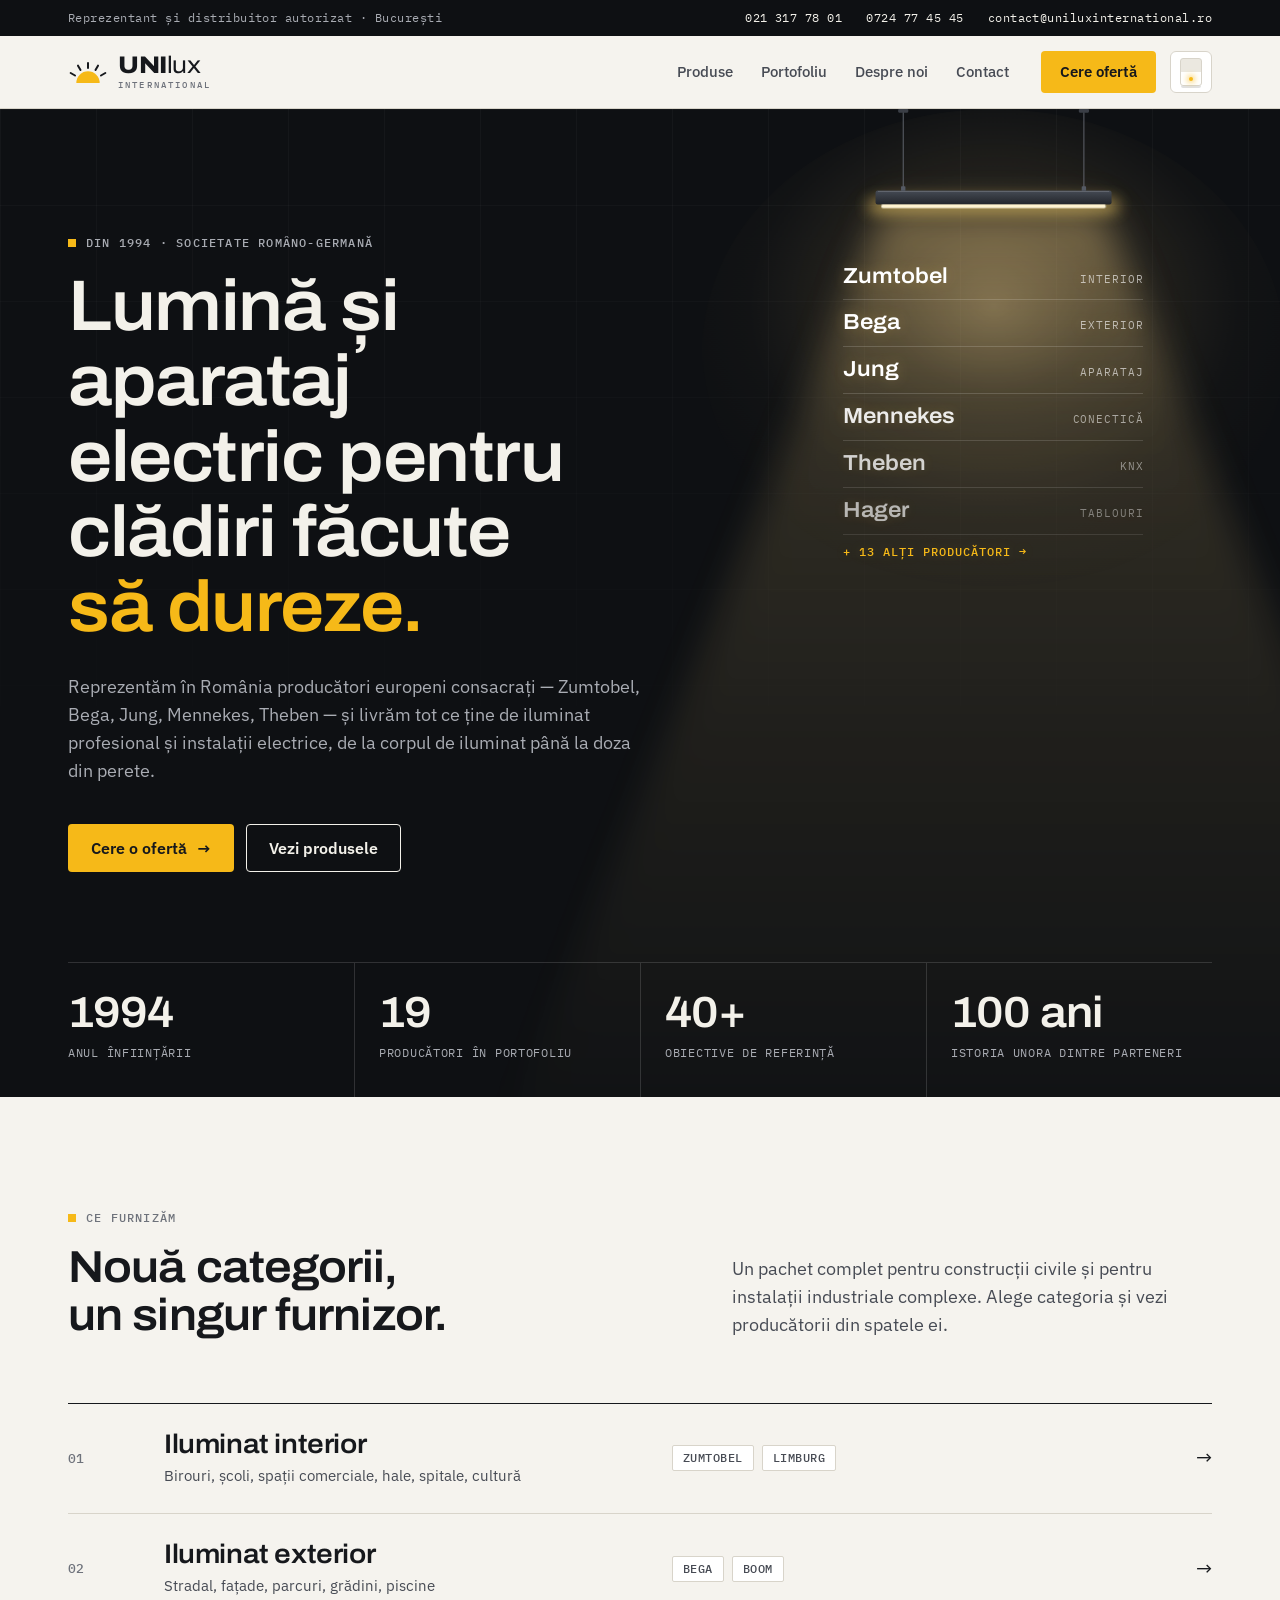
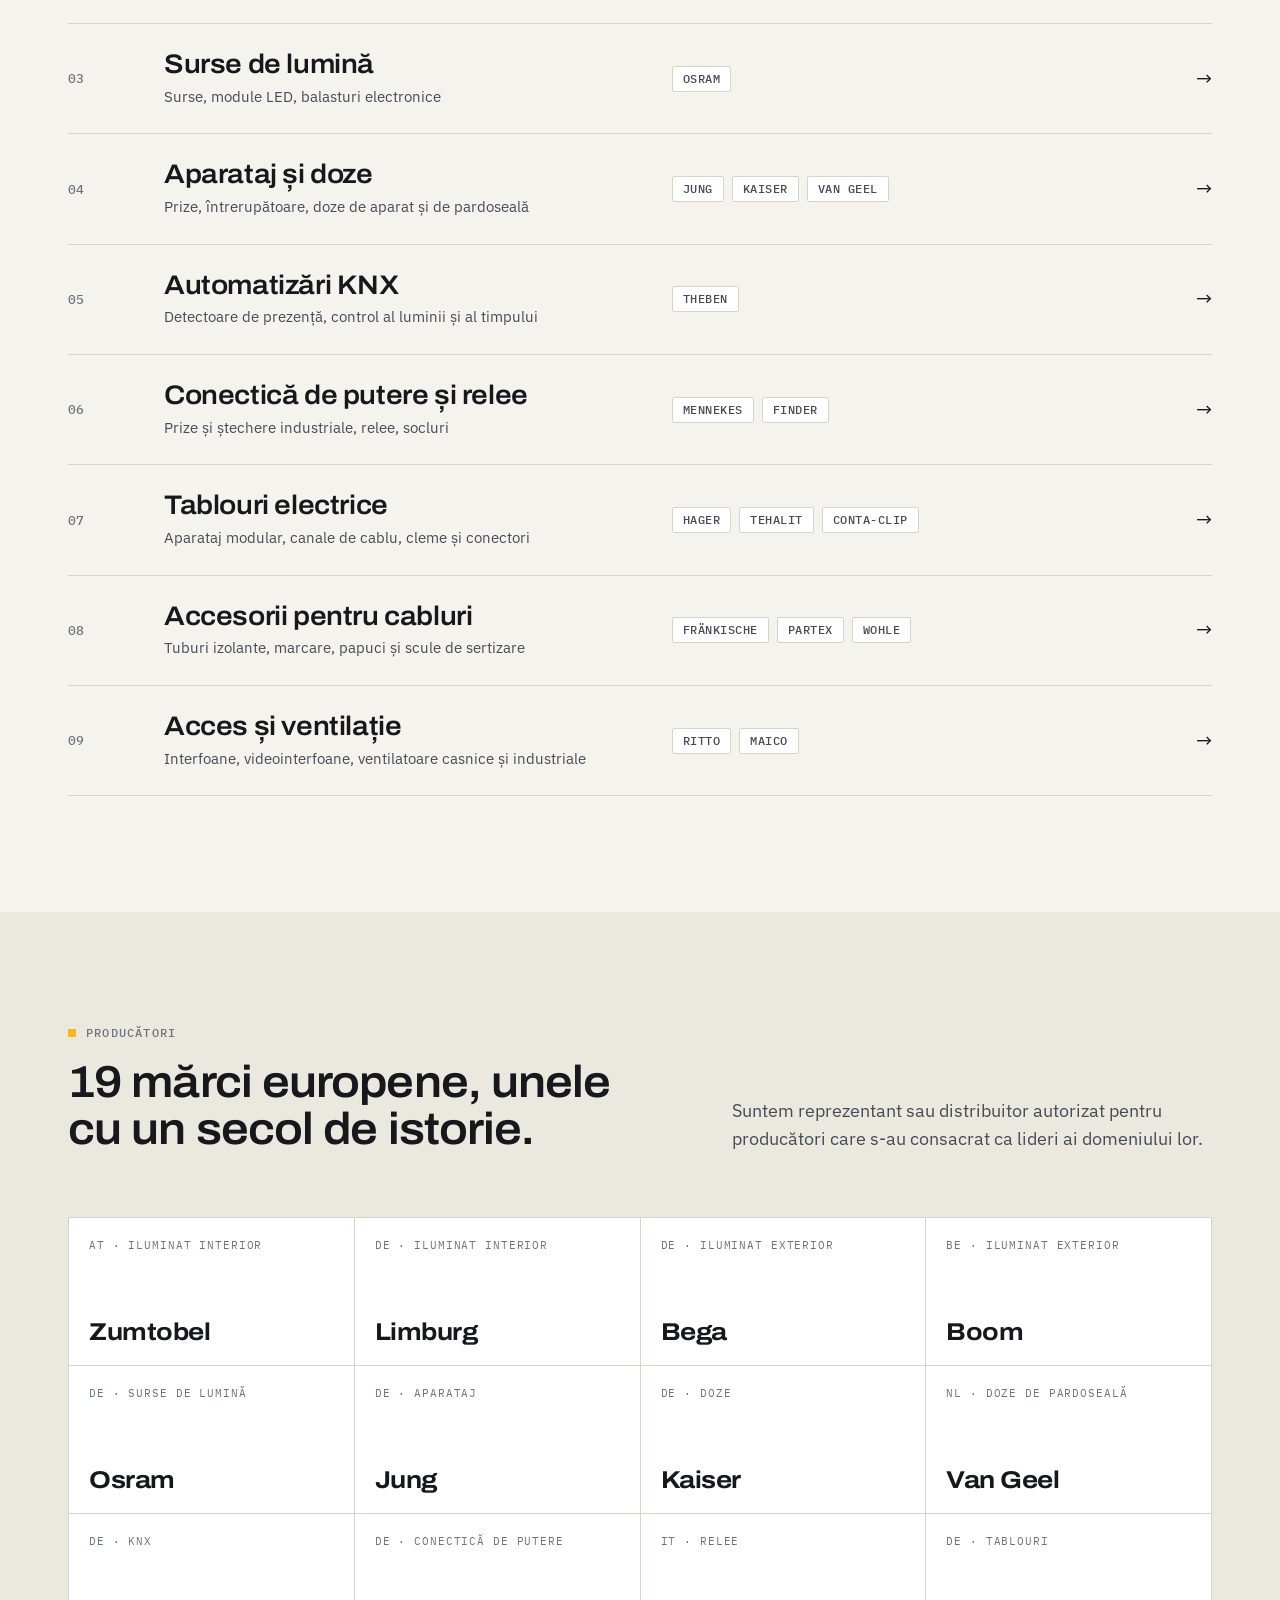
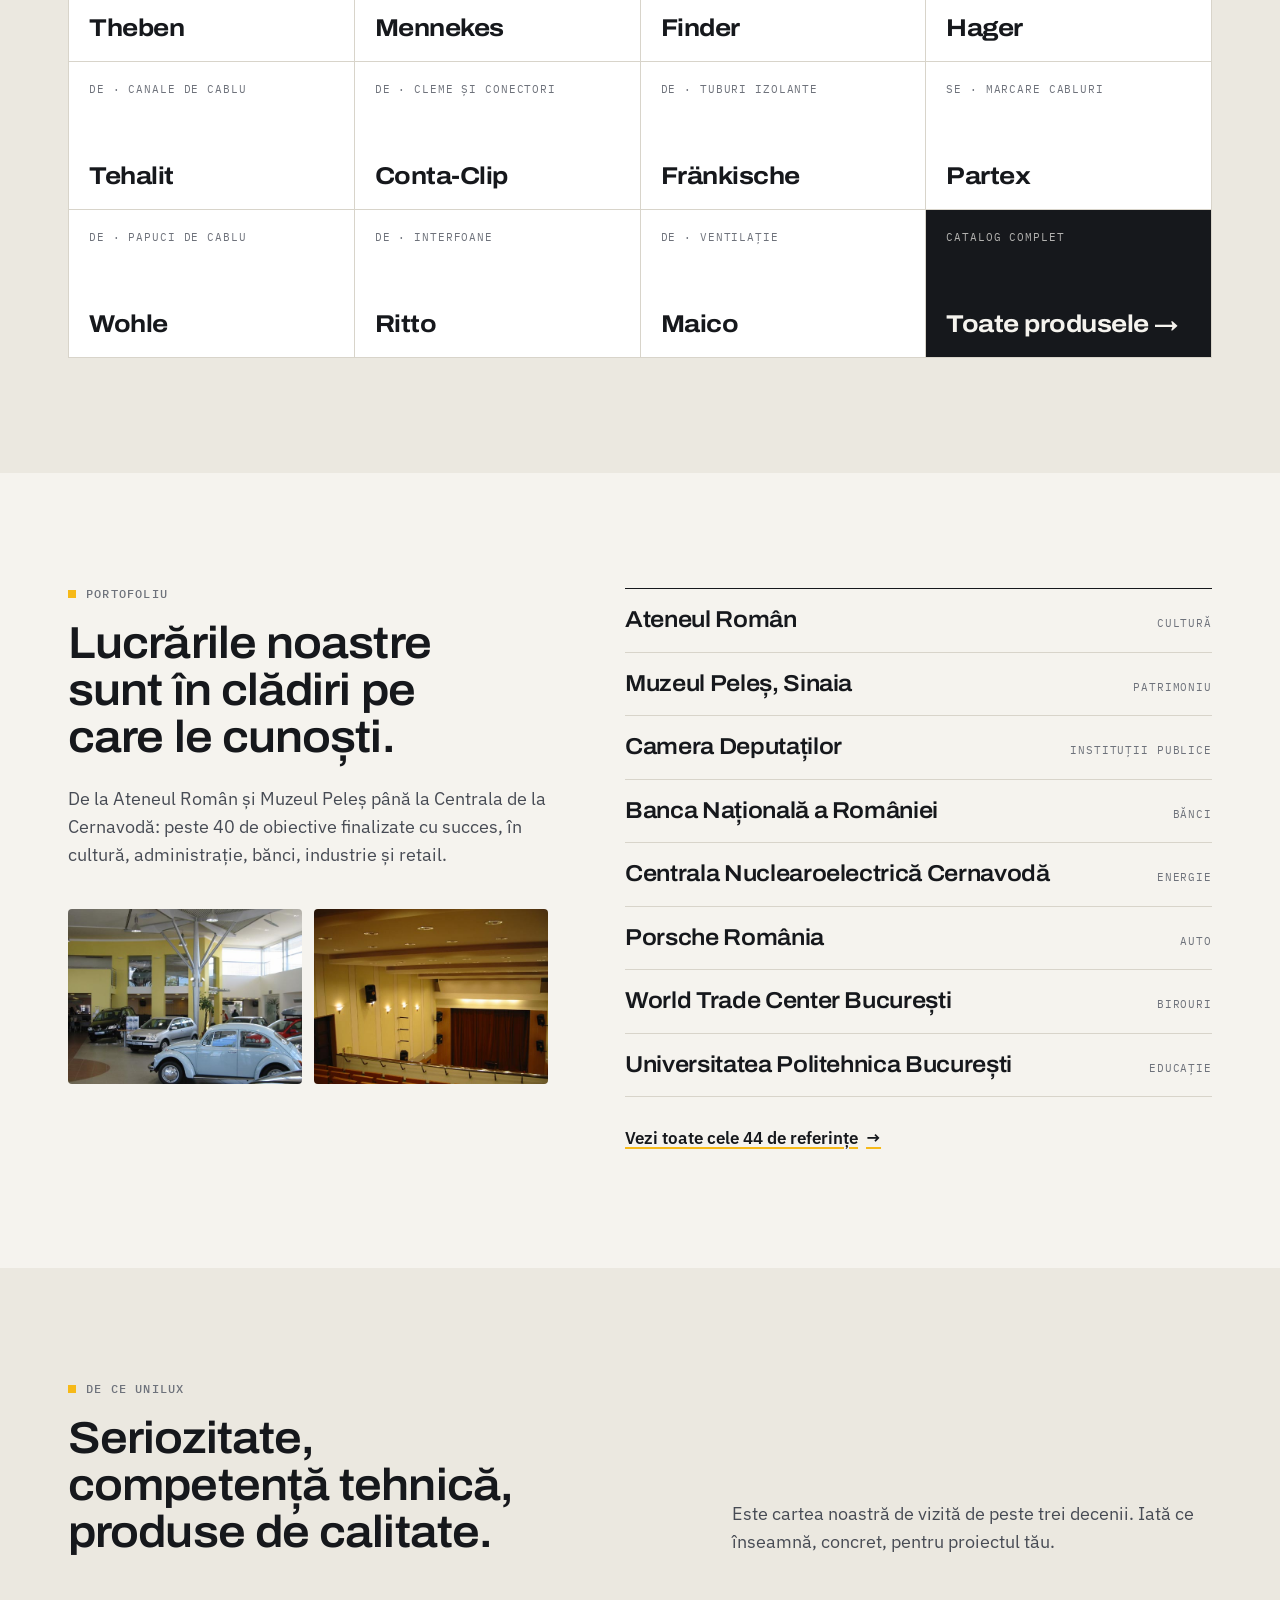
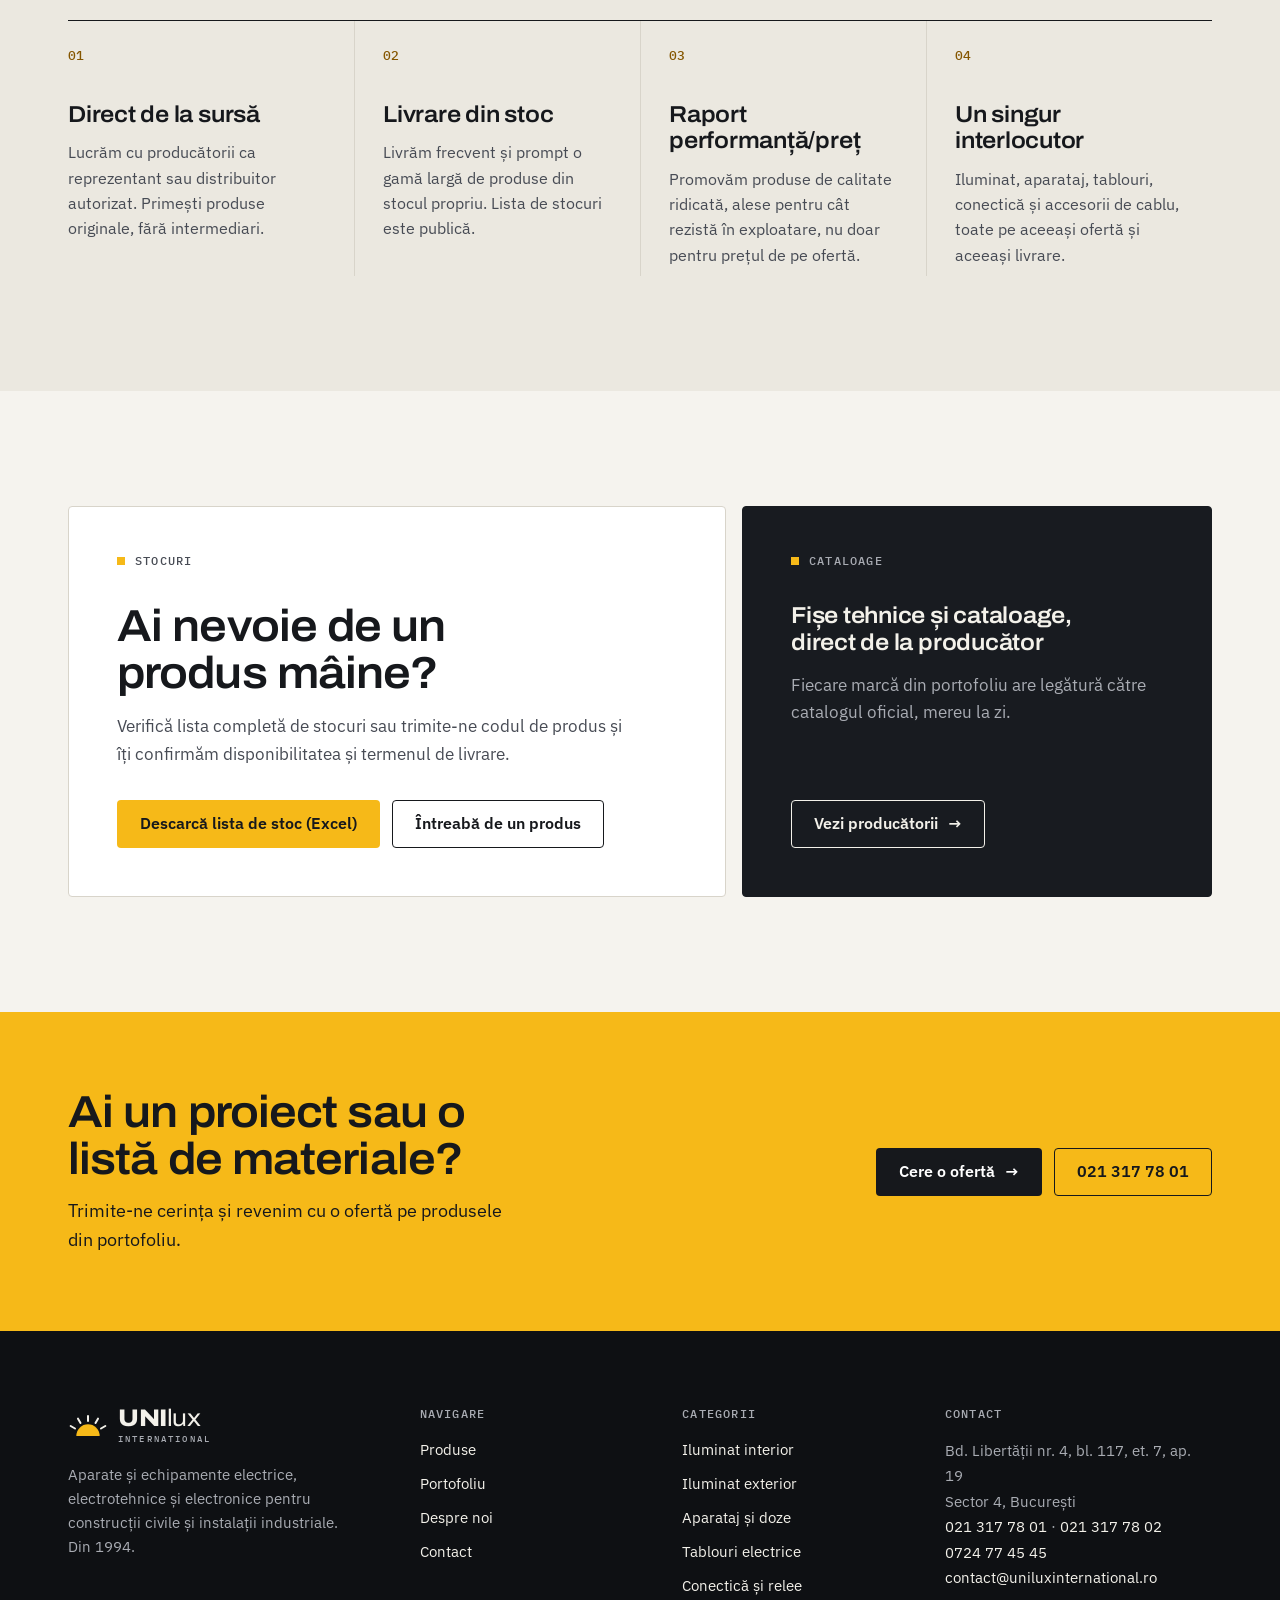
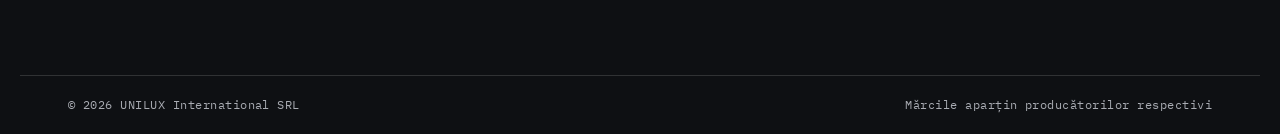
<file: index.html>
<!doctype html>
<html lang="ro">
<head>
  <meta charset="utf-8">
  <meta name="viewport" content="width=device-width, initial-scale=1">
  <title>UNILUX International — Iluminat profesional și aparataj electric, din 1994</title>
  <meta name="description" content="Distribuitor autorizat Zumtobel, Bega, Jung, Mennekes, Theben, Hager și alți producători europeni. Iluminat profesional, aparataj electric, tablouri și conectică pentru proiecte civile și industriale. București, din 1994.">
  <meta name="theme-color" content="#0e1013">
  <meta property="og:title" content="UNILUX International — Iluminat profesional și aparataj electric">
  <meta property="og:description" content="19 producători europeni, peste 40 de obiective de referință, din 1994.">
  <meta property="og:type" content="website">
  <meta property="og:locale" content="ro_RO">
  <link rel="icon" href="data:image/svg+xml,%3Csvg xmlns='http://www.w3.org/2000/svg' viewBox='0 0 48 48'%3E%3Crect width='48' height='48' rx='8' fill='%230e1013'/%3E%3Cpath d='M10 36a14 14 0 0 1 28 0z' fill='%23f6b918'/%3E%3Cg stroke='%23f3f1ea' stroke-width='2.6' stroke-linecap='round'%3E%3Cpath d='M24 18v-6M15 20.4l-3-5.2M33 20.4l3-5.2'/%3E%3C/g%3E%3C/svg%3E">
  <script>
    (function () {
      var t;
      try { t = localStorage.getItem("unilux-theme"); } catch (e) {}
      if (!t) t = window.matchMedia("(prefers-color-scheme: dark)").matches ? "dark" : "light";
      document.documentElement.setAttribute("data-theme", t);
      document.documentElement.classList.add("js");
    })();
  </script>
  <link rel="preconnect" href="https://fonts.googleapis.com">
  <link rel="preconnect" href="https://fonts.gstatic.com" crossorigin>
  <link href="https://fonts.googleapis.com/css2?family=Archivo:wdth,wght@62..125,400..800&family=IBM+Plex+Mono:wght@400;500&family=IBM+Plex+Sans:wght@400;500;600&display=swap" rel="stylesheet">
  <link rel="stylesheet" href="assets/css/style.css">
</head>
<body>
  <a class="skip" href="#continut">Sari la conținut</a>

  <div class="topbar">
    <div class="wrap topbar__inner">
      <span class="topbar__tag">Reprezentant și distribuitor autorizat · București</span>
      <div class="topbar__contacts">
        <a href="tel:+40213177801">021 317 78 01</a>
        <a href="tel:+40724774545">0724 77 45 45</a>
        <a href="mailto:contact@uniluxinternational.ro">contact@uniluxinternational.ro</a>
      </div>
    </div>
  </div>

  <header class="header">
    <div class="wrap header__inner">
      <a class="logo" href="index.html" aria-label="UNILUX International — pagina principală">
        <svg class="logo__mark" viewBox="0 0 48 32" aria-hidden="true">
          <path d="M10 30a14 14 0 0 1 28 0z"/>
          <line x1="39.6" y1="21" x2="44.8" y2="18"/>
          <line x1="33" y1="14.4" x2="36" y2="9.2"/>
          <line x1="24" y1="12" x2="24" y2="6"/>
          <line x1="15" y1="14.4" x2="12" y2="9.2"/>
          <line x1="8.4" y1="21" x2="3.2" y2="18"/>
        </svg>
        <span class="logo__text">
          <span class="logo__word"><b>UNI</b>lux</span>
          <span class="logo__sub">International</span>
        </span>
      </a>
      <nav class="nav" id="nav" aria-label="Meniu principal">
        <a href="produse.html">Produse</a>
        <a href="portofoliu.html">Portofoliu</a>
        <a href="despre.html">Despre noi</a>
        <a href="contact.html">Contact</a>
      </nav>
      <div class="header__actions">
        <a class="btn btn--primary" href="contact.html">Cere ofertă</a>
        <button class="lightswitch" type="button" aria-pressed="true" aria-label="Stinge lumina">
          <span class="lightswitch__rocker"></span>
        </button>
        <button class="menu-btn" type="button" aria-expanded="false" aria-controls="nav" aria-label="Meniu">
          <span></span><span></span><span></span>
        </button>
      </div>
    </div>
  </header>

  <main id="continut">

    <section class="hero">
      <div class="wrap">
        <div class="hero__grid">
          <div class="hero__copy">
            <p class="eyebrow">Din 1994 · societate româno-germană</p>
            <h1>Lumină și aparataj electric pentru clădiri făcute <em>să dureze.</em></h1>
            <p class="lead">Reprezentăm în România producători europeni consacrați — Zumtobel, Bega, Jung, Mennekes, Theben — și livrăm tot ce ține de iluminat profesional și instalații electrice, de la corpul de iluminat până la doza din perete.</p>
            <div class="hero__cta">
              <a class="btn btn--primary" href="contact.html">Cere o ofertă <span class="btn__arrow" aria-hidden="true">→</span></a>
              <a class="btn btn--ghost" href="produse.html">Vezi produsele</a>
            </div>
          </div>

          <div class="hero__stage">
            <svg class="hero__lamp" viewBox="0 0 600 640" aria-hidden="true">
              <defs>
                <linearGradient id="beam" x1="0" y1="0" x2="0" y2="1">
                  <stop offset="0" stop-color="#ffd98a" stop-opacity=".36"/>
                  <stop offset=".2" stop-color="#ffd98a" stop-opacity=".15"/>
                  <stop offset=".6" stop-color="#ffd98a" stop-opacity=".06"/>
                  <stop offset="1" stop-color="#ffd98a" stop-opacity="0"/>
                </linearGradient>
                <radialGradient id="haze" cx=".5" cy=".41" r=".6">
                  <stop offset="0" stop-color="#ffdf9a" stop-opacity=".3"/>
                  <stop offset=".3" stop-color="#ffd98a" stop-opacity=".12"/>
                  <stop offset=".7" stop-color="#ffd98a" stop-opacity=".02"/>
                  <stop offset="1" stop-color="#ffd98a" stop-opacity="0"/>
                </radialGradient>
                <linearGradient id="body" x1="0" y1="0" x2="0" y2="1">
                  <stop offset="0" stop-color="#454a54"/>
                  <stop offset="1" stop-color="#23262b"/>
                </linearGradient>
                <filter id="soft" x="-30%" y="-10%" width="160%" height="130%">
                  <feGaussianBlur stdDeviation="24"/>
                </filter>
                <filter id="halo" x="-20%" y="-600%" width="140%" height="1300%">
                  <feGaussianBlur stdDeviation="11"/>
                </filter>
              </defs>
              <!-- lumina: ceață difuză + con + halou -->
              <ellipse class="hero__haze" cx="300" cy="330" rx="400" ry="330" fill="url(#haze)"/>
              <polygon class="hero__beam" points="150,136 450,136 1018,1500 -418,1500" fill="url(#beam)" filter="url(#soft)"/>
              <rect class="hero__halo" x="130" y="126" width="340" height="14" fill="#ffd76a" opacity=".85" filter="url(#halo)"/>
              <!-- suspensie -->
              <rect x="169" y="0" width="14" height="5" rx="1.5" fill="#3a3e46"/>
              <rect x="417" y="0" width="14" height="5" rx="1.5" fill="#3a3e46"/>
              <line x1="176" y1="5" x2="176" y2="108" stroke="#6a6f79" stroke-width="1.2"/>
              <line x1="424" y1="5" x2="424" y2="108" stroke="#6a6f79" stroke-width="1.2"/>
              <rect x="173" y="106" width="6" height="7" rx="1" fill="#555a64"/>
              <rect x="421" y="106" width="6" height="7" rx="1" fill="#555a64"/>
              <!-- carcasă + difuzor (stins, apoi aprins) -->
              <rect x="138" y="112" width="324" height="19" rx="3" fill="url(#body)"/>
              <rect x="141" y="112.5" width="318" height="1.5" rx=".75" fill="#fff" opacity=".16"/>
              <rect x="146" y="131" width="308" height="5" rx="2" fill="#50545c"/>
              <rect class="hero__glow" x="146" y="131" width="308" height="5" rx="2" fill="#fff3cf"/>
            </svg>
            <ul class="hero__brands">
              <li><a href="produse.html#zumtobel">Zumtobel <span>interior</span></a></li>
              <li><a href="produse.html#bega">Bega <span>exterior</span></a></li>
              <li><a href="produse.html#jung">Jung <span>aparataj</span></a></li>
              <li><a href="produse.html#mennekes">Mennekes <span>conectică</span></a></li>
              <li><a href="produse.html#theben">Theben <span>KNX</span></a></li>
              <li><a href="produse.html#hager">Hager <span>tablouri</span></a></li>
              <li><a class="hero__more" href="produse.html">+ 13 alți producători →</a></li>
            </ul>
          </div>
        </div>

        <dl class="stats">
          <div><dt>1994</dt><dd>anul înființării</dd></div>
          <div><dt>19</dt><dd>producători în portofoliu</dd></div>
          <div><dt>40+</dt><dd>obiective de referință</dd></div>
          <div><dt>100 ani</dt><dd>istoria unora dintre parteneri</dd></div>
        </dl>
      </div>
    </section>

    <section class="section" id="categorii">
      <div class="wrap">
        <div class="section-head" data-reveal>
          <div>
            <p class="eyebrow">Ce furnizăm</p>
            <h2>Nouă categorii, un singur furnizor.</h2>
          </div>
          <p class="lead">Un pachet complet pentru construcții civile și pentru instalații industriale complexe. Alege categoria și vezi producătorii din spatele ei.</p>
        </div>

        <div class="index" data-reveal>
          <a class="index__row" href="produse.html#iluminat-interior">
            <span class="index__num">01</span>
            <span class="index__title">Iluminat interior<span class="index__desc">Birouri, școli, spații comerciale, hale, spitale, cultură</span></span>
            <span class="index__brands"><span class="tag">Zumtobel</span><span class="tag">Limburg</span></span>
            <span class="index__arrow" aria-hidden="true">→</span>
          </a>
          <a class="index__row" href="produse.html#iluminat-exterior">
            <span class="index__num">02</span>
            <span class="index__title">Iluminat exterior<span class="index__desc">Stradal, fațade, parcuri, grădini, piscine</span></span>
            <span class="index__brands"><span class="tag">Bega</span><span class="tag">Boom</span></span>
            <span class="index__arrow" aria-hidden="true">→</span>
          </a>
          <a class="index__row" href="produse.html#surse-de-lumina">
            <span class="index__num">03</span>
            <span class="index__title">Surse de lumină<span class="index__desc">Surse, module LED, balasturi electronice</span></span>
            <span class="index__brands"><span class="tag">Osram</span></span>
            <span class="index__arrow" aria-hidden="true">→</span>
          </a>
          <a class="index__row" href="produse.html#aparataj">
            <span class="index__num">04</span>
            <span class="index__title">Aparataj și doze<span class="index__desc">Prize, întrerupătoare, doze de aparat și de pardoseală</span></span>
            <span class="index__brands"><span class="tag">Jung</span><span class="tag">Kaiser</span><span class="tag">Van Geel</span></span>
            <span class="index__arrow" aria-hidden="true">→</span>
          </a>
          <a class="index__row" href="produse.html#automatizari">
            <span class="index__num">05</span>
            <span class="index__title">Automatizări KNX<span class="index__desc">Detectoare de prezență, control al luminii și al timpului</span></span>
            <span class="index__brands"><span class="tag">Theben</span></span>
            <span class="index__arrow" aria-hidden="true">→</span>
          </a>
          <a class="index__row" href="produse.html#conectica">
            <span class="index__num">06</span>
            <span class="index__title">Conectică de putere și relee<span class="index__desc">Prize și ștechere industriale, relee, socluri</span></span>
            <span class="index__brands"><span class="tag">Mennekes</span><span class="tag">Finder</span></span>
            <span class="index__arrow" aria-hidden="true">→</span>
          </a>
          <a class="index__row" href="produse.html#tablouri">
            <span class="index__num">07</span>
            <span class="index__title">Tablouri electrice<span class="index__desc">Aparataj modular, canale de cablu, cleme și conectori</span></span>
            <span class="index__brands"><span class="tag">Hager</span><span class="tag">Tehalit</span><span class="tag">Conta-Clip</span></span>
            <span class="index__arrow" aria-hidden="true">→</span>
          </a>
          <a class="index__row" href="produse.html#cabluri">
            <span class="index__num">08</span>
            <span class="index__title">Accesorii pentru cabluri<span class="index__desc">Tuburi izolante, marcare, papuci și scule de sertizare</span></span>
            <span class="index__brands"><span class="tag">Fränkische</span><span class="tag">Partex</span><span class="tag">Wohle</span></span>
            <span class="index__arrow" aria-hidden="true">→</span>
          </a>
          <a class="index__row" href="produse.html#acces-ventilatie">
            <span class="index__num">09</span>
            <span class="index__title">Acces și ventilație<span class="index__desc">Interfoane, videointerfoane, ventilatoare casnice și industriale</span></span>
            <span class="index__brands"><span class="tag">Ritto</span><span class="tag">Maico</span></span>
            <span class="index__arrow" aria-hidden="true">→</span>
          </a>
        </div>
      </div>
    </section>

    <section class="section section--tint" id="producatori">
      <div class="wrap">
        <div class="section-head" data-reveal>
          <div>
            <p class="eyebrow">Producători</p>
            <h2>19 mărci europene, unele cu un secol de istorie.</h2>
          </div>
          <p class="lead">Suntem reprezentant sau distribuitor autorizat pentru producători care s-au consacrat ca lideri ai domeniului lor.</p>
        </div>

        <div class="brandgrid" data-reveal>
          <a href="produse.html#zumtobel"><span class="brandgrid__meta">AT · Iluminat interior</span><span class="brandgrid__name">Zumtobel</span></a>
          <a href="produse.html#limburg"><span class="brandgrid__meta">DE · Iluminat interior</span><span class="brandgrid__name">Limburg</span></a>
          <a href="produse.html#bega"><span class="brandgrid__meta">DE · Iluminat exterior</span><span class="brandgrid__name">Bega</span></a>
          <a href="produse.html#boom"><span class="brandgrid__meta">BE · Iluminat exterior</span><span class="brandgrid__name">Boom</span></a>
          <a href="produse.html#osram"><span class="brandgrid__meta">DE · Surse de lumină</span><span class="brandgrid__name">Osram</span></a>
          <a href="produse.html#jung"><span class="brandgrid__meta">DE · Aparataj</span><span class="brandgrid__name">Jung</span></a>
          <a href="produse.html#kaiser"><span class="brandgrid__meta">DE · Doze</span><span class="brandgrid__name">Kaiser</span></a>
          <a href="produse.html#van-geel"><span class="brandgrid__meta">NL · Doze de pardoseală</span><span class="brandgrid__name">Van Geel</span></a>
          <a href="produse.html#theben"><span class="brandgrid__meta">DE · KNX</span><span class="brandgrid__name">Theben</span></a>
          <a href="produse.html#mennekes"><span class="brandgrid__meta">DE · Conectică de putere</span><span class="brandgrid__name">Mennekes</span></a>
          <a href="produse.html#finder"><span class="brandgrid__meta">IT · Relee</span><span class="brandgrid__name">Finder</span></a>
          <a href="produse.html#hager"><span class="brandgrid__meta">DE · Tablouri</span><span class="brandgrid__name">Hager</span></a>
          <a href="produse.html#tehalit"><span class="brandgrid__meta">DE · Canale de cablu</span><span class="brandgrid__name">Tehalit</span></a>
          <a href="produse.html#conta-clip"><span class="brandgrid__meta">DE · Cleme și conectori</span><span class="brandgrid__name">Conta-Clip</span></a>
          <a href="produse.html#frankische"><span class="brandgrid__meta">DE · Tuburi izolante</span><span class="brandgrid__name">Fränkische</span></a>
          <a href="produse.html#partex"><span class="brandgrid__meta">SE · Marcare cabluri</span><span class="brandgrid__name">Partex</span></a>
          <a href="produse.html#wohle"><span class="brandgrid__meta">DE · Papuci de cablu</span><span class="brandgrid__name">Wohle</span></a>
          <a href="produse.html#ritto"><span class="brandgrid__meta">DE · Interfoane</span><span class="brandgrid__name">Ritto</span></a>
          <a href="produse.html#maico"><span class="brandgrid__meta">DE · Ventilație</span><span class="brandgrid__name">Maico</span></a>
          <a class="brandgrid__all" href="produse.html"><span class="brandgrid__meta">Catalog complet</span><span class="brandgrid__name">Toate produsele →</span></a>
        </div>
      </div>
    </section>

    <section class="section" id="referinte">
      <div class="wrap refs">
        <div class="refs__intro" data-reveal>
          <p class="eyebrow">Portofoliu</p>
          <h2>Lucrările noastre sunt în clădiri pe care le cunoști.</h2>
          <p class="lead">De la Ateneul Român și Muzeul Peleș până la Centrala de la Cernavodă: peste 40 de obiective finalizate cu succes, în cultură, administrație, bănci, industrie și retail.</p>
          <div class="refs__photos">
            <img src="assets/img/portofoliu-showroom.jpg" alt="Showroom auto cu iluminat general suspendat" width="600" height="450" loading="lazy">
            <img src="assets/img/portofoliu-amfiteatru.jpg" alt="Sală de conferințe cu spoturi încastrate și aplice de perete" width="600" height="450" loading="lazy">
          </div>
        </div>

        <div data-reveal>
          <ul class="reflist">
            <li><strong>Ateneul Român</strong><span>Cultură</span></li>
            <li><strong>Muzeul Peleș, Sinaia</strong><span>Patrimoniu</span></li>
            <li><strong>Camera Deputaților</strong><span>Instituții publice</span></li>
            <li><strong>Banca Națională a României</strong><span>Bănci</span></li>
            <li><strong>Centrala Nuclearoelectrică Cernavodă</strong><span>Energie</span></li>
            <li><strong>Porsche România</strong><span>Auto</span></li>
            <li><strong>World Trade Center București</strong><span>Birouri</span></li>
            <li><strong>Universitatea Politehnica București</strong><span>Educație</span></li>
          </ul>
          <p class="refs__more"><a class="link-arrow" href="portofoliu.html">Vezi toate cele 44 de referințe <span aria-hidden="true">→</span></a></p>
        </div>
      </div>
    </section>

    <section class="section section--tint" id="de-ce">
      <div class="wrap">
        <div class="section-head" data-reveal>
          <div>
            <p class="eyebrow">De ce UNILUX</p>
            <h2>Seriozitate, competență tehnică, produse de calitate.</h2>
          </div>
          <p class="lead">Este cartea noastră de vizită de peste trei decenii. Iată ce înseamnă, concret, pentru proiectul tău.</p>
        </div>

        <ul class="reasons" data-reveal>
          <li>
            <span class="reasons__num">01</span>
            <h3>Direct de la sursă</h3>
            <p>Lucrăm cu producătorii ca reprezentant sau distribuitor autorizat. Primești produse originale, fără intermediari.</p>
          </li>
          <li>
            <span class="reasons__num">02</span>
            <h3>Livrare din stoc</h3>
            <p>Livrăm frecvent și prompt o gamă largă de produse din stocul propriu. Lista de stocuri este publică.</p>
          </li>
          <li>
            <span class="reasons__num">03</span>
            <h3>Raport performanță/preț</h3>
            <p>Promovăm produse de calitate ridicată, alese pentru cât rezistă în exploatare, nu doar pentru prețul de pe ofertă.</p>
          </li>
          <li>
            <span class="reasons__num">04</span>
            <h3>Un singur interlocutor</h3>
            <p>Iluminat, aparataj, tablouri, conectică și accesorii de cablu, toate pe aceeași ofertă și aceeași livrare.</p>
          </li>
        </ul>
      </div>
    </section>

    <section class="section" id="stoc">
      <div class="wrap duo">
        <div class="card" data-reveal>
          <p class="eyebrow">Stocuri</p>
          <h2>Ai nevoie de un produs mâine?</h2>
          <p>Verifică lista completă de stocuri sau trimite-ne codul de produs și îți confirmăm disponibilitatea și termenul de livrare.</p>
          <div class="card__actions">
            <a class="btn btn--primary" href="https://www.uniluxinternational.ro/STOCURI/stocuri.xls">Descarcă lista de stoc (Excel)</a>
            <a class="btn btn--ghost" href="contact.html">Întreabă de un produs</a>
          </div>
        </div>
        <div class="card card--night" data-reveal>
          <p class="eyebrow">Cataloage</p>
          <h3>Fișe tehnice și cataloage, direct de la producător</h3>
          <p>Fiecare marcă din portofoliu are legătură către catalogul oficial, mereu la zi.</p>
          <div class="card__actions">
            <a class="btn btn--ghost" href="produse.html">Vezi producătorii <span aria-hidden="true">→</span></a>
          </div>
        </div>
      </div>
    </section>

    <section class="cta">
      <div class="wrap cta__inner">
        <div>
          <h2>Ai un proiect sau o listă de materiale?</h2>
          <p>Trimite-ne cerința și revenim cu o ofertă pe produsele din portofoliu.</p>
        </div>
        <div class="cta__actions">
          <a class="btn btn--dark" href="contact.html">Cere o ofertă <span class="btn__arrow" aria-hidden="true">→</span></a>
          <a class="btn btn--ghost" href="tel:+40213177801">021 317 78 01</a>
        </div>
      </div>
    </section>

  </main>

  <footer class="footer">
    <div class="wrap footer__grid">
      <div>
        <a class="logo" href="index.html" aria-label="UNILUX International — pagina principală">
          <svg class="logo__mark" viewBox="0 0 48 32" aria-hidden="true">
            <path d="M10 30a14 14 0 0 1 28 0z"/>
            <line x1="39.6" y1="21" x2="44.8" y2="18"/>
            <line x1="33" y1="14.4" x2="36" y2="9.2"/>
            <line x1="24" y1="12" x2="24" y2="6"/>
            <line x1="15" y1="14.4" x2="12" y2="9.2"/>
            <line x1="8.4" y1="21" x2="3.2" y2="18"/>
          </svg>
          <span class="logo__text">
            <span class="logo__word"><b>UNI</b>lux</span>
            <span class="logo__sub">International</span>
          </span>
        </a>
        <p>Aparate și echipamente electrice, electrotehnice și electronice pentru construcții civile și instalații industriale. Din 1994.</p>
      </div>
      <div>
        <h4>Navigare</h4>
        <ul>
          <li><a href="produse.html">Produse</a></li>
          <li><a href="portofoliu.html">Portofoliu</a></li>
          <li><a href="despre.html">Despre noi</a></li>
          <li><a href="contact.html">Contact</a></li>
        </ul>
      </div>
      <div>
        <h4>Categorii</h4>
        <ul>
          <li><a href="produse.html#iluminat-interior">Iluminat interior</a></li>
          <li><a href="produse.html#iluminat-exterior">Iluminat exterior</a></li>
          <li><a href="produse.html#aparataj">Aparataj și doze</a></li>
          <li><a href="produse.html#tablouri">Tablouri electrice</a></li>
          <li><a href="produse.html#conectica">Conectică și relee</a></li>
        </ul>
      </div>
      <div>
        <h4>Contact</h4>
        <address>
          Bd. Libertății nr. 4, bl. 117, et. 7, ap. 19<br>
          Sector 4, București<br>
          <a href="tel:+40213177801">021 317 78 01</a> · <a href="tel:+40213177802">021 317 78 02</a><br>
          <a href="tel:+40724774545">0724 77 45 45</a><br>
          <a href="mailto:contact@uniluxinternational.ro">contact@uniluxinternational.ro</a>
        </address>
      </div>
    </div>
    <div class="wrap footer__bottom">
      <span>© <span id="year">2026</span> UNILUX International SRL</span>
      <span>Mărcile aparțin producătorilor respectivi</span>
    </div>
  </footer>

  <script src="assets/js/main.js"></script>
</body>
</html>
</file>
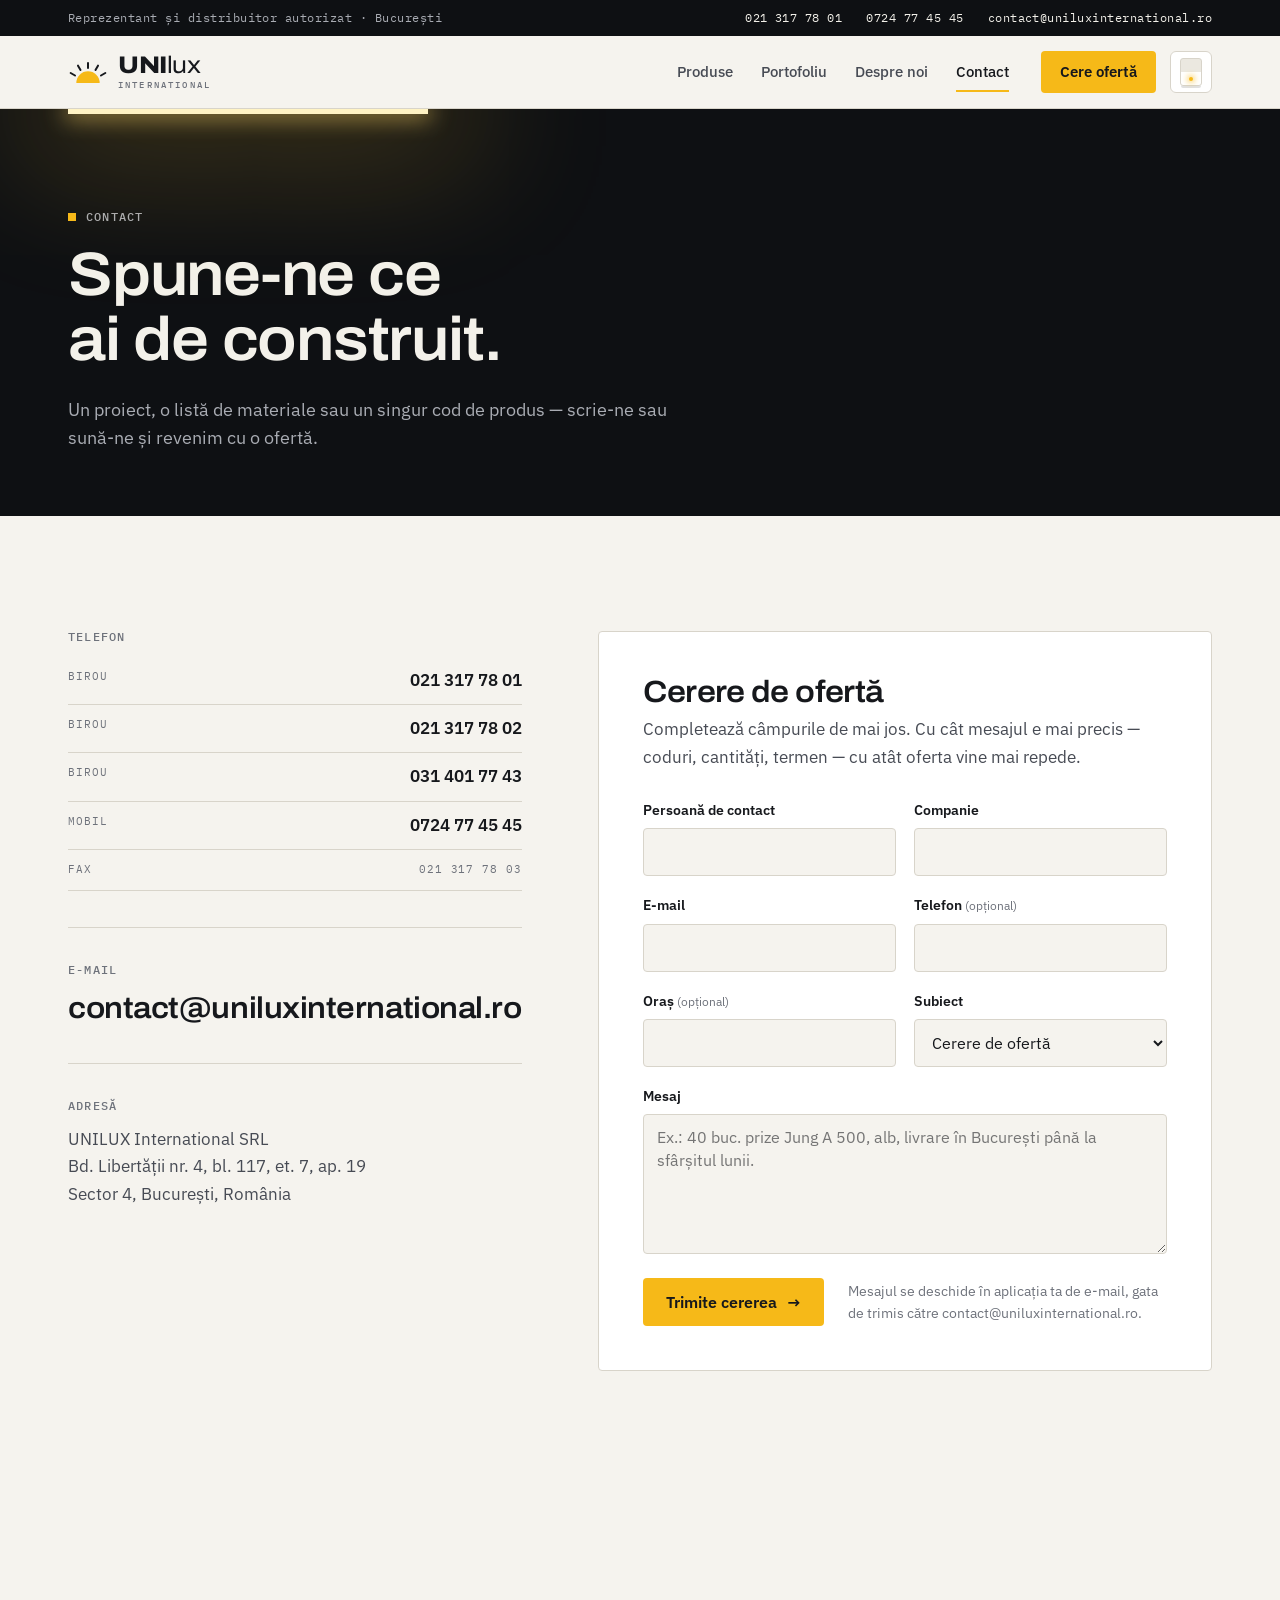
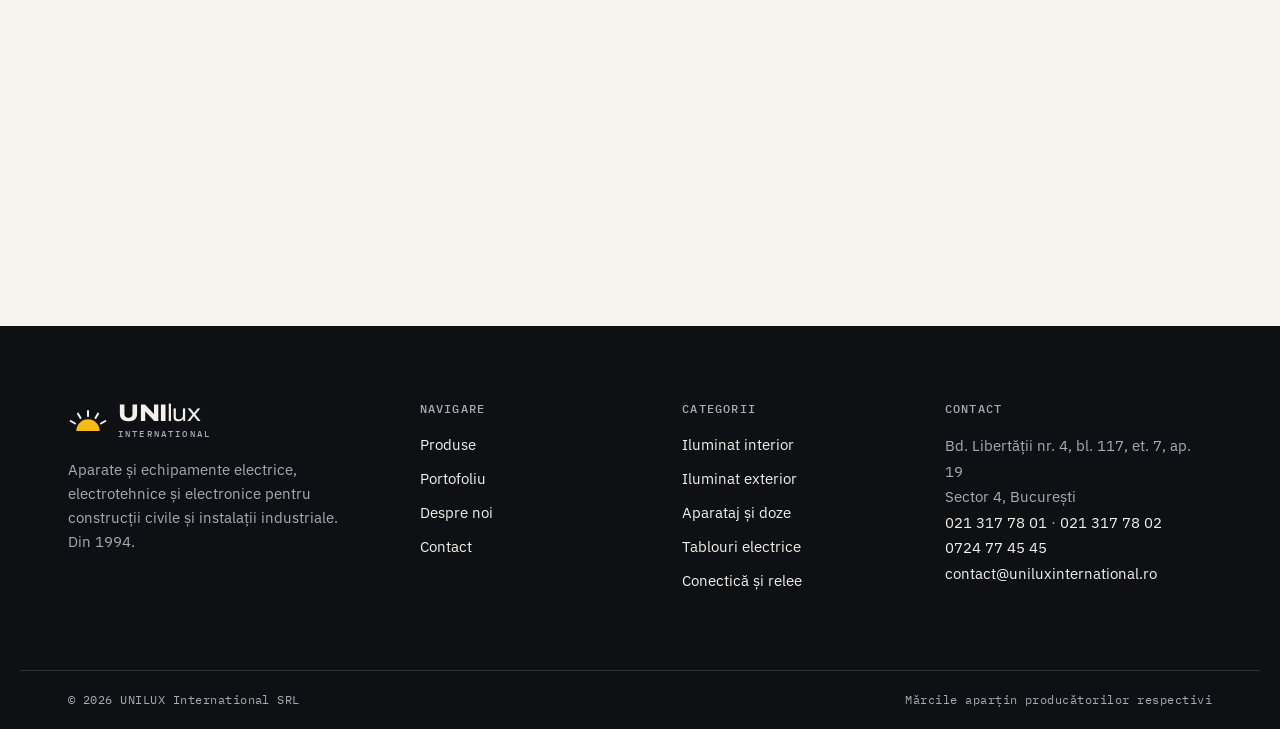
<file: contact.html>
<!doctype html>
<html lang="ro">
<head>
  <meta charset="utf-8">
  <meta name="viewport" content="width=device-width, initial-scale=1">
  <title>Contact și cerere de ofertă — UNILUX International</title>
  <meta name="description" content="UNILUX International SRL, Bd. Libertății nr. 4, Sector 4, București. Telefon 021 317 78 01, e-mail contact@uniluxinternational.ro. Trimite o cerere de ofertă.">
  <meta name="theme-color" content="#0e1013">
  <link rel="icon" href="data:image/svg+xml,%3Csvg xmlns='http://www.w3.org/2000/svg' viewBox='0 0 48 48'%3E%3Crect width='48' height='48' rx='8' fill='%230e1013'/%3E%3Cpath d='M10 36a14 14 0 0 1 28 0z' fill='%23f6b918'/%3E%3Cg stroke='%23f3f1ea' stroke-width='2.6' stroke-linecap='round'%3E%3Cpath d='M24 18v-6M15 20.4l-3-5.2M33 20.4l3-5.2'/%3E%3C/g%3E%3C/svg%3E">
  <script>
    (function () {
      var t;
      try { t = localStorage.getItem("unilux-theme"); } catch (e) {}
      if (!t) t = window.matchMedia("(prefers-color-scheme: dark)").matches ? "dark" : "light";
      document.documentElement.setAttribute("data-theme", t);
      document.documentElement.classList.add("js");
    })();
  </script>
  <link rel="preconnect" href="https://fonts.googleapis.com">
  <link rel="preconnect" href="https://fonts.gstatic.com" crossorigin>
  <link href="https://fonts.googleapis.com/css2?family=Archivo:wdth,wght@62..125,400..800&family=IBM+Plex+Mono:wght@400;500&family=IBM+Plex+Sans:wght@400;500;600&display=swap" rel="stylesheet">
  <link rel="stylesheet" href="assets/css/style.css">
</head>
<body>
  <a class="skip" href="#continut">Sari la conținut</a>

  <div class="topbar">
    <div class="wrap topbar__inner">
      <span class="topbar__tag">Reprezentant și distribuitor autorizat · București</span>
      <div class="topbar__contacts">
        <a href="tel:+40213177801">021 317 78 01</a>
        <a href="tel:+40724774545">0724 77 45 45</a>
        <a href="mailto:contact@uniluxinternational.ro">contact@uniluxinternational.ro</a>
      </div>
    </div>
  </div>

  <header class="header">
    <div class="wrap header__inner">
      <a class="logo" href="index.html" aria-label="UNILUX International — pagina principală">
        <svg class="logo__mark" viewBox="0 0 48 32" aria-hidden="true">
          <path d="M10 30a14 14 0 0 1 28 0z"/>
          <line x1="39.6" y1="21" x2="44.8" y2="18"/>
          <line x1="33" y1="14.4" x2="36" y2="9.2"/>
          <line x1="24" y1="12" x2="24" y2="6"/>
          <line x1="15" y1="14.4" x2="12" y2="9.2"/>
          <line x1="8.4" y1="21" x2="3.2" y2="18"/>
        </svg>
        <span class="logo__text">
          <span class="logo__word"><b>UNI</b>lux</span>
          <span class="logo__sub">International</span>
        </span>
      </a>
      <nav class="nav" id="nav" aria-label="Meniu principal">
        <a href="produse.html">Produse</a>
        <a href="portofoliu.html">Portofoliu</a>
        <a href="despre.html">Despre noi</a>
        <a href="contact.html" aria-current="page">Contact</a>
      </nav>
      <div class="header__actions">
        <a class="btn btn--primary" href="#contact-form">Cere ofertă</a>
        <button class="lightswitch" type="button" aria-pressed="true" aria-label="Stinge lumina">
          <span class="lightswitch__rocker"></span>
        </button>
        <button class="menu-btn" type="button" aria-expanded="false" aria-controls="nav" aria-label="Meniu">
          <span></span><span></span><span></span>
        </button>
      </div>
    </div>
  </header>

  <main id="continut">

    <section class="pagehead">
      <div class="wrap pagehead__inner">
        <p class="eyebrow">Contact</p>
        <h1>Spune-ne ce ai de construit.</h1>
        <p class="lead">Un proiect, o listă de materiale sau un singur cod de produs — scrie-ne sau sună-ne și revenim cu o ofertă.</p>
      </div>
    </section>

    <section class="section">
      <div class="wrap contact">

        <div>
          <div class="contact__block">
            <h2>Telefon</h2>
            <ul class="phones">
              <li><span>Birou</span><a href="tel:+40213177801">021 317 78 01</a></li>
              <li><span>Birou</span><a href="tel:+40213177802">021 317 78 02</a></li>
              <li><span>Birou</span><a href="tel:+40314017743">031 401 77 43</a></li>
              <li><span>Mobil</span><a href="tel:+40724774545">0724 77 45 45</a></li>
              <li><span>Fax</span><span>021 317 78 03</span></li>
            </ul>
          </div>
          <div class="contact__block">
            <h2>E-mail</h2>
            <p class="contact__big"><a href="mailto:contact@uniluxinternational.ro">contact@<wbr>uniluxinternational.ro</a></p>
          </div>
          <div class="contact__block">
            <h2>Adresă</h2>
            <address>
              UNILUX International SRL<br>
              Bd. Libertății nr. 4, bl. 117, et. 7, ap. 19<br>
              Sector 4, București, România
            </address>
          </div>
        </div>

        <form class="form" id="contact-form">
          <h2>Cerere de ofertă</h2>
          <p>Completează câmpurile de mai jos. Cu cât mesajul e mai precis — coduri, cantități, termen — cu atât oferta vine mai repede.</p>
          <div class="form__grid">
            <div class="field">
              <label for="nume">Persoană de contact</label>
              <input id="nume" name="nume" type="text" autocomplete="name" required>
            </div>
            <div class="field">
              <label for="companie">Companie</label>
              <input id="companie" name="companie" type="text" autocomplete="organization">
            </div>
            <div class="field">
              <label for="email">E-mail</label>
              <input id="email" name="email" type="email" autocomplete="email" required>
            </div>
            <div class="field">
              <label for="telefon">Telefon <small>(opțional)</small></label>
              <input id="telefon" name="telefon" type="tel" autocomplete="tel">
            </div>
            <div class="field">
              <label for="oras">Oraș <small>(opțional)</small></label>
              <input id="oras" name="oras" type="text" autocomplete="address-level2">
            </div>
            <div class="field">
              <label for="subiect">Subiect</label>
              <select id="subiect" name="subiect">
                <option>Cerere de ofertă</option>
                <option>Verificare stoc</option>
                <option>Informații tehnice</option>
                <option>Alt subiect</option>
              </select>
            </div>
            <div class="field field--full">
              <label for="mesaj">Mesaj</label>
              <textarea id="mesaj" name="mesaj" required placeholder="Ex.: 40 buc. prize Jung A 500, alb, livrare în București până la sfârșitul lunii."></textarea>
            </div>
          </div>
          <div class="form__foot">
            <button class="btn btn--primary" type="submit">Trimite cererea <span class="btn__arrow" aria-hidden="true">→</span></button>
            <p class="form__note">Mesajul se deschide în aplicația ta de e-mail, gata de trimis către contact@uniluxinternational.ro.</p>
          </div>
          <p class="form__status" id="form-status" role="status" hidden>Mesajul a fost pregătit în aplicația ta de e-mail. Dacă nu s-a deschis nimic, scrie-ne direct la <a href="mailto:contact@uniluxinternational.ro">contact@uniluxinternational.ro</a>.</p>
        </form>

      </div>
    </section>

    <iframe class="map" title="Hartă: Bd. Libertății nr. 4, București" loading="lazy" referrerpolicy="no-referrer-when-downgrade" src="https://www.google.com/maps?q=Bulevardul+Libert%C4%83%C8%9Bii+4,+Bucure%C8%99ti&z=16&output=embed"></iframe>

  </main>

  <footer class="footer">
    <div class="wrap footer__grid">
      <div>
        <a class="logo" href="index.html" aria-label="UNILUX International — pagina principală">
          <svg class="logo__mark" viewBox="0 0 48 32" aria-hidden="true">
            <path d="M10 30a14 14 0 0 1 28 0z"/>
            <line x1="39.6" y1="21" x2="44.8" y2="18"/>
            <line x1="33" y1="14.4" x2="36" y2="9.2"/>
            <line x1="24" y1="12" x2="24" y2="6"/>
            <line x1="15" y1="14.4" x2="12" y2="9.2"/>
            <line x1="8.4" y1="21" x2="3.2" y2="18"/>
          </svg>
          <span class="logo__text">
            <span class="logo__word"><b>UNI</b>lux</span>
            <span class="logo__sub">International</span>
          </span>
        </a>
        <p>Aparate și echipamente electrice, electrotehnice și electronice pentru construcții civile și instalații industriale. Din 1994.</p>
      </div>
      <div>
        <h4>Navigare</h4>
        <ul>
          <li><a href="produse.html">Produse</a></li>
          <li><a href="portofoliu.html">Portofoliu</a></li>
          <li><a href="despre.html">Despre noi</a></li>
          <li><a href="contact.html">Contact</a></li>
        </ul>
      </div>
      <div>
        <h4>Categorii</h4>
        <ul>
          <li><a href="produse.html#iluminat-interior">Iluminat interior</a></li>
          <li><a href="produse.html#iluminat-exterior">Iluminat exterior</a></li>
          <li><a href="produse.html#aparataj">Aparataj și doze</a></li>
          <li><a href="produse.html#tablouri">Tablouri electrice</a></li>
          <li><a href="produse.html#conectica">Conectică și relee</a></li>
        </ul>
      </div>
      <div>
        <h4>Contact</h4>
        <address>
          Bd. Libertății nr. 4, bl. 117, et. 7, ap. 19<br>
          Sector 4, București<br>
          <a href="tel:+40213177801">021 317 78 01</a> · <a href="tel:+40213177802">021 317 78 02</a><br>
          <a href="tel:+40724774545">0724 77 45 45</a><br>
          <a href="mailto:contact@uniluxinternational.ro">contact@uniluxinternational.ro</a>
        </address>
      </div>
    </div>
    <div class="wrap footer__bottom">
      <span>© <span id="year">2026</span> UNILUX International SRL</span>
      <span>Mărcile aparțin producătorilor respectivi</span>
    </div>
  </footer>

  <script src="assets/js/main.js"></script>
</body>
</html>
</file>
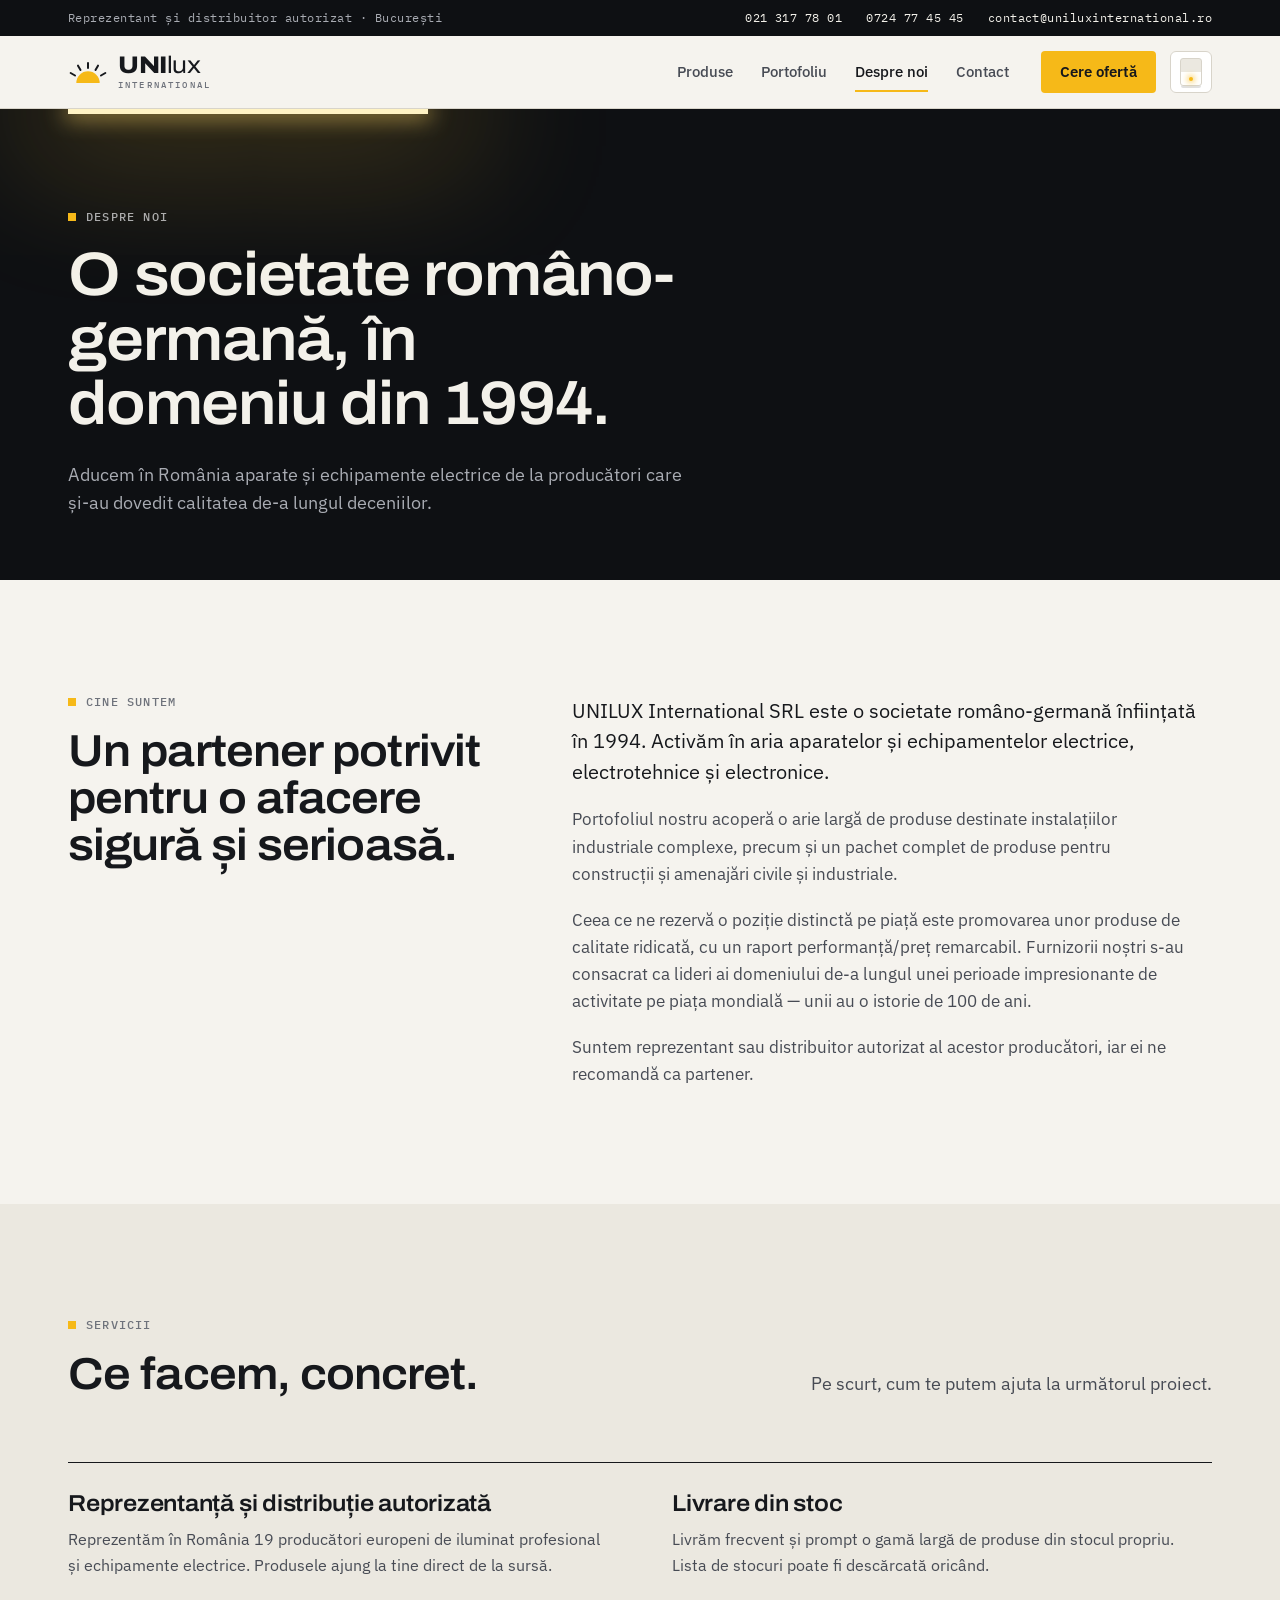
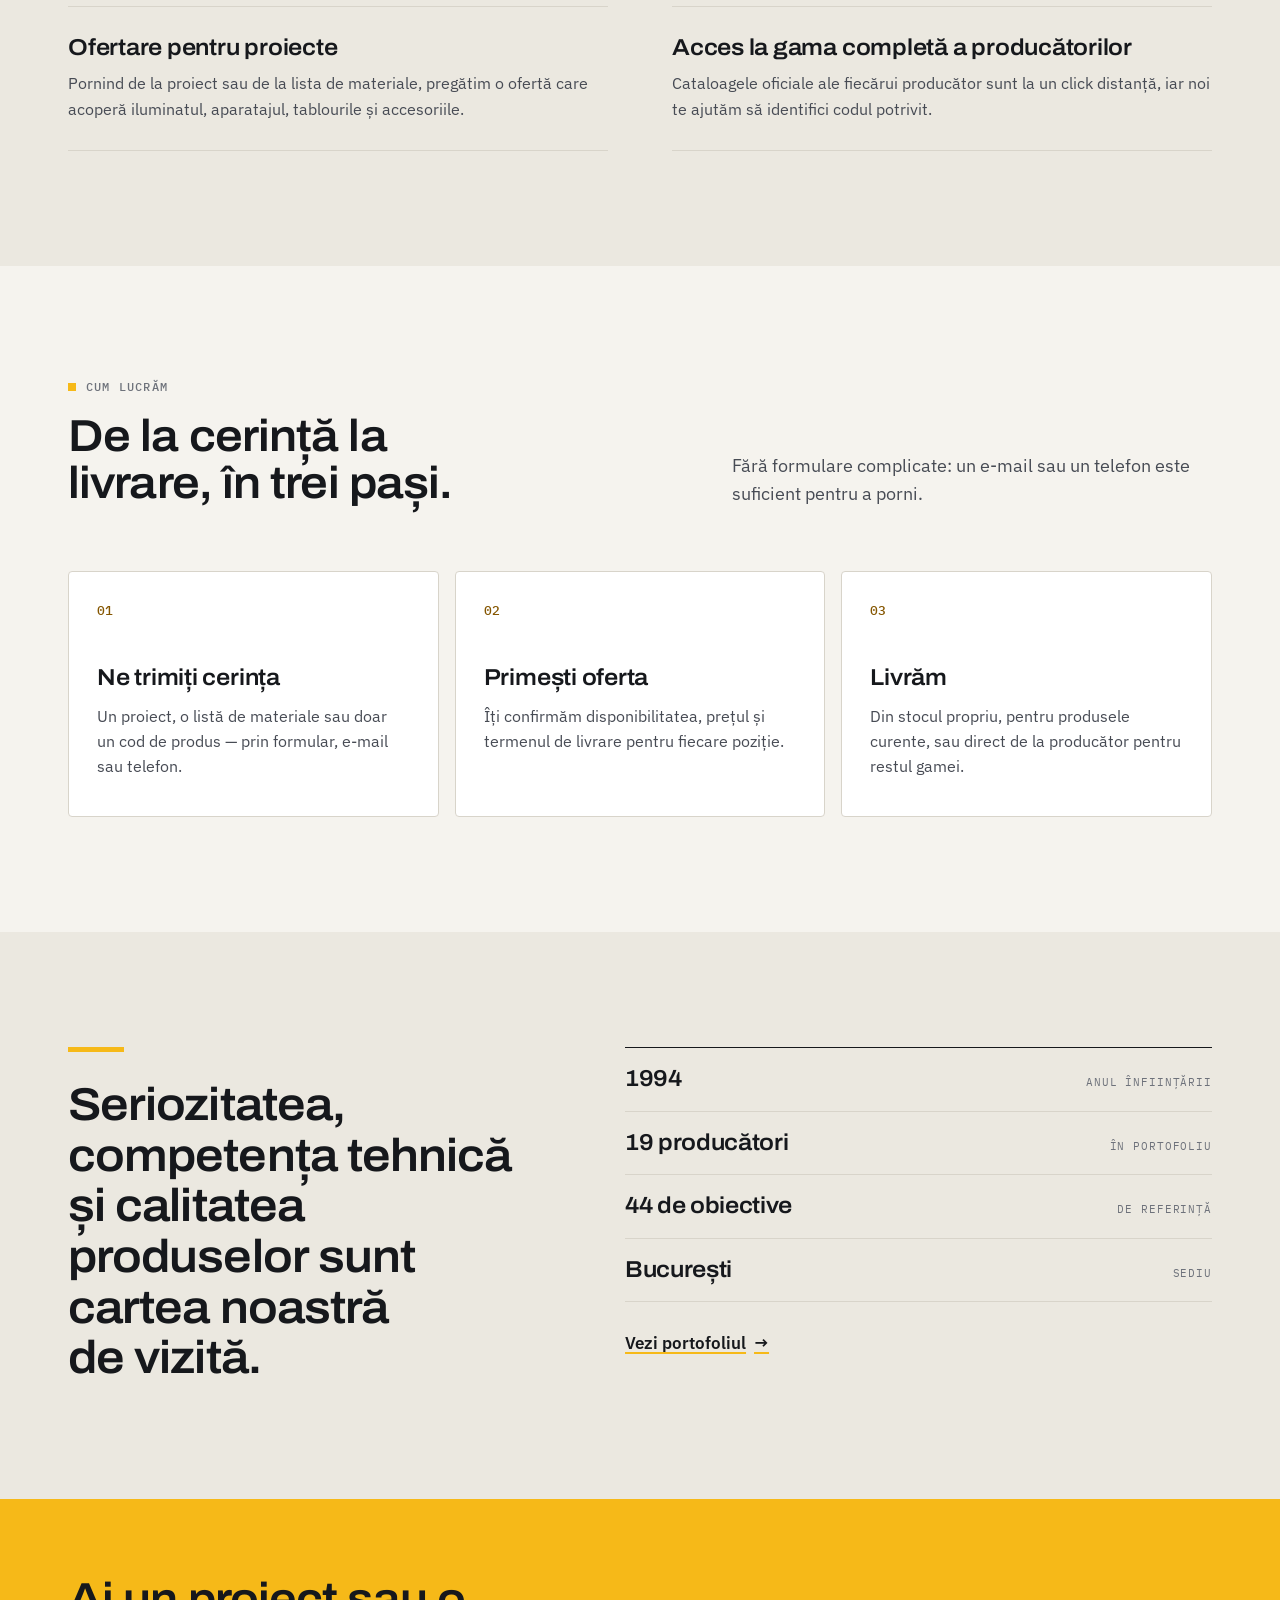
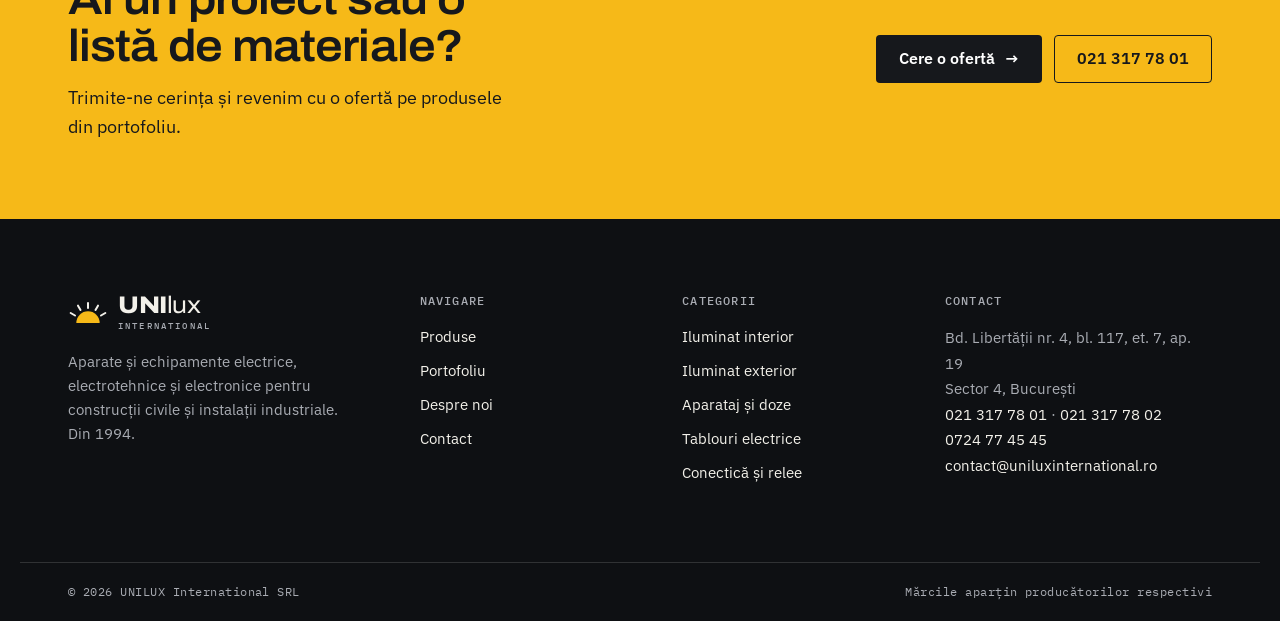
<file: despre.html>
<!doctype html>
<html lang="ro">
<head>
  <meta charset="utf-8">
  <meta name="viewport" content="width=device-width, initial-scale=1">
  <title>Despre noi — UNILUX International, societate româno-germană din 1994</title>
  <meta name="description" content="UNILUX International SRL este o societate româno-germană înființată în 1994, reprezentant și distribuitor autorizat pentru 19 producători europeni de iluminat profesional și echipamente electrice.">
  <meta name="theme-color" content="#0e1013">
  <link rel="icon" href="data:image/svg+xml,%3Csvg xmlns='http://www.w3.org/2000/svg' viewBox='0 0 48 48'%3E%3Crect width='48' height='48' rx='8' fill='%230e1013'/%3E%3Cpath d='M10 36a14 14 0 0 1 28 0z' fill='%23f6b918'/%3E%3Cg stroke='%23f3f1ea' stroke-width='2.6' stroke-linecap='round'%3E%3Cpath d='M24 18v-6M15 20.4l-3-5.2M33 20.4l3-5.2'/%3E%3C/g%3E%3C/svg%3E">
  <script>
    (function () {
      var t;
      try { t = localStorage.getItem("unilux-theme"); } catch (e) {}
      if (!t) t = window.matchMedia("(prefers-color-scheme: dark)").matches ? "dark" : "light";
      document.documentElement.setAttribute("data-theme", t);
      document.documentElement.classList.add("js");
    })();
  </script>
  <link rel="preconnect" href="https://fonts.googleapis.com">
  <link rel="preconnect" href="https://fonts.gstatic.com" crossorigin>
  <link href="https://fonts.googleapis.com/css2?family=Archivo:wdth,wght@62..125,400..800&family=IBM+Plex+Mono:wght@400;500&family=IBM+Plex+Sans:wght@400;500;600&display=swap" rel="stylesheet">
  <link rel="stylesheet" href="assets/css/style.css">
</head>
<body>
  <a class="skip" href="#continut">Sari la conținut</a>

  <div class="topbar">
    <div class="wrap topbar__inner">
      <span class="topbar__tag">Reprezentant și distribuitor autorizat · București</span>
      <div class="topbar__contacts">
        <a href="tel:+40213177801">021 317 78 01</a>
        <a href="tel:+40724774545">0724 77 45 45</a>
        <a href="mailto:contact@uniluxinternational.ro">contact@uniluxinternational.ro</a>
      </div>
    </div>
  </div>

  <header class="header">
    <div class="wrap header__inner">
      <a class="logo" href="index.html" aria-label="UNILUX International — pagina principală">
        <svg class="logo__mark" viewBox="0 0 48 32" aria-hidden="true">
          <path d="M10 30a14 14 0 0 1 28 0z"/>
          <line x1="39.6" y1="21" x2="44.8" y2="18"/>
          <line x1="33" y1="14.4" x2="36" y2="9.2"/>
          <line x1="24" y1="12" x2="24" y2="6"/>
          <line x1="15" y1="14.4" x2="12" y2="9.2"/>
          <line x1="8.4" y1="21" x2="3.2" y2="18"/>
        </svg>
        <span class="logo__text">
          <span class="logo__word"><b>UNI</b>lux</span>
          <span class="logo__sub">International</span>
        </span>
      </a>
      <nav class="nav" id="nav" aria-label="Meniu principal">
        <a href="produse.html">Produse</a>
        <a href="portofoliu.html">Portofoliu</a>
        <a href="despre.html" aria-current="page">Despre noi</a>
        <a href="contact.html">Contact</a>
      </nav>
      <div class="header__actions">
        <a class="btn btn--primary" href="contact.html">Cere ofertă</a>
        <button class="lightswitch" type="button" aria-pressed="true" aria-label="Stinge lumina">
          <span class="lightswitch__rocker"></span>
        </button>
        <button class="menu-btn" type="button" aria-expanded="false" aria-controls="nav" aria-label="Meniu">
          <span></span><span></span><span></span>
        </button>
      </div>
    </div>
  </header>

  <main id="continut">

    <section class="pagehead">
      <div class="wrap pagehead__inner">
        <p class="eyebrow">Despre noi</p>
        <h1>O societate româno-germană, în domeniu din 1994.</h1>
        <p class="lead">Aducem în România aparate și echipamente electrice de la producători care și-au dovedit calitatea de-a lungul deceniilor.</p>
      </div>
    </section>

    <section class="section">
      <div class="wrap split">
        <div data-reveal>
          <p class="eyebrow">Cine suntem</p>
          <h2>Un partener potrivit pentru o afacere sigură și serioasă.</h2>
        </div>
        <div class="prose" data-reveal>
          <p>UNILUX International SRL este o societate româno-germană înființată în 1994. Activăm în aria aparatelor și echipamentelor electrice, electrotehnice și electronice.</p>
          <p>Portofoliul nostru acoperă o arie largă de produse destinate instalațiilor industriale complexe, precum și un pachet complet de produse pentru construcții și amenajări civile și industriale.</p>
          <p>Ceea ce ne rezervă o poziție distinctă pe piață este promovarea unor produse de calitate ridicată, cu un raport performanță/preț remarcabil. Furnizorii noștri s-au consacrat ca lideri ai domeniului de-a lungul unei perioade impresionante de activitate pe piața mondială — unii au o istorie de 100 de ani.</p>
          <p>Suntem reprezentant sau distribuitor autorizat al acestor producători, iar ei ne recomandă ca partener.</p>
        </div>
      </div>
    </section>

    <section class="section section--tint">
      <div class="wrap">
        <div class="section-head" data-reveal>
          <div>
            <p class="eyebrow">Servicii</p>
            <h2>Ce facem, concret.</h2>
          </div>
          <p class="lead">Pe scurt, cum te putem ajuta la următorul proiect.</p>
        </div>
        <ul class="services" data-reveal>
          <li>
            <h3>Reprezentanță și distribuție autorizată</h3>
            <p>Reprezentăm în România 19 producători europeni de iluminat profesional și echipamente electrice. Produsele ajung la tine direct de la sursă.</p>
          </li>
          <li>
            <h3>Livrare din stoc</h3>
            <p>Livrăm frecvent și prompt o gamă largă de produse din stocul propriu. Lista de stocuri poate fi descărcată oricând.</p>
          </li>
          <li>
            <h3>Ofertare pentru proiecte</h3>
            <p>Pornind de la proiect sau de la lista de materiale, pregătim o ofertă care acoperă iluminatul, aparatajul, tablourile și accesoriile.</p>
          </li>
          <li>
            <h3>Acces la gama completă a producătorilor</h3>
            <p>Cataloagele oficiale ale fiecărui producător sunt la un click distanță, iar noi te ajutăm să identifici codul potrivit.</p>
          </li>
        </ul>
      </div>
    </section>

    <section class="section">
      <div class="wrap">
        <div class="section-head" data-reveal>
          <div>
            <p class="eyebrow">Cum lucrăm</p>
            <h2>De la cerință la livrare, în trei pași.</h2>
          </div>
          <p class="lead">Fără formulare complicate: un e-mail sau un telefon este suficient pentru a porni.</p>
        </div>
        <ol class="steps" data-reveal>
          <li>
            <h3>Ne trimiți cerința</h3>
            <p>Un proiect, o listă de materiale sau doar un cod de produs — prin formular, e-mail sau telefon.</p>
          </li>
          <li>
            <h3>Primești oferta</h3>
            <p>Îți confirmăm disponibilitatea, prețul și termenul de livrare pentru fiecare poziție.</p>
          </li>
          <li>
            <h3>Livrăm</h3>
            <p>Din stocul propriu, pentru produsele curente, sau direct de la producător pentru restul gamei.</p>
          </li>
        </ol>
      </div>
    </section>

    <section class="section section--tint">
      <div class="wrap refs">
        <div data-reveal>
          <p class="quote">Seriozitatea, competența tehnică și calitatea produselor sunt cartea noastră de vizită.</p>
        </div>
        <div data-reveal>
          <ul class="reflist">
            <li><strong>1994</strong><span>Anul înființării</span></li>
            <li><strong>19 producători</strong><span>În portofoliu</span></li>
            <li><strong>44 de obiective</strong><span>De referință</span></li>
            <li><strong>București</strong><span>Sediu</span></li>
          </ul>
          <p class="refs__more"><a class="link-arrow" href="portofoliu.html">Vezi portofoliul <span aria-hidden="true">→</span></a></p>
        </div>
      </div>
    </section>

    <section class="cta">
      <div class="wrap cta__inner">
        <div>
          <h2>Ai un proiect sau o listă de materiale?</h2>
          <p>Trimite-ne cerința și revenim cu o ofertă pe produsele din portofoliu.</p>
        </div>
        <div class="cta__actions">
          <a class="btn btn--dark" href="contact.html">Cere o ofertă <span class="btn__arrow" aria-hidden="true">→</span></a>
          <a class="btn btn--ghost" href="tel:+40213177801">021 317 78 01</a>
        </div>
      </div>
    </section>

  </main>

  <footer class="footer">
    <div class="wrap footer__grid">
      <div>
        <a class="logo" href="index.html" aria-label="UNILUX International — pagina principală">
          <svg class="logo__mark" viewBox="0 0 48 32" aria-hidden="true">
            <path d="M10 30a14 14 0 0 1 28 0z"/>
            <line x1="39.6" y1="21" x2="44.8" y2="18"/>
            <line x1="33" y1="14.4" x2="36" y2="9.2"/>
            <line x1="24" y1="12" x2="24" y2="6"/>
            <line x1="15" y1="14.4" x2="12" y2="9.2"/>
            <line x1="8.4" y1="21" x2="3.2" y2="18"/>
          </svg>
          <span class="logo__text">
            <span class="logo__word"><b>UNI</b>lux</span>
            <span class="logo__sub">International</span>
          </span>
        </a>
        <p>Aparate și echipamente electrice, electrotehnice și electronice pentru construcții civile și instalații industriale. Din 1994.</p>
      </div>
      <div>
        <h4>Navigare</h4>
        <ul>
          <li><a href="produse.html">Produse</a></li>
          <li><a href="portofoliu.html">Portofoliu</a></li>
          <li><a href="despre.html">Despre noi</a></li>
          <li><a href="contact.html">Contact</a></li>
        </ul>
      </div>
      <div>
        <h4>Categorii</h4>
        <ul>
          <li><a href="produse.html#iluminat-interior">Iluminat interior</a></li>
          <li><a href="produse.html#iluminat-exterior">Iluminat exterior</a></li>
          <li><a href="produse.html#aparataj">Aparataj și doze</a></li>
          <li><a href="produse.html#tablouri">Tablouri electrice</a></li>
          <li><a href="produse.html#conectica">Conectică și relee</a></li>
        </ul>
      </div>
      <div>
        <h4>Contact</h4>
        <address>
          Bd. Libertății nr. 4, bl. 117, et. 7, ap. 19<br>
          Sector 4, București<br>
          <a href="tel:+40213177801">021 317 78 01</a> · <a href="tel:+40213177802">021 317 78 02</a><br>
          <a href="tel:+40724774545">0724 77 45 45</a><br>
          <a href="mailto:contact@uniluxinternational.ro">contact@uniluxinternational.ro</a>
        </address>
      </div>
    </div>
    <div class="wrap footer__bottom">
      <span>© <span id="year">2026</span> UNILUX International SRL</span>
      <span>Mărcile aparțin producătorilor respectivi</span>
    </div>
  </footer>

  <script src="assets/js/main.js"></script>
</body>
</html>
</file>
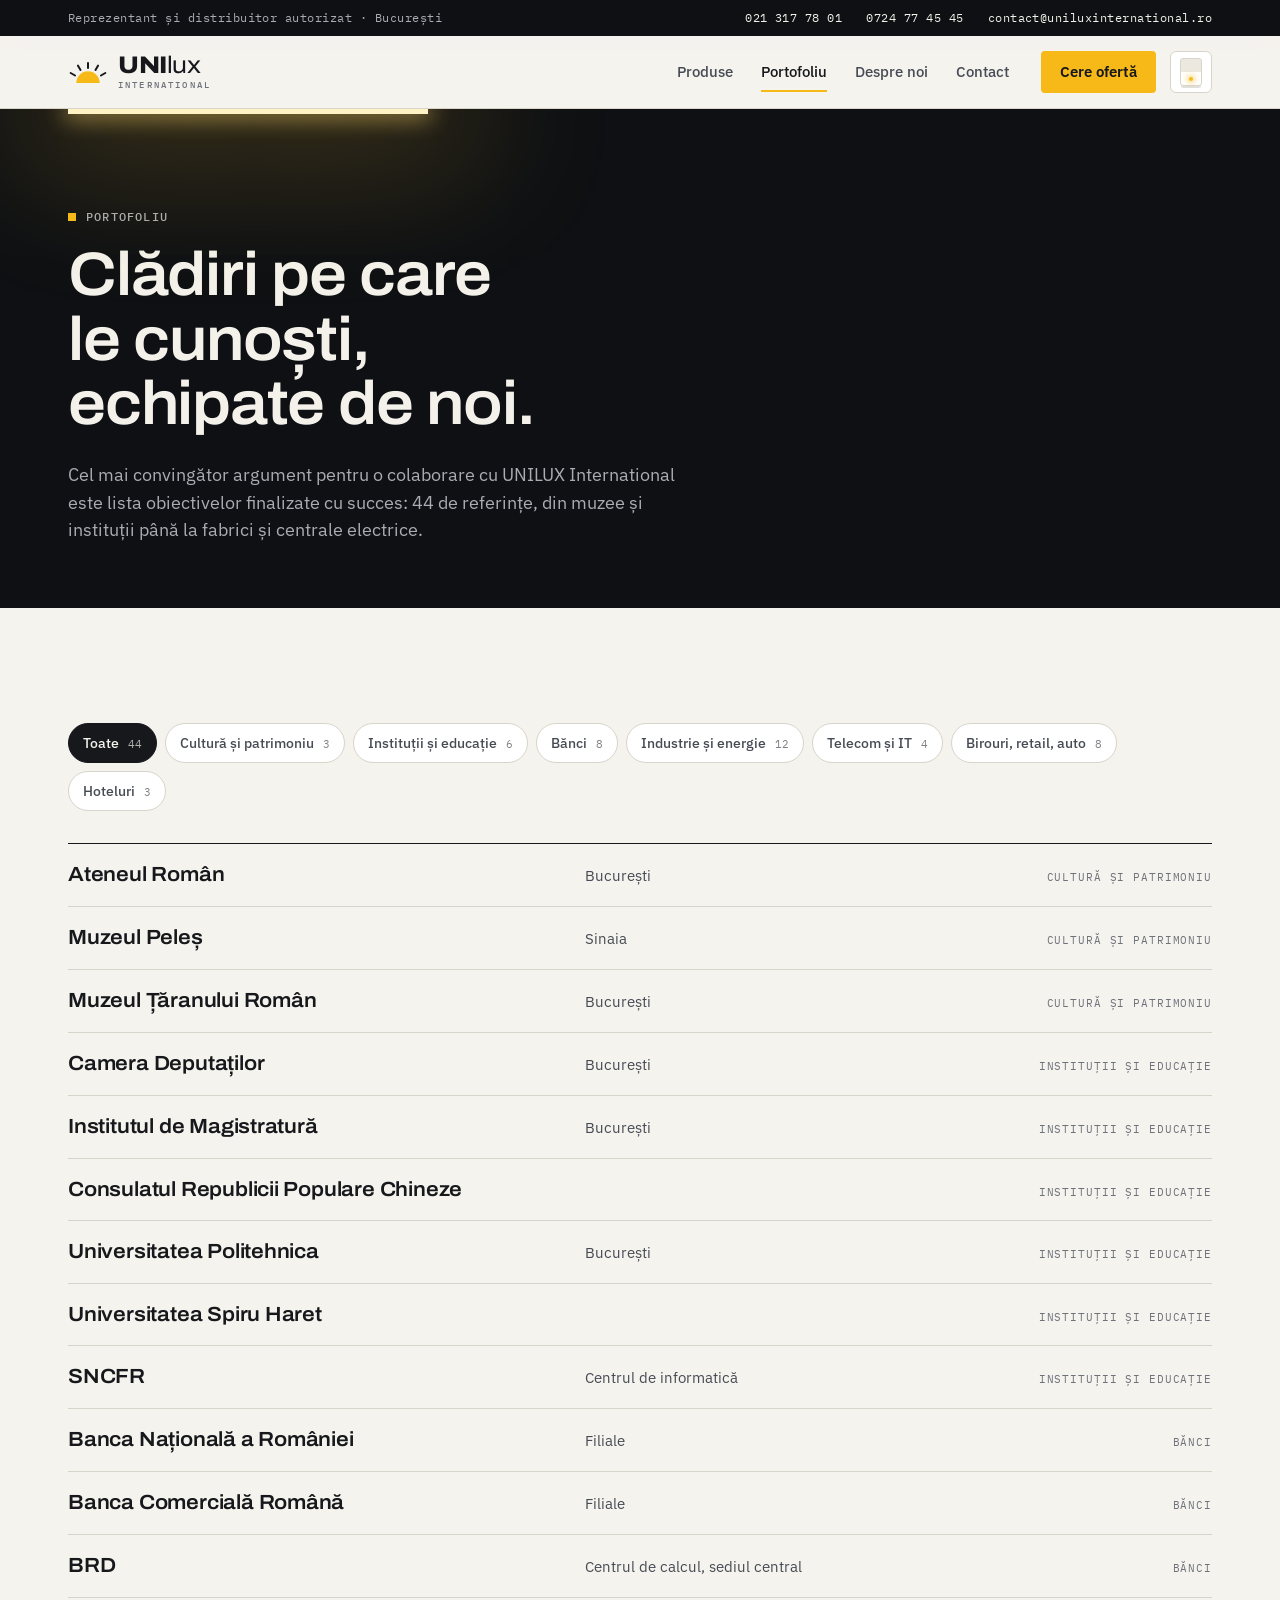
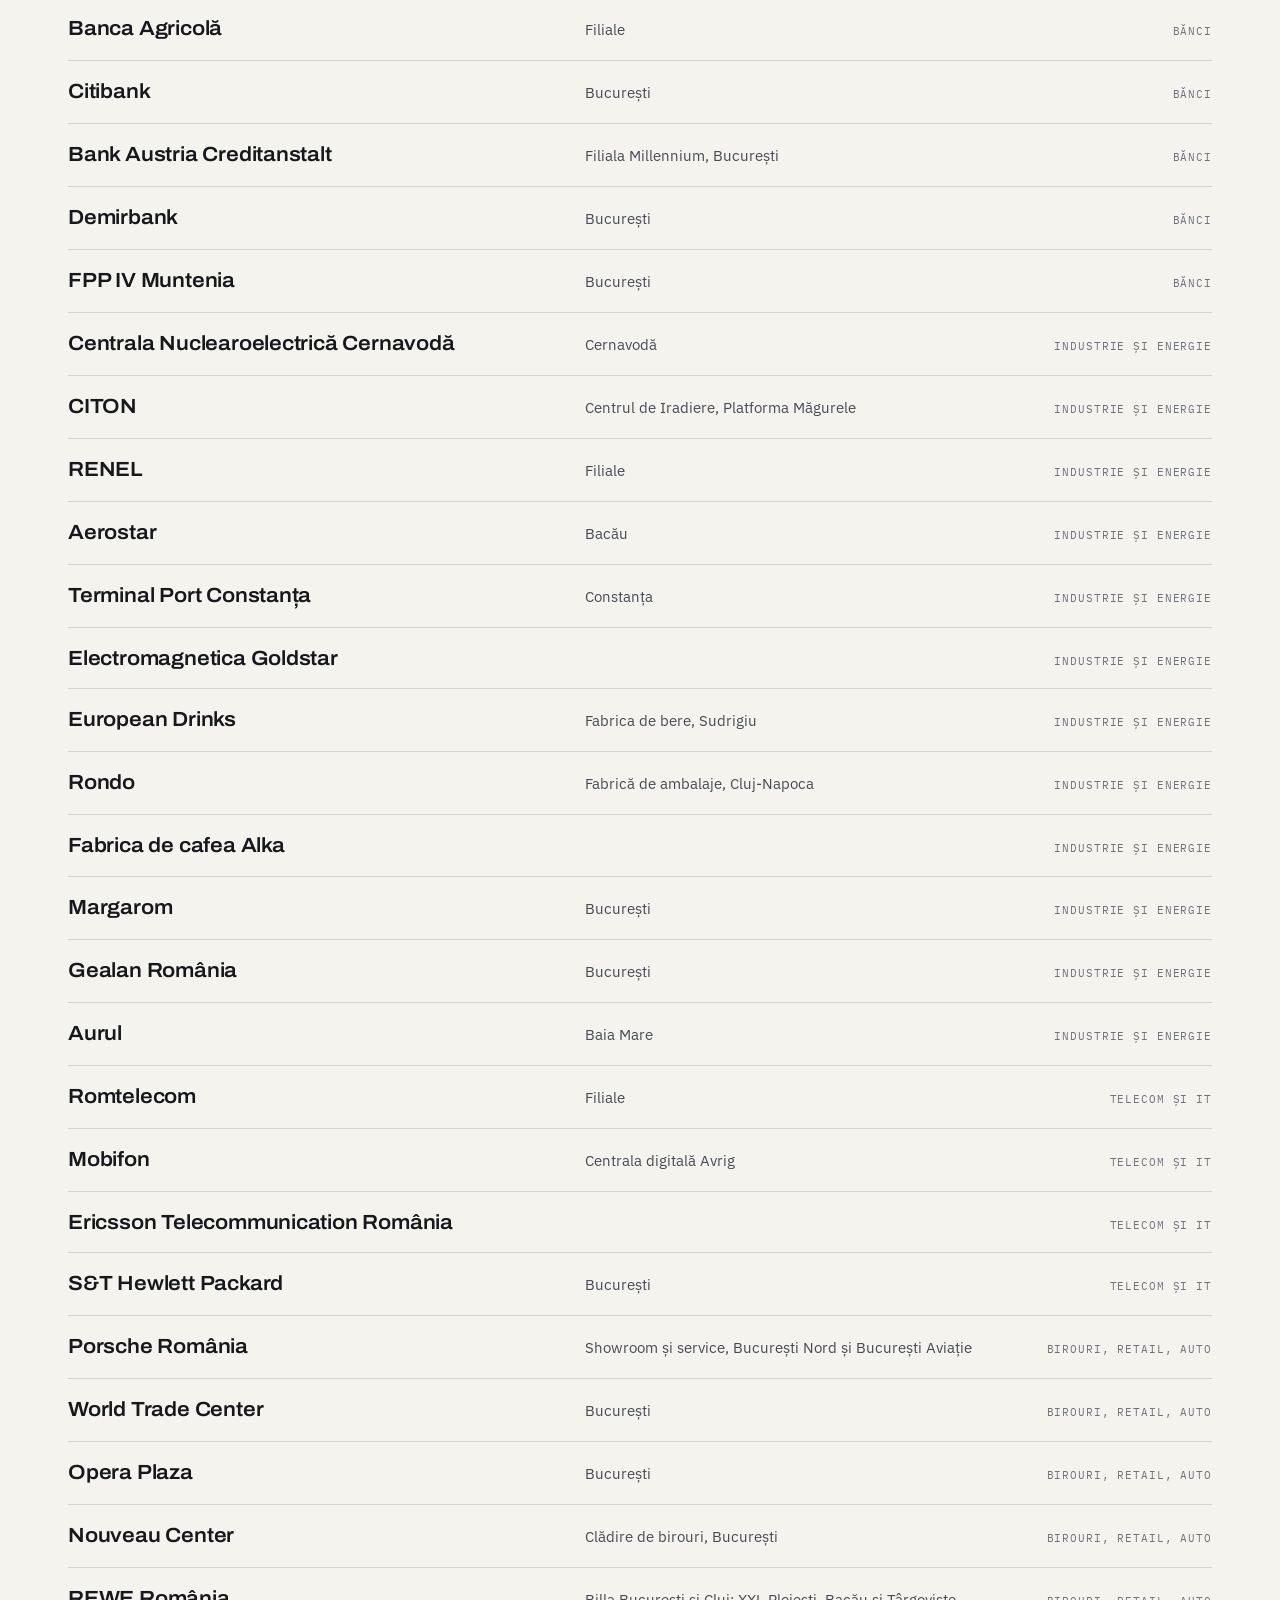
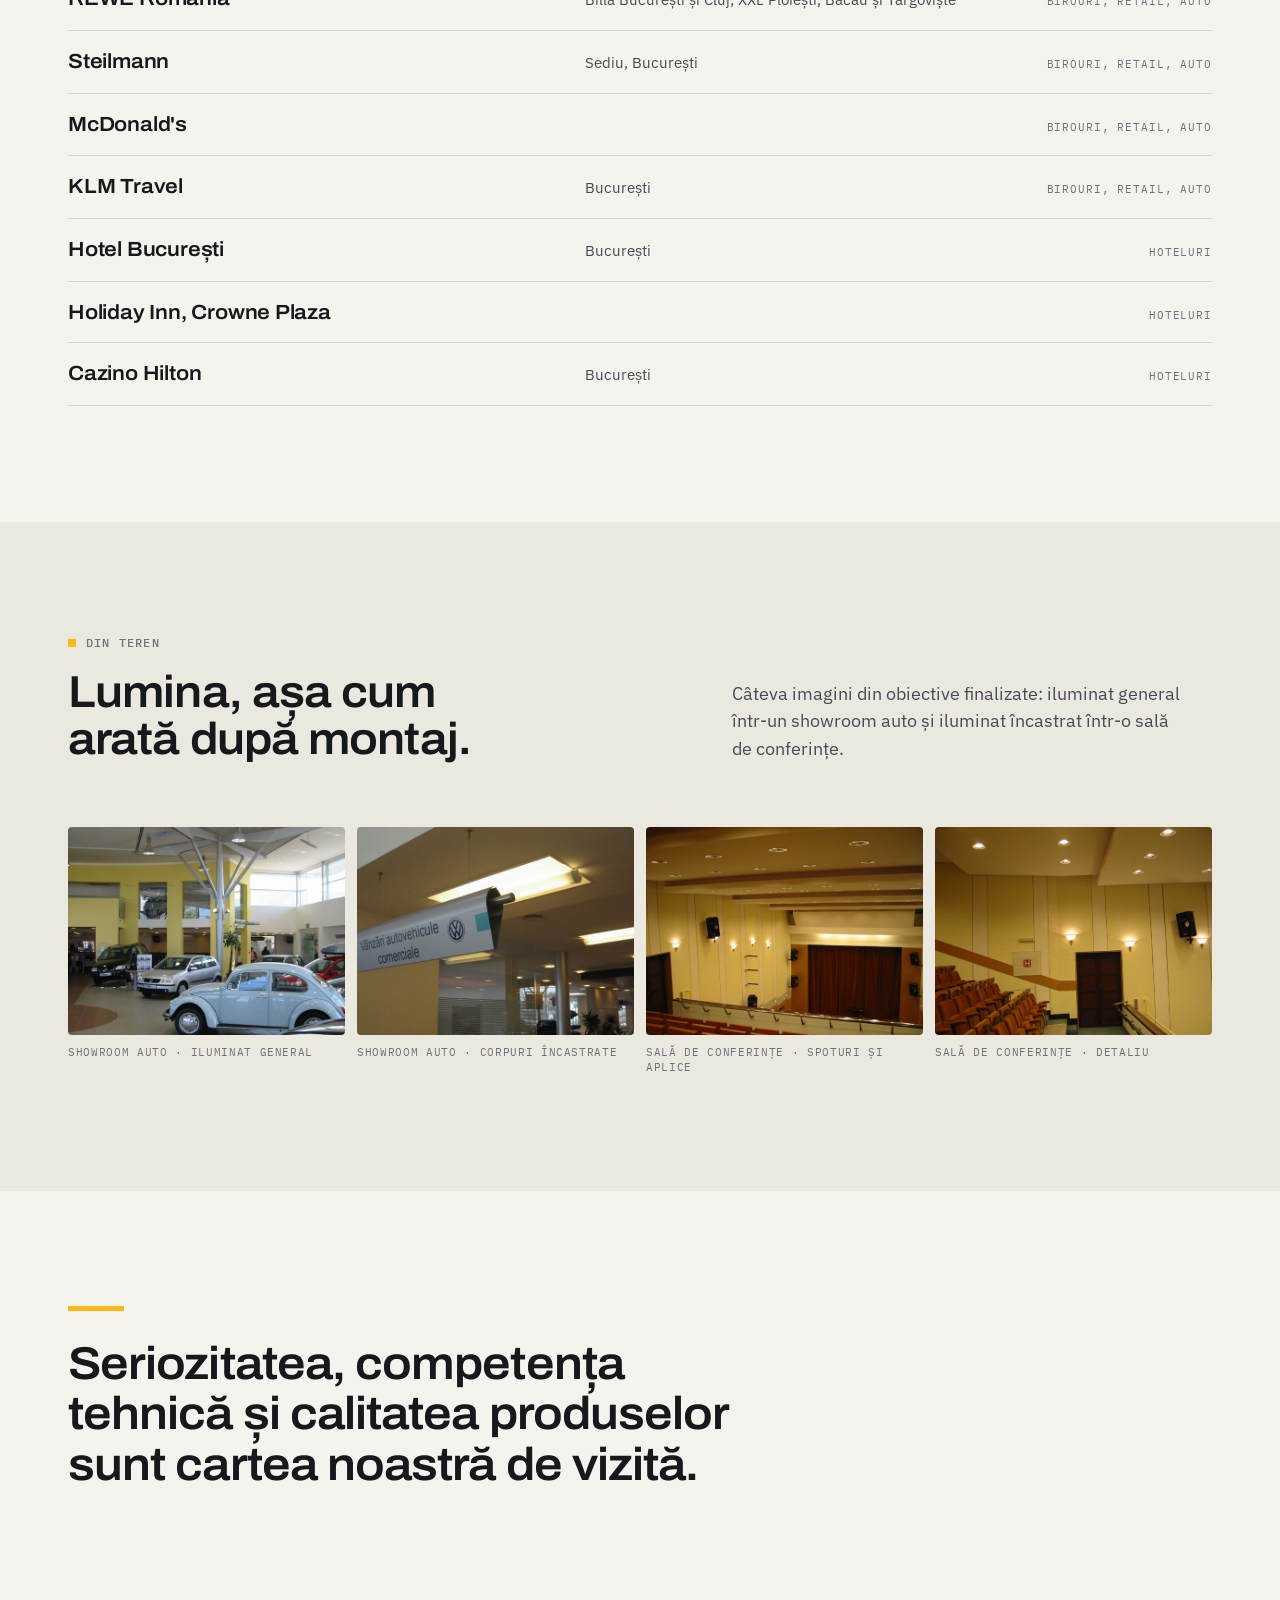
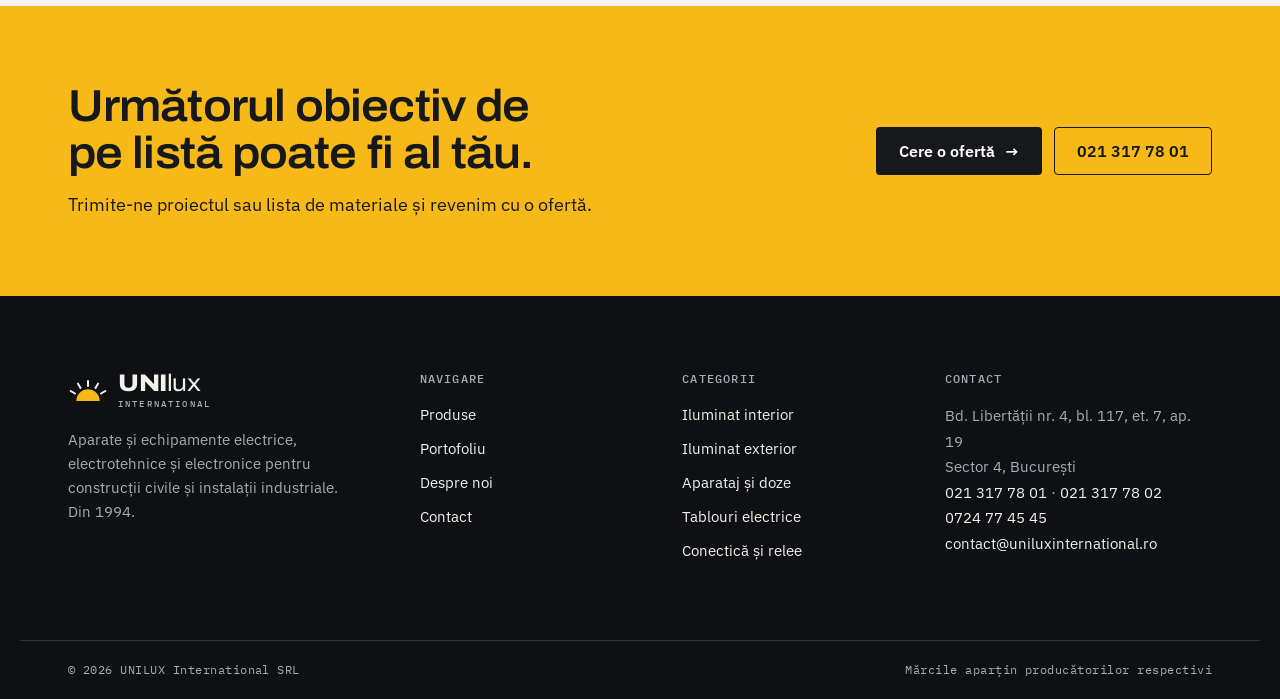
<file: portofoliu.html>
<!doctype html>
<html lang="ro">
<head>
  <meta charset="utf-8">
  <meta name="viewport" content="width=device-width, initial-scale=1">
  <title>Portofoliu — 44 de obiective de referință | UNILUX International</title>
  <meta name="description" content="Ateneul Român, Muzeul Peleș, Camera Deputaților, BNR, Centrala Nuclearoelectrică Cernavodă, Porsche România, World Trade Center București și alte obiective finalizate cu UNILUX International.">
  <meta name="theme-color" content="#0e1013">
  <link rel="icon" href="data:image/svg+xml,%3Csvg xmlns='http://www.w3.org/2000/svg' viewBox='0 0 48 48'%3E%3Crect width='48' height='48' rx='8' fill='%230e1013'/%3E%3Cpath d='M10 36a14 14 0 0 1 28 0z' fill='%23f6b918'/%3E%3Cg stroke='%23f3f1ea' stroke-width='2.6' stroke-linecap='round'%3E%3Cpath d='M24 18v-6M15 20.4l-3-5.2M33 20.4l3-5.2'/%3E%3C/g%3E%3C/svg%3E">
  <script>
    (function () {
      var t;
      try { t = localStorage.getItem("unilux-theme"); } catch (e) {}
      if (!t) t = window.matchMedia("(prefers-color-scheme: dark)").matches ? "dark" : "light";
      document.documentElement.setAttribute("data-theme", t);
      document.documentElement.classList.add("js");
    })();
  </script>
  <link rel="preconnect" href="https://fonts.googleapis.com">
  <link rel="preconnect" href="https://fonts.gstatic.com" crossorigin>
  <link href="https://fonts.googleapis.com/css2?family=Archivo:wdth,wght@62..125,400..800&family=IBM+Plex+Mono:wght@400;500&family=IBM+Plex+Sans:wght@400;500;600&display=swap" rel="stylesheet">
  <link rel="stylesheet" href="assets/css/style.css">
</head>
<body>
  <a class="skip" href="#continut">Sari la conținut</a>

  <div class="topbar">
    <div class="wrap topbar__inner">
      <span class="topbar__tag">Reprezentant și distribuitor autorizat · București</span>
      <div class="topbar__contacts">
        <a href="tel:+40213177801">021 317 78 01</a>
        <a href="tel:+40724774545">0724 77 45 45</a>
        <a href="mailto:contact@uniluxinternational.ro">contact@uniluxinternational.ro</a>
      </div>
    </div>
  </div>

  <header class="header">
    <div class="wrap header__inner">
      <a class="logo" href="index.html" aria-label="UNILUX International — pagina principală">
        <svg class="logo__mark" viewBox="0 0 48 32" aria-hidden="true">
          <path d="M10 30a14 14 0 0 1 28 0z"/>
          <line x1="39.6" y1="21" x2="44.8" y2="18"/>
          <line x1="33" y1="14.4" x2="36" y2="9.2"/>
          <line x1="24" y1="12" x2="24" y2="6"/>
          <line x1="15" y1="14.4" x2="12" y2="9.2"/>
          <line x1="8.4" y1="21" x2="3.2" y2="18"/>
        </svg>
        <span class="logo__text">
          <span class="logo__word"><b>UNI</b>lux</span>
          <span class="logo__sub">International</span>
        </span>
      </a>
      <nav class="nav" id="nav" aria-label="Meniu principal">
        <a href="produse.html">Produse</a>
        <a href="portofoliu.html" aria-current="page">Portofoliu</a>
        <a href="despre.html">Despre noi</a>
        <a href="contact.html">Contact</a>
      </nav>
      <div class="header__actions">
        <a class="btn btn--primary" href="contact.html">Cere ofertă</a>
        <button class="lightswitch" type="button" aria-pressed="true" aria-label="Stinge lumina">
          <span class="lightswitch__rocker"></span>
        </button>
        <button class="menu-btn" type="button" aria-expanded="false" aria-controls="nav" aria-label="Meniu">
          <span></span><span></span><span></span>
        </button>
      </div>
    </div>
  </header>

  <main id="continut">

    <section class="pagehead">
      <div class="wrap pagehead__inner">
        <p class="eyebrow">Portofoliu</p>
        <h1>Clădiri pe care le cunoști, echipate de noi.</h1>
        <p class="lead">Cel mai convingător argument pentru o colaborare cu UNILUX International este lista obiectivelor finalizate cu succes: 44 de referințe, din muzee și instituții până la fabrici și centrale electrice.</p>
      </div>
    </section>

    <section class="section">
      <div class="wrap">
        <div class="chips" role="group" aria-label="Filtrează după sector">
          <button class="chip" type="button" data-filter="toate" aria-pressed="true">Toate <small></small></button>
          <button class="chip" type="button" data-filter="cultura" aria-pressed="false">Cultură și patrimoniu <small></small></button>
          <button class="chip" type="button" data-filter="institutii" aria-pressed="false">Instituții și educație <small></small></button>
          <button class="chip" type="button" data-filter="banci" aria-pressed="false">Bănci <small></small></button>
          <button class="chip" type="button" data-filter="industrie" aria-pressed="false">Industrie și energie <small></small></button>
          <button class="chip" type="button" data-filter="telecom" aria-pressed="false">Telecom și IT <small></small></button>
          <button class="chip" type="button" data-filter="comercial" aria-pressed="false">Birouri, retail, auto <small></small></button>
          <button class="chip" type="button" data-filter="hoteluri" aria-pressed="false">Hoteluri <small></small></button>
        </div>

        <ul class="projects">
          <li class="project" data-sector="cultura"><span class="project__name">Ateneul Român</span><span class="project__detail">București</span><span class="project__sector">Cultură și patrimoniu</span></li>
          <li class="project" data-sector="cultura"><span class="project__name">Muzeul Peleș</span><span class="project__detail">Sinaia</span><span class="project__sector">Cultură și patrimoniu</span></li>
          <li class="project" data-sector="cultura"><span class="project__name">Muzeul Țăranului Român</span><span class="project__detail">București</span><span class="project__sector">Cultură și patrimoniu</span></li>

          <li class="project" data-sector="institutii"><span class="project__name">Camera Deputaților</span><span class="project__detail">București</span><span class="project__sector">Instituții și educație</span></li>
          <li class="project" data-sector="institutii"><span class="project__name">Institutul de Magistratură</span><span class="project__detail">București</span><span class="project__sector">Instituții și educație</span></li>
          <li class="project" data-sector="institutii"><span class="project__name">Consulatul Republicii Populare Chineze</span><span class="project__detail"></span><span class="project__sector">Instituții și educație</span></li>
          <li class="project" data-sector="institutii"><span class="project__name">Universitatea Politehnica</span><span class="project__detail">București</span><span class="project__sector">Instituții și educație</span></li>
          <li class="project" data-sector="institutii"><span class="project__name">Universitatea Spiru Haret</span><span class="project__detail"></span><span class="project__sector">Instituții și educație</span></li>
          <li class="project" data-sector="institutii"><span class="project__name">SNCFR</span><span class="project__detail">Centrul de informatică</span><span class="project__sector">Instituții și educație</span></li>

          <li class="project" data-sector="banci"><span class="project__name">Banca Națională a României</span><span class="project__detail">Filiale</span><span class="project__sector">Bănci</span></li>
          <li class="project" data-sector="banci"><span class="project__name">Banca Comercială Română</span><span class="project__detail">Filiale</span><span class="project__sector">Bănci</span></li>
          <li class="project" data-sector="banci"><span class="project__name">BRD</span><span class="project__detail">Centrul de calcul, sediul central</span><span class="project__sector">Bănci</span></li>
          <li class="project" data-sector="banci"><span class="project__name">Banca Agricolă</span><span class="project__detail">Filiale</span><span class="project__sector">Bănci</span></li>
          <li class="project" data-sector="banci"><span class="project__name">Citibank</span><span class="project__detail">București</span><span class="project__sector">Bănci</span></li>
          <li class="project" data-sector="banci"><span class="project__name">Bank Austria Creditanstalt</span><span class="project__detail">Filiala Millennium, București</span><span class="project__sector">Bănci</span></li>
          <li class="project" data-sector="banci"><span class="project__name">Demirbank</span><span class="project__detail">București</span><span class="project__sector">Bănci</span></li>
          <li class="project" data-sector="banci"><span class="project__name">FPP IV Muntenia</span><span class="project__detail">București</span><span class="project__sector">Bănci</span></li>

          <li class="project" data-sector="industrie"><span class="project__name">Centrala Nuclearoelectrică Cernavodă</span><span class="project__detail">Cernavodă</span><span class="project__sector">Industrie și energie</span></li>
          <li class="project" data-sector="industrie"><span class="project__name">CITON</span><span class="project__detail">Centrul de Iradiere, Platforma Măgurele</span><span class="project__sector">Industrie și energie</span></li>
          <li class="project" data-sector="industrie"><span class="project__name">RENEL</span><span class="project__detail">Filiale</span><span class="project__sector">Industrie și energie</span></li>
          <li class="project" data-sector="industrie"><span class="project__name">Aerostar</span><span class="project__detail">Bacău</span><span class="project__sector">Industrie și energie</span></li>
          <li class="project" data-sector="industrie"><span class="project__name">Terminal Port Constanța</span><span class="project__detail">Constanța</span><span class="project__sector">Industrie și energie</span></li>
          <li class="project" data-sector="industrie"><span class="project__name">Electromagnetica Goldstar</span><span class="project__detail"></span><span class="project__sector">Industrie și energie</span></li>
          <li class="project" data-sector="industrie"><span class="project__name">European Drinks</span><span class="project__detail">Fabrica de bere, Sudrigiu</span><span class="project__sector">Industrie și energie</span></li>
          <li class="project" data-sector="industrie"><span class="project__name">Rondo</span><span class="project__detail">Fabrică de ambalaje, Cluj-Napoca</span><span class="project__sector">Industrie și energie</span></li>
          <li class="project" data-sector="industrie"><span class="project__name">Fabrica de cafea Alka</span><span class="project__detail"></span><span class="project__sector">Industrie și energie</span></li>
          <li class="project" data-sector="industrie"><span class="project__name">Margarom</span><span class="project__detail">București</span><span class="project__sector">Industrie și energie</span></li>
          <li class="project" data-sector="industrie"><span class="project__name">Gealan România</span><span class="project__detail">București</span><span class="project__sector">Industrie și energie</span></li>
          <li class="project" data-sector="industrie"><span class="project__name">Aurul</span><span class="project__detail">Baia Mare</span><span class="project__sector">Industrie și energie</span></li>

          <li class="project" data-sector="telecom"><span class="project__name">Romtelecom</span><span class="project__detail">Filiale</span><span class="project__sector">Telecom și IT</span></li>
          <li class="project" data-sector="telecom"><span class="project__name">Mobifon</span><span class="project__detail">Centrala digitală Avrig</span><span class="project__sector">Telecom și IT</span></li>
          <li class="project" data-sector="telecom"><span class="project__name">Ericsson Telecommunication România</span><span class="project__detail"></span><span class="project__sector">Telecom și IT</span></li>
          <li class="project" data-sector="telecom"><span class="project__name">S&amp;T Hewlett Packard</span><span class="project__detail">București</span><span class="project__sector">Telecom și IT</span></li>

          <li class="project" data-sector="comercial"><span class="project__name">Porsche România</span><span class="project__detail">Showroom și service, București Nord și București Aviație</span><span class="project__sector">Birouri, retail, auto</span></li>
          <li class="project" data-sector="comercial"><span class="project__name">World Trade Center</span><span class="project__detail">București</span><span class="project__sector">Birouri, retail, auto</span></li>
          <li class="project" data-sector="comercial"><span class="project__name">Opera Plaza</span><span class="project__detail">București</span><span class="project__sector">Birouri, retail, auto</span></li>
          <li class="project" data-sector="comercial"><span class="project__name">Nouveau Center</span><span class="project__detail">Clădire de birouri, București</span><span class="project__sector">Birouri, retail, auto</span></li>
          <li class="project" data-sector="comercial"><span class="project__name">REWE România</span><span class="project__detail">Billa București și Cluj; XXL Ploiești, Bacău și Târgoviște</span><span class="project__sector">Birouri, retail, auto</span></li>
          <li class="project" data-sector="comercial"><span class="project__name">Steilmann</span><span class="project__detail">Sediu, București</span><span class="project__sector">Birouri, retail, auto</span></li>
          <li class="project" data-sector="comercial"><span class="project__name">McDonald's</span><span class="project__detail"></span><span class="project__sector">Birouri, retail, auto</span></li>
          <li class="project" data-sector="comercial"><span class="project__name">KLM Travel</span><span class="project__detail">București</span><span class="project__sector">Birouri, retail, auto</span></li>

          <li class="project" data-sector="hoteluri"><span class="project__name">Hotel București</span><span class="project__detail">București</span><span class="project__sector">Hoteluri</span></li>
          <li class="project" data-sector="hoteluri"><span class="project__name">Holiday Inn, Crowne Plaza</span><span class="project__detail"></span><span class="project__sector">Hoteluri</span></li>
          <li class="project" data-sector="hoteluri"><span class="project__name">Cazino Hilton</span><span class="project__detail">București</span><span class="project__sector">Hoteluri</span></li>
        </ul>
      </div>
    </section>

    <section class="section section--tint">
      <div class="wrap">
        <div class="section-head" data-reveal>
          <div>
            <p class="eyebrow">Din teren</p>
            <h2>Lumina, așa cum arată după montaj.</h2>
          </div>
          <p class="lead">Câteva imagini din obiective finalizate: iluminat general într-un showroom auto și iluminat încastrat într-o sală de conferințe.</p>
        </div>
        <div class="gallery" data-reveal>
          <figure>
            <img src="assets/img/portofoliu-showroom.jpg" alt="Showroom auto cu iluminat general suspendat" width="600" height="450" loading="lazy">
            <figcaption>Showroom auto · iluminat general</figcaption>
          </figure>
          <figure>
            <img src="assets/img/portofoliu-showroom-detaliu.jpg" alt="Corp de iluminat încastrat în tavanul unui showroom auto" width="600" height="450" loading="lazy">
            <figcaption>Showroom auto · corpuri încastrate</figcaption>
          </figure>
          <figure>
            <img src="assets/img/portofoliu-amfiteatru.jpg" alt="Sală de conferințe cu spoturi încastrate și aplice de perete" width="600" height="450" loading="lazy">
            <figcaption>Sală de conferințe · spoturi și aplice</figcaption>
          </figure>
          <figure>
            <img src="assets/img/portofoliu-amfiteatru-detaliu.jpg" alt="Aplice de perete și spoturi într-o sală de conferințe" width="600" height="450" loading="lazy">
            <figcaption>Sală de conferințe · detaliu</figcaption>
          </figure>
        </div>
      </div>
    </section>

    <section class="section">
      <div class="wrap">
        <p class="quote" data-reveal>Seriozitatea, competența tehnică și calitatea produselor sunt cartea noastră de vizită.</p>
      </div>
    </section>

    <section class="cta">
      <div class="wrap cta__inner">
        <div>
          <h2>Următorul obiectiv de pe listă poate fi al tău.</h2>
          <p>Trimite-ne proiectul sau lista de materiale și revenim cu o ofertă.</p>
        </div>
        <div class="cta__actions">
          <a class="btn btn--dark" href="contact.html">Cere o ofertă <span class="btn__arrow" aria-hidden="true">→</span></a>
          <a class="btn btn--ghost" href="tel:+40213177801">021 317 78 01</a>
        </div>
      </div>
    </section>

  </main>

  <footer class="footer">
    <div class="wrap footer__grid">
      <div>
        <a class="logo" href="index.html" aria-label="UNILUX International — pagina principală">
          <svg class="logo__mark" viewBox="0 0 48 32" aria-hidden="true">
            <path d="M10 30a14 14 0 0 1 28 0z"/>
            <line x1="39.6" y1="21" x2="44.8" y2="18"/>
            <line x1="33" y1="14.4" x2="36" y2="9.2"/>
            <line x1="24" y1="12" x2="24" y2="6"/>
            <line x1="15" y1="14.4" x2="12" y2="9.2"/>
            <line x1="8.4" y1="21" x2="3.2" y2="18"/>
          </svg>
          <span class="logo__text">
            <span class="logo__word"><b>UNI</b>lux</span>
            <span class="logo__sub">International</span>
          </span>
        </a>
        <p>Aparate și echipamente electrice, electrotehnice și electronice pentru construcții civile și instalații industriale. Din 1994.</p>
      </div>
      <div>
        <h4>Navigare</h4>
        <ul>
          <li><a href="produse.html">Produse</a></li>
          <li><a href="portofoliu.html">Portofoliu</a></li>
          <li><a href="despre.html">Despre noi</a></li>
          <li><a href="contact.html">Contact</a></li>
        </ul>
      </div>
      <div>
        <h4>Categorii</h4>
        <ul>
          <li><a href="produse.html#iluminat-interior">Iluminat interior</a></li>
          <li><a href="produse.html#iluminat-exterior">Iluminat exterior</a></li>
          <li><a href="produse.html#aparataj">Aparataj și doze</a></li>
          <li><a href="produse.html#tablouri">Tablouri electrice</a></li>
          <li><a href="produse.html#conectica">Conectică și relee</a></li>
        </ul>
      </div>
      <div>
        <h4>Contact</h4>
        <address>
          Bd. Libertății nr. 4, bl. 117, et. 7, ap. 19<br>
          Sector 4, București<br>
          <a href="tel:+40213177801">021 317 78 01</a> · <a href="tel:+40213177802">021 317 78 02</a><br>
          <a href="tel:+40724774545">0724 77 45 45</a><br>
          <a href="mailto:contact@uniluxinternational.ro">contact@uniluxinternational.ro</a>
        </address>
      </div>
    </div>
    <div class="wrap footer__bottom">
      <span>© <span id="year">2026</span> UNILUX International SRL</span>
      <span>Mărcile aparțin producătorilor respectivi</span>
    </div>
  </footer>

  <script src="assets/js/main.js"></script>
</body>
</html>
</file>
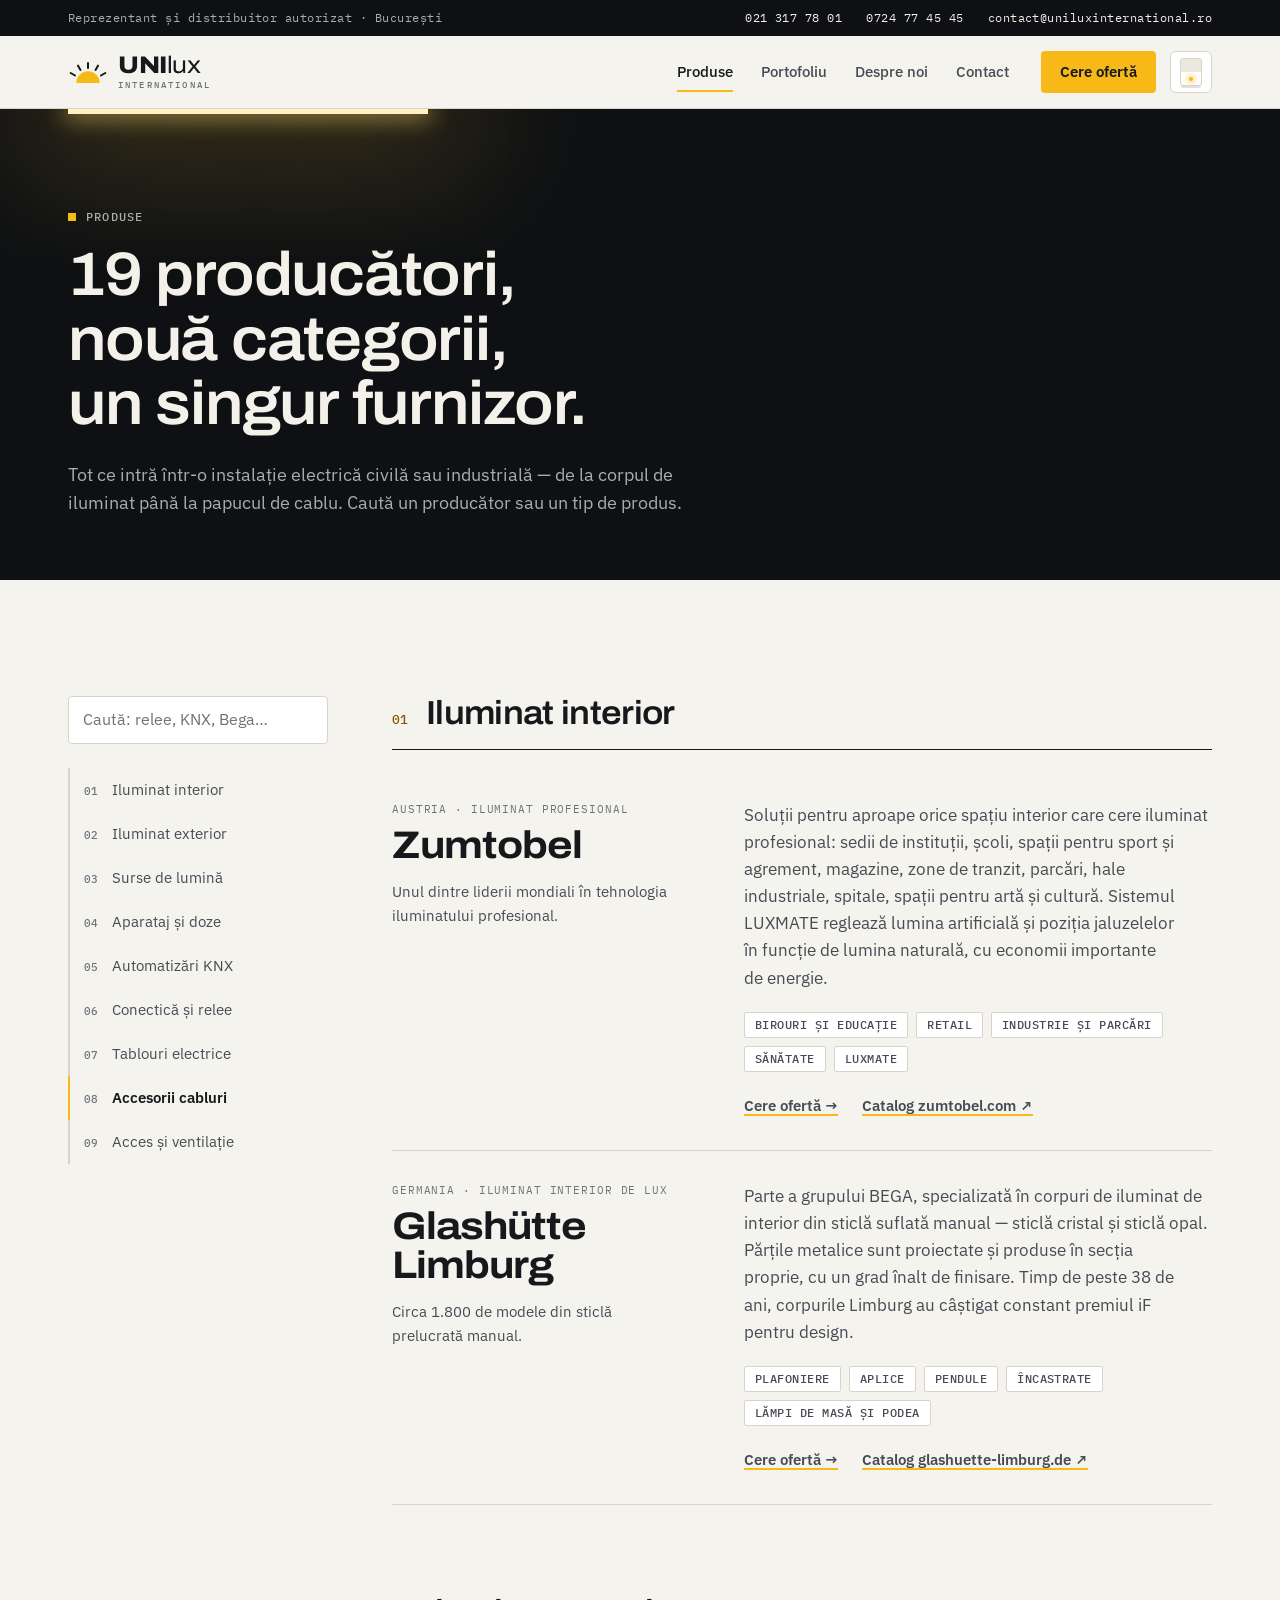
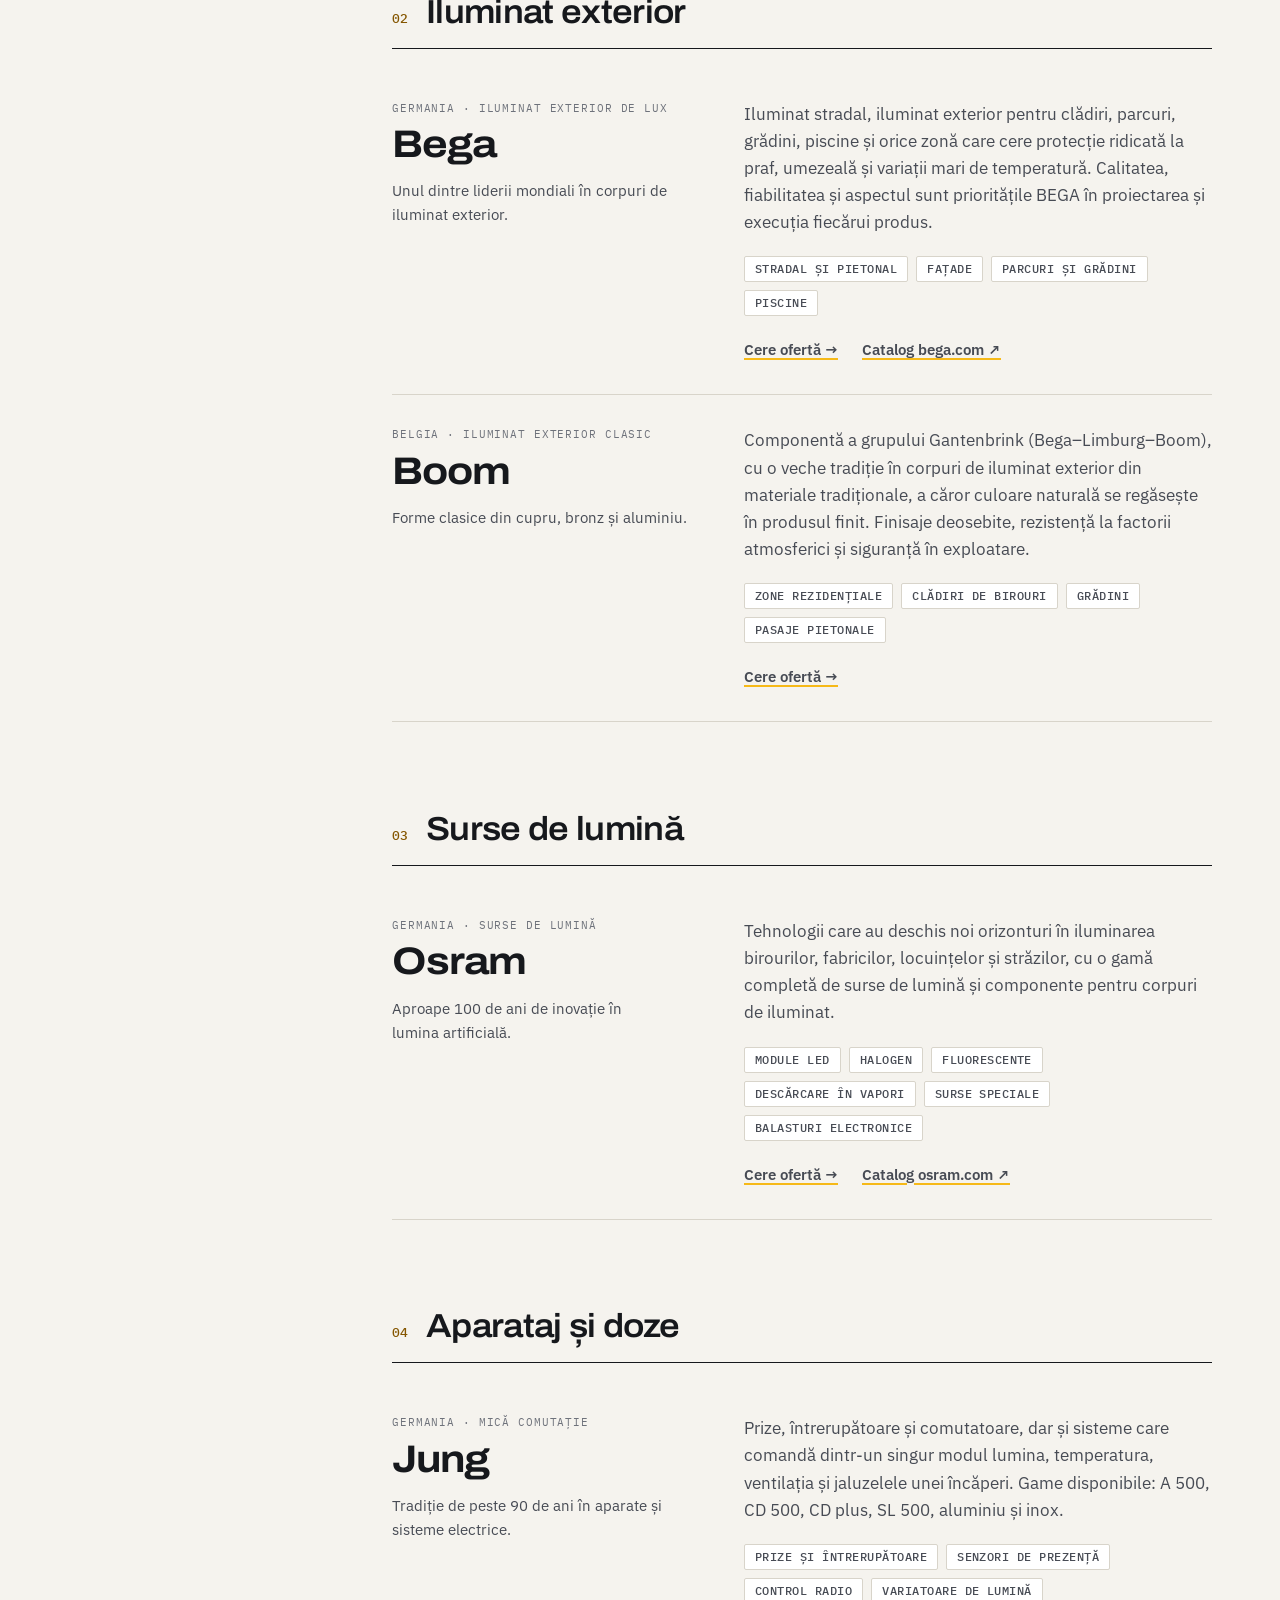
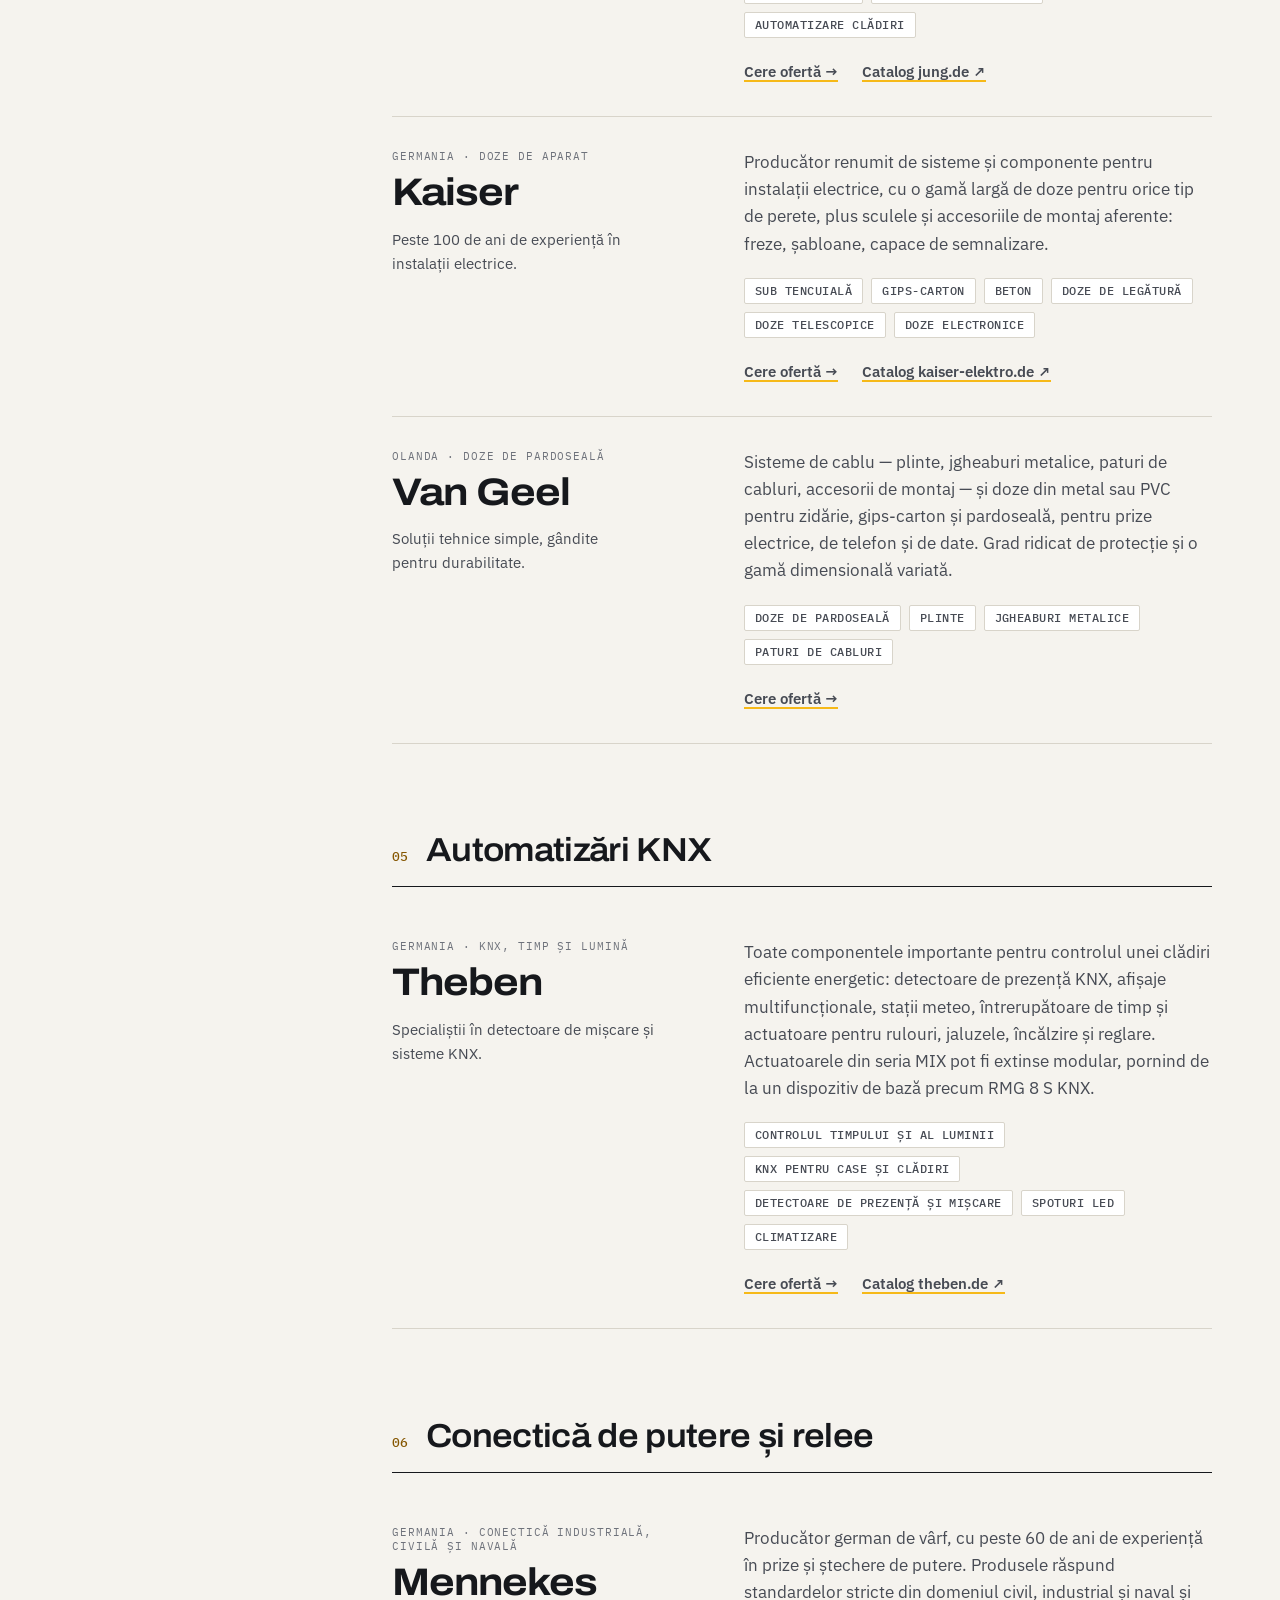
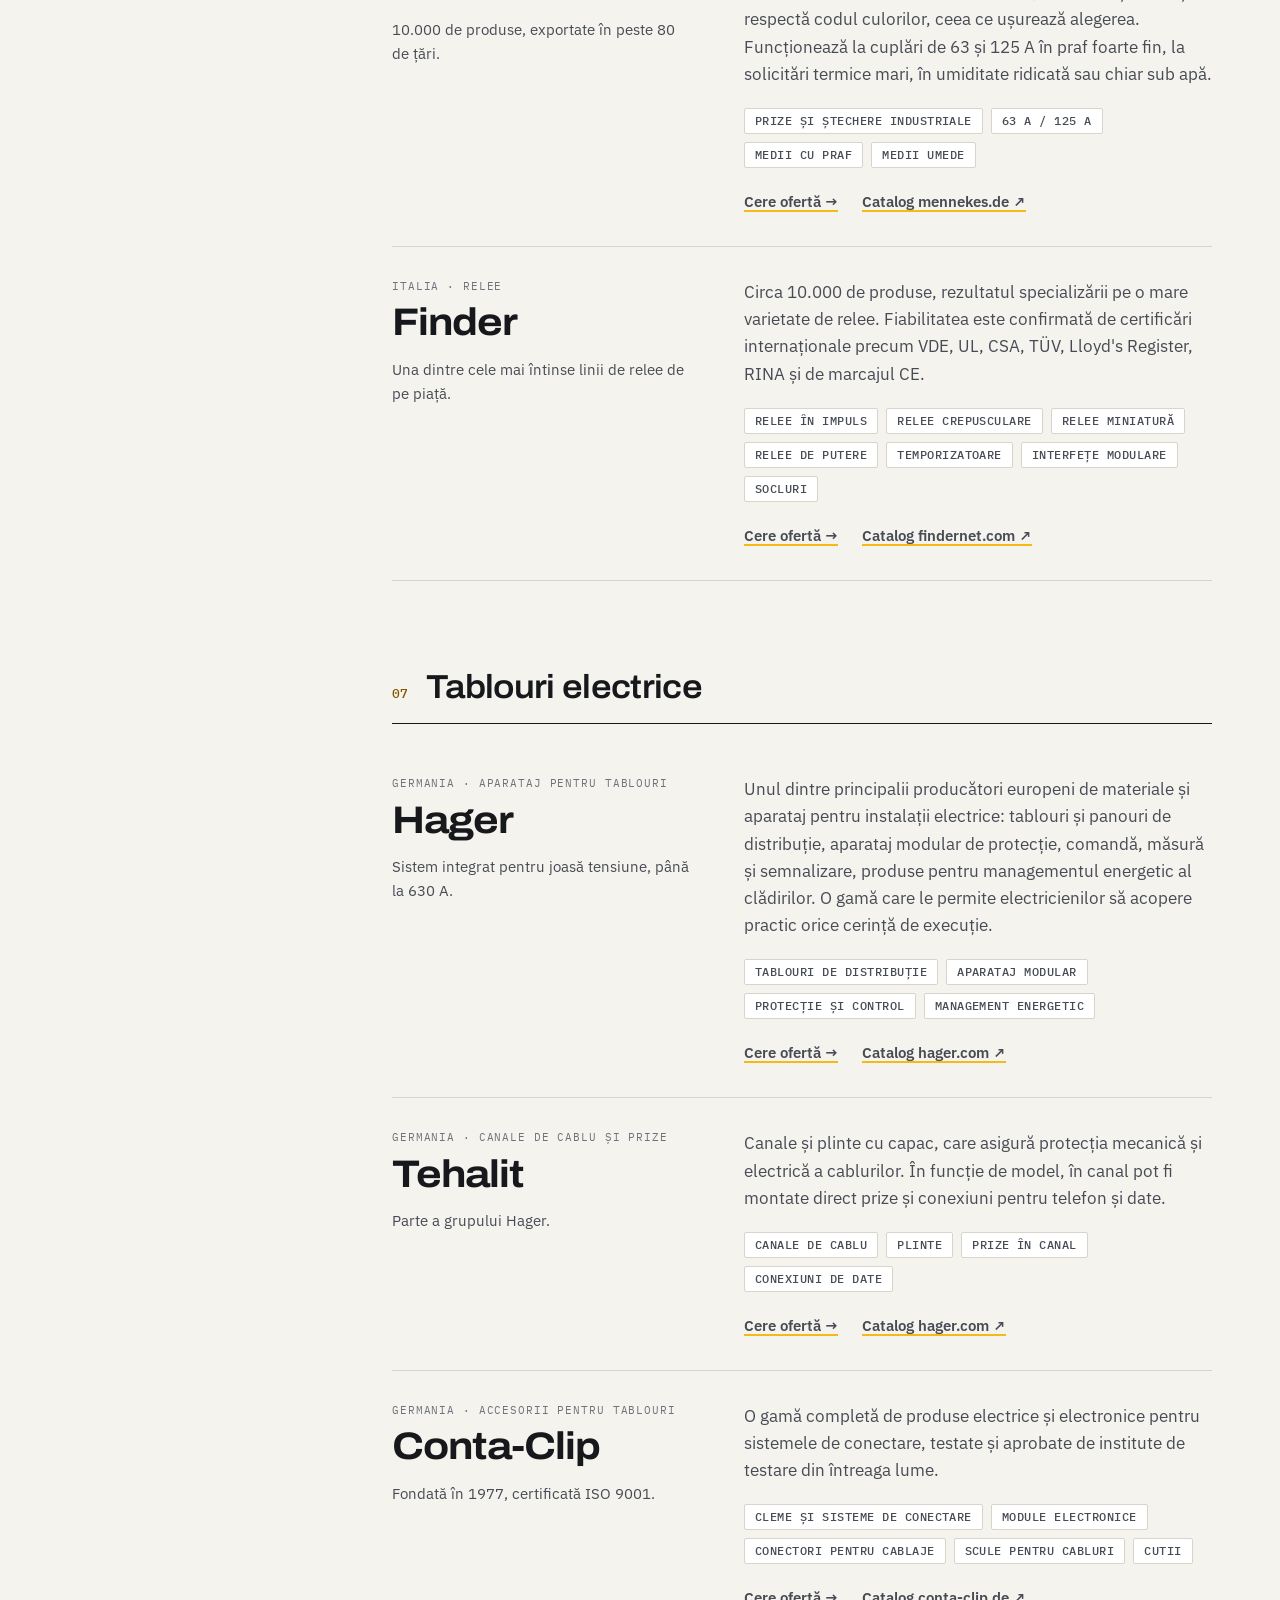
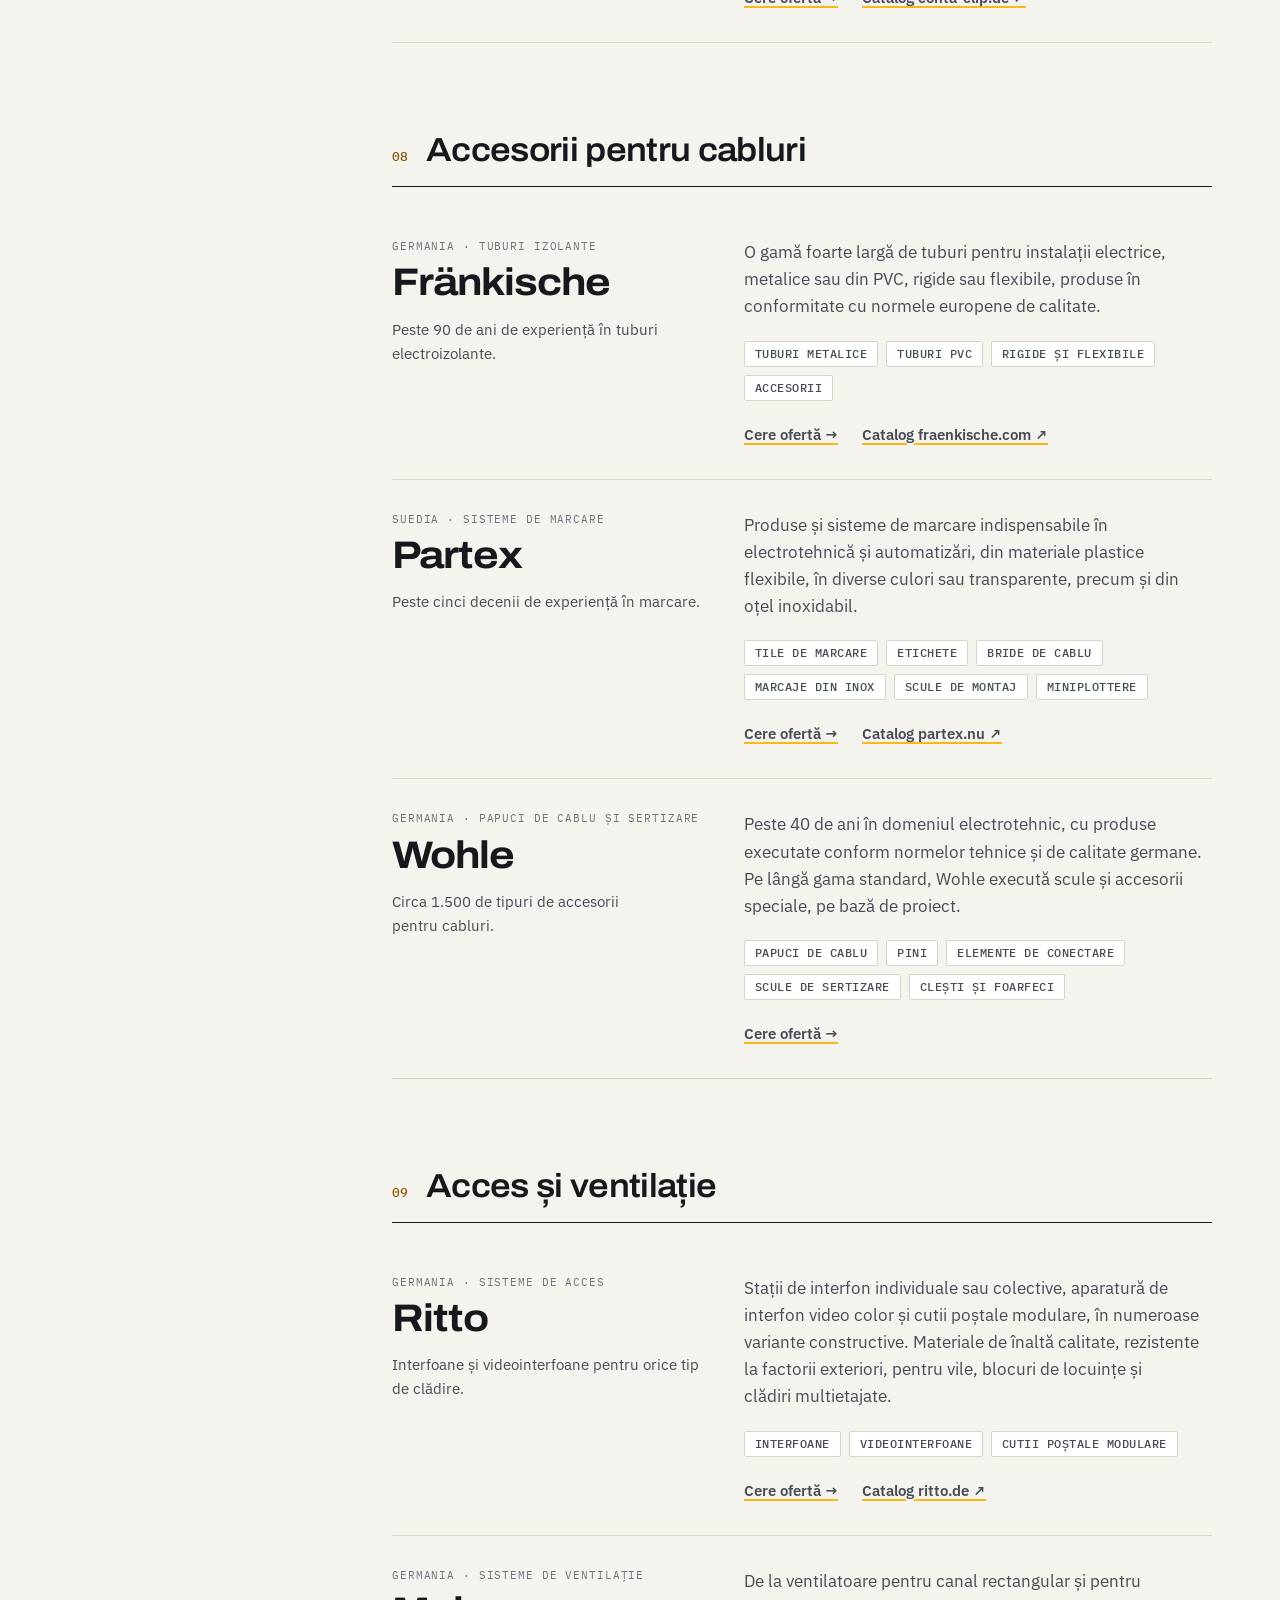
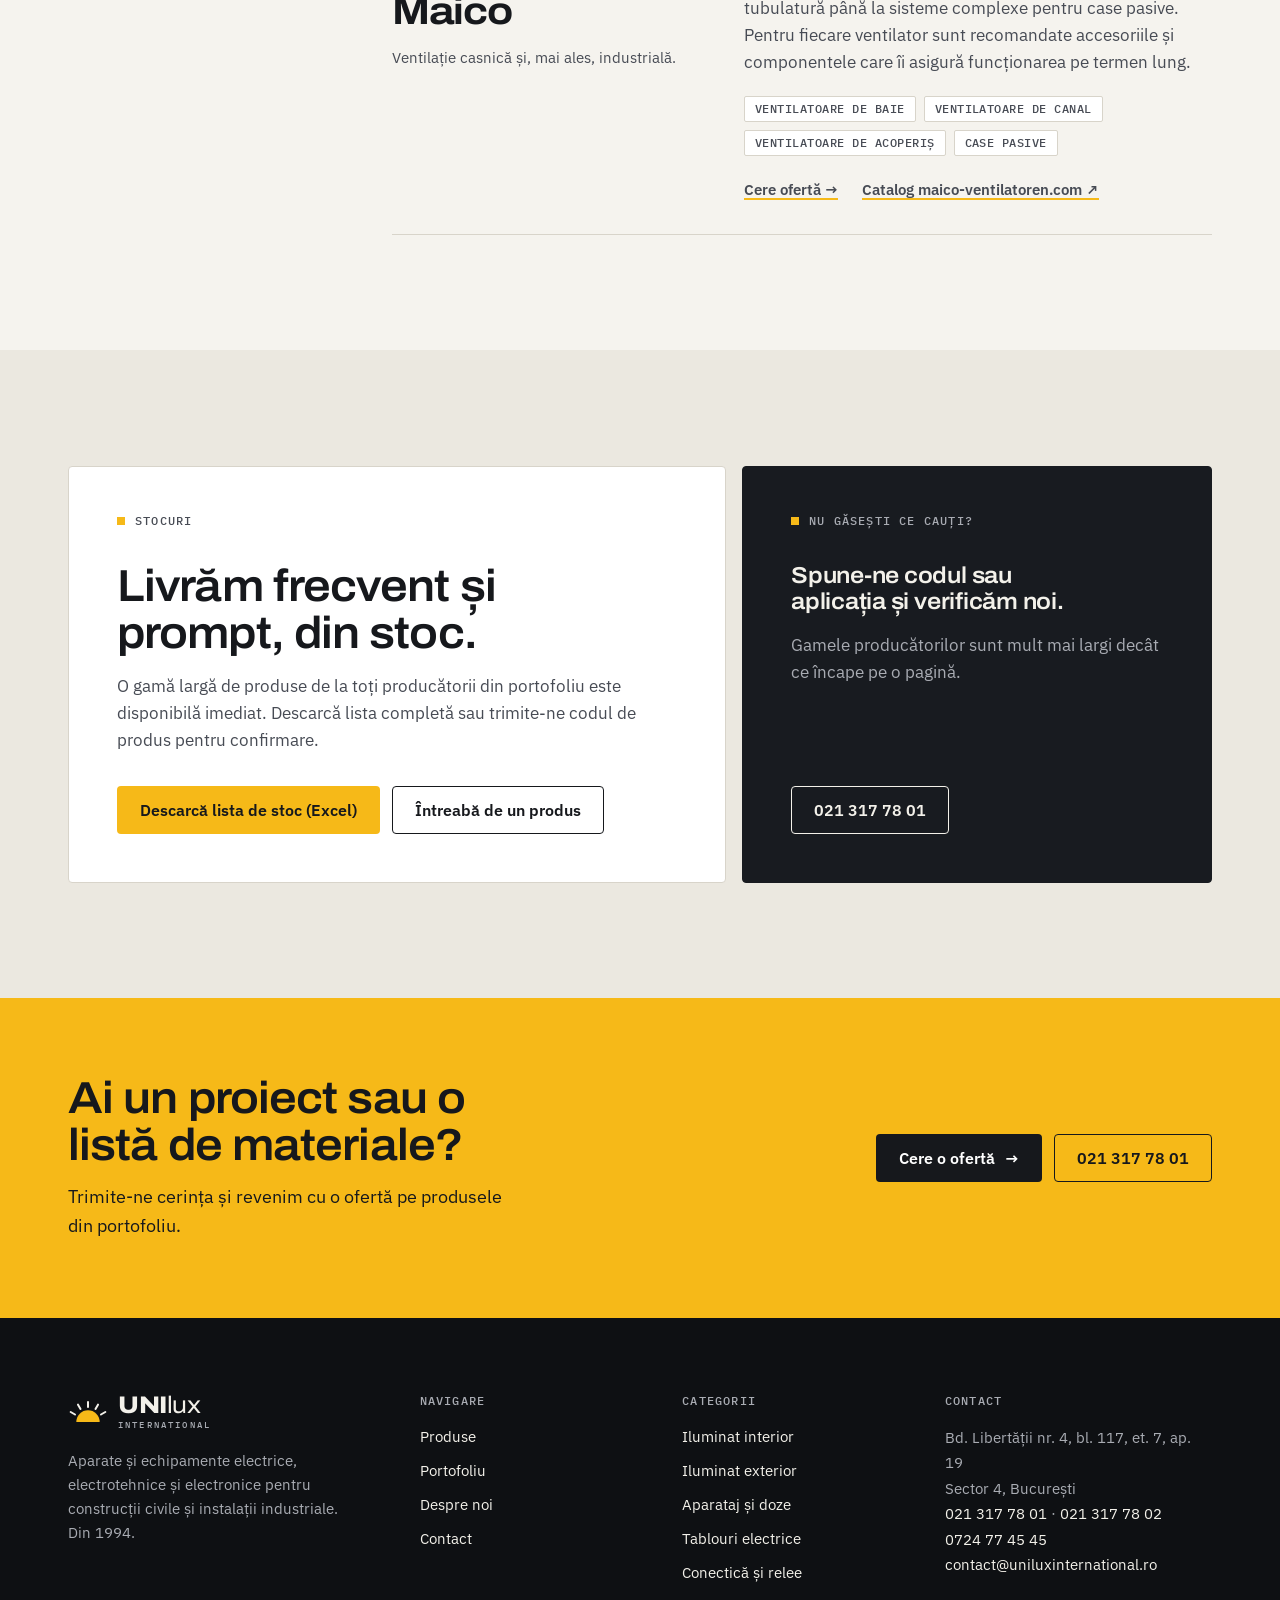
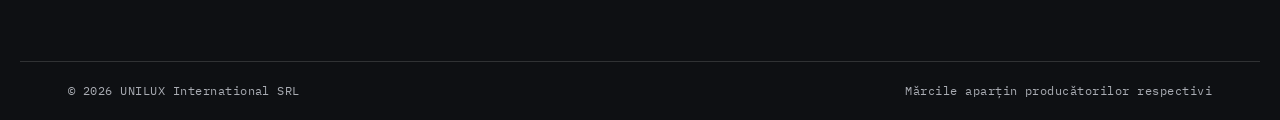
<file: produse.html>
<!doctype html>
<html lang="ro">
<head>
  <meta charset="utf-8">
  <meta name="viewport" content="width=device-width, initial-scale=1">
  <title>Produse și producători — UNILUX International</title>
  <meta name="description" content="Iluminat interior și exterior, aparataj electric, automatizări KNX, conectică de putere, tablouri, accesorii de cablu, interfonie și ventilație. Zumtobel, Bega, Jung, Mennekes, Theben, Hager și alți 13 producători.">
  <meta name="theme-color" content="#0e1013">
  <link rel="icon" href="data:image/svg+xml,%3Csvg xmlns='http://www.w3.org/2000/svg' viewBox='0 0 48 48'%3E%3Crect width='48' height='48' rx='8' fill='%230e1013'/%3E%3Cpath d='M10 36a14 14 0 0 1 28 0z' fill='%23f6b918'/%3E%3Cg stroke='%23f3f1ea' stroke-width='2.6' stroke-linecap='round'%3E%3Cpath d='M24 18v-6M15 20.4l-3-5.2M33 20.4l3-5.2'/%3E%3C/g%3E%3C/svg%3E">
  <script>
    (function () {
      var t;
      try { t = localStorage.getItem("unilux-theme"); } catch (e) {}
      if (!t) t = window.matchMedia("(prefers-color-scheme: dark)").matches ? "dark" : "light";
      document.documentElement.setAttribute("data-theme", t);
      document.documentElement.classList.add("js");
    })();
  </script>
  <link rel="preconnect" href="https://fonts.googleapis.com">
  <link rel="preconnect" href="https://fonts.gstatic.com" crossorigin>
  <link href="https://fonts.googleapis.com/css2?family=Archivo:wdth,wght@62..125,400..800&family=IBM+Plex+Mono:wght@400;500&family=IBM+Plex+Sans:wght@400;500;600&display=swap" rel="stylesheet">
  <link rel="stylesheet" href="assets/css/style.css">
</head>
<body>
  <a class="skip" href="#continut">Sari la conținut</a>

  <div class="topbar">
    <div class="wrap topbar__inner">
      <span class="topbar__tag">Reprezentant și distribuitor autorizat · București</span>
      <div class="topbar__contacts">
        <a href="tel:+40213177801">021 317 78 01</a>
        <a href="tel:+40724774545">0724 77 45 45</a>
        <a href="mailto:contact@uniluxinternational.ro">contact@uniluxinternational.ro</a>
      </div>
    </div>
  </div>

  <header class="header">
    <div class="wrap header__inner">
      <a class="logo" href="index.html" aria-label="UNILUX International — pagina principală">
        <svg class="logo__mark" viewBox="0 0 48 32" aria-hidden="true">
          <path d="M10 30a14 14 0 0 1 28 0z"/>
          <line x1="39.6" y1="21" x2="44.8" y2="18"/>
          <line x1="33" y1="14.4" x2="36" y2="9.2"/>
          <line x1="24" y1="12" x2="24" y2="6"/>
          <line x1="15" y1="14.4" x2="12" y2="9.2"/>
          <line x1="8.4" y1="21" x2="3.2" y2="18"/>
        </svg>
        <span class="logo__text">
          <span class="logo__word"><b>UNI</b>lux</span>
          <span class="logo__sub">International</span>
        </span>
      </a>
      <nav class="nav" id="nav" aria-label="Meniu principal">
        <a href="produse.html" aria-current="page">Produse</a>
        <a href="portofoliu.html">Portofoliu</a>
        <a href="despre.html">Despre noi</a>
        <a href="contact.html">Contact</a>
      </nav>
      <div class="header__actions">
        <a class="btn btn--primary" href="contact.html">Cere ofertă</a>
        <button class="lightswitch" type="button" aria-pressed="true" aria-label="Stinge lumina">
          <span class="lightswitch__rocker"></span>
        </button>
        <button class="menu-btn" type="button" aria-expanded="false" aria-controls="nav" aria-label="Meniu">
          <span></span><span></span><span></span>
        </button>
      </div>
    </div>
  </header>

  <main id="continut">

    <section class="pagehead">
      <div class="wrap pagehead__inner">
        <p class="eyebrow">Produse</p>
        <h1>19 producători, nouă categorii, un singur furnizor.</h1>
        <p class="lead">Tot ce intră într-o instalație electrică civilă sau industrială — de la corpul de iluminat până la papucul de cablu. Caută un producător sau un tip de produs.</p>
      </div>
    </section>

    <section class="section">
      <div class="wrap catalog">

        <aside class="catalog__side">
          <div class="search">
            <label class="sr-only" for="brand-search">Caută un producător sau un produs</label>
            <input id="brand-search" type="search" placeholder="Caută: relee, KNX, Bega…" autocomplete="off">
          </div>
          <nav class="catnav" aria-label="Categorii de produse">
            <a href="#iluminat-interior"><span>01</span>Iluminat interior</a>
            <a href="#iluminat-exterior"><span>02</span>Iluminat exterior</a>
            <a href="#surse-de-lumina"><span>03</span>Surse de lumină</a>
            <a href="#aparataj"><span>04</span>Aparataj și doze</a>
            <a href="#automatizari"><span>05</span>Automatizări KNX</a>
            <a href="#conectica"><span>06</span>Conectică și relee</a>
            <a href="#tablouri"><span>07</span>Tablouri electrice</a>
            <a href="#cabluri"><span>08</span>Accesorii cabluri</a>
            <a href="#acces-ventilatie"><span>09</span>Acces și ventilație</a>
          </nav>
        </aside>

        <div class="catalog__main">

          <p class="empty" id="brand-empty" hidden>Niciun producător nu se potrivește căutării. <a href="contact.html">Scrie-ne ce cauți</a> și verificăm noi.</p>

          <!-- 01 -->
          <section class="category" id="iluminat-interior">
            <header class="category__head"><span>01</span><h2>Iluminat interior</h2></header>

            <article class="brand" id="zumtobel">
              <div>
                <p class="brand__meta">Austria · Iluminat profesional</p>
                <h3 class="brand__name">Zumtobel</h3>
                <p class="brand__fact">Unul dintre liderii mondiali în tehnologia iluminatului profesional.</p>
              </div>
              <div class="brand__body">
                <p>Soluții pentru aproape orice spațiu interior care cere iluminat profesional: sedii de instituții, școli, spații pentru sport și agrement, magazine, zone de tranzit, parcări, hale industriale, spitale, spații pentru artă și cultură. Sistemul LUXMATE reglează lumina artificială și poziția jaluzelelor în funcție de lumina naturală, cu economii importante de energie.</p>
                <ul class="brand__list">
                  <li class="tag">Birouri și educație</li>
                  <li class="tag">Retail</li>
                  <li class="tag">Industrie și parcări</li>
                  <li class="tag">Sănătate</li>
                  <li class="tag">LUXMATE</li>
                </ul>
                <p class="brand__links">
                  <a href="contact.html?produs=Zumtobel">Cere ofertă →</a>
                  <a href="https://www.zumtobel.com" target="_blank" rel="noopener">Catalog zumtobel.com ↗</a>
                </p>
              </div>
            </article>

            <article class="brand" id="limburg">
              <div>
                <p class="brand__meta">Germania · Iluminat interior de lux</p>
                <h3 class="brand__name">Glashütte Limburg</h3>
                <p class="brand__fact">Circa 1.800 de modele din sticlă prelucrată manual.</p>
              </div>
              <div class="brand__body">
                <p>Parte a grupului BEGA, specializată în corpuri de iluminat de interior din sticlă suflată manual — sticlă cristal și sticlă opal. Părțile metalice sunt proiectate și produse în secția proprie, cu un grad înalt de finisare. Timp de peste 38 de ani, corpurile Limburg au câștigat constant premiul iF pentru design.</p>
                <ul class="brand__list">
                  <li class="tag">Plafoniere</li>
                  <li class="tag">Aplice</li>
                  <li class="tag">Pendule</li>
                  <li class="tag">Încastrate</li>
                  <li class="tag">Lămpi de masă și podea</li>
                </ul>
                <p class="brand__links">
                  <a href="contact.html?produs=Limburg">Cere ofertă →</a>
                  <a href="https://www.glashuette-limburg.de" target="_blank" rel="noopener">Catalog glashuette-limburg.de ↗</a>
                </p>
              </div>
            </article>
          </section>

          <!-- 02 -->
          <section class="category" id="iluminat-exterior">
            <header class="category__head"><span>02</span><h2>Iluminat exterior</h2></header>

            <article class="brand" id="bega">
              <div>
                <p class="brand__meta">Germania · Iluminat exterior de lux</p>
                <h3 class="brand__name">Bega</h3>
                <p class="brand__fact">Unul dintre liderii mondiali în corpuri de iluminat exterior.</p>
              </div>
              <div class="brand__body">
                <p>Iluminat stradal, iluminat exterior pentru clădiri, parcuri, grădini, piscine și orice zonă care cere protecție ridicată la praf, umezeală și variații mari de temperatură. Calitatea, fiabilitatea și aspectul sunt prioritățile BEGA în proiectarea și execuția fiecărui produs.</p>
                <ul class="brand__list">
                  <li class="tag">Stradal și pietonal</li>
                  <li class="tag">Fațade</li>
                  <li class="tag">Parcuri și grădini</li>
                  <li class="tag">Piscine</li>
                </ul>
                <p class="brand__links">
                  <a href="contact.html?produs=Bega">Cere ofertă →</a>
                  <a href="https://www.bega.com" target="_blank" rel="noopener">Catalog bega.com ↗</a>
                </p>
              </div>
            </article>

            <article class="brand" id="boom">
              <div>
                <p class="brand__meta">Belgia · Iluminat exterior clasic</p>
                <h3 class="brand__name">Boom</h3>
                <p class="brand__fact">Forme clasice din cupru, bronz și aluminiu.</p>
              </div>
              <div class="brand__body">
                <p>Componentă a grupului Gantenbrink (Bega–Limburg–Boom), cu o veche tradiție în corpuri de iluminat exterior din materiale tradiționale, a căror culoare naturală se regăsește în produsul finit. Finisaje deosebite, rezistență la factorii atmosferici și siguranță în exploatare.</p>
                <ul class="brand__list">
                  <li class="tag">Zone rezidențiale</li>
                  <li class="tag">Clădiri de birouri</li>
                  <li class="tag">Grădini</li>
                  <li class="tag">Pasaje pietonale</li>
                </ul>
                <p class="brand__links">
                  <a href="contact.html?produs=Boom">Cere ofertă →</a>
                </p>
              </div>
            </article>
          </section>

          <!-- 03 -->
          <section class="category" id="surse-de-lumina">
            <header class="category__head"><span>03</span><h2>Surse de lumină</h2></header>

            <article class="brand" id="osram">
              <div>
                <p class="brand__meta">Germania · Surse de lumină</p>
                <h3 class="brand__name">Osram</h3>
                <p class="brand__fact">Aproape 100 de ani de inovație în lumina artificială.</p>
              </div>
              <div class="brand__body">
                <p>Tehnologii care au deschis noi orizonturi în iluminarea birourilor, fabricilor, locuințelor și străzilor, cu o gamă completă de surse de lumină și componente pentru corpuri de iluminat.</p>
                <ul class="brand__list">
                  <li class="tag">Module LED</li>
                  <li class="tag">Halogen</li>
                  <li class="tag">Fluorescente</li>
                  <li class="tag">Descărcare în vapori</li>
                  <li class="tag">Surse speciale</li>
                  <li class="tag">Balasturi electronice</li>
                </ul>
                <p class="brand__links">
                  <a href="contact.html?produs=Osram">Cere ofertă →</a>
                  <a href="https://www.osram.com" target="_blank" rel="noopener">Catalog osram.com ↗</a>
                </p>
              </div>
            </article>
          </section>

          <!-- 04 -->
          <section class="category" id="aparataj">
            <header class="category__head"><span>04</span><h2>Aparataj și doze</h2></header>

            <article class="brand" id="jung">
              <div>
                <p class="brand__meta">Germania · Mică comutație</p>
                <h3 class="brand__name">Jung</h3>
                <p class="brand__fact">Tradiție de peste 90 de ani în aparate și sisteme electrice.</p>
              </div>
              <div class="brand__body">
                <p>Prize, întrerupătoare și comutatoare, dar și sisteme care comandă dintr-un singur modul lumina, temperatura, ventilația și jaluzelele unei încăperi. Game disponibile: A 500, CD 500, CD plus, SL 500, aluminiu și inox.</p>
                <ul class="brand__list">
                  <li class="tag">Prize și întrerupătoare</li>
                  <li class="tag">Senzori de prezență</li>
                  <li class="tag">Control radio</li>
                  <li class="tag">Variatoare de lumină</li>
                  <li class="tag">Automatizare clădiri</li>
                </ul>
                <p class="brand__links">
                  <a href="contact.html?produs=Jung">Cere ofertă →</a>
                  <a href="https://www.jung.de" target="_blank" rel="noopener">Catalog jung.de ↗</a>
                </p>
              </div>
            </article>

            <article class="brand" id="kaiser">
              <div>
                <p class="brand__meta">Germania · Doze de aparat</p>
                <h3 class="brand__name">Kaiser</h3>
                <p class="brand__fact">Peste 100 de ani de experiență în instalații electrice.</p>
              </div>
              <div class="brand__body">
                <p>Producător renumit de sisteme și componente pentru instalații electrice, cu o gamă largă de doze pentru orice tip de perete, plus sculele și accesoriile de montaj aferente: freze, șabloane, capace de semnalizare.</p>
                <ul class="brand__list">
                  <li class="tag">Sub tencuială</li>
                  <li class="tag">Gips-carton</li>
                  <li class="tag">Beton</li>
                  <li class="tag">Doze de legătură</li>
                  <li class="tag">Doze telescopice</li>
                  <li class="tag">Doze electronice</li>
                </ul>
                <p class="brand__links">
                  <a href="contact.html?produs=Kaiser">Cere ofertă →</a>
                  <a href="https://www.kaiser-elektro.de" target="_blank" rel="noopener">Catalog kaiser-elektro.de ↗</a>
                </p>
              </div>
            </article>

            <article class="brand" id="van-geel">
              <div>
                <p class="brand__meta">Olanda · Doze de pardoseală</p>
                <h3 class="brand__name">Van Geel</h3>
                <p class="brand__fact">Soluții tehnice simple, gândite pentru durabilitate.</p>
              </div>
              <div class="brand__body">
                <p>Sisteme de cablu — plinte, jgheaburi metalice, paturi de cabluri, accesorii de montaj — și doze din metal sau PVC pentru zidărie, gips-carton și pardoseală, pentru prize electrice, de telefon și de date. Grad ridicat de protecție și o gamă dimensională variată.</p>
                <ul class="brand__list">
                  <li class="tag">Doze de pardoseală</li>
                  <li class="tag">Plinte</li>
                  <li class="tag">Jgheaburi metalice</li>
                  <li class="tag">Paturi de cabluri</li>
                </ul>
                <p class="brand__links">
                  <a href="contact.html?produs=Van%20Geel">Cere ofertă →</a>
                </p>
              </div>
            </article>
          </section>

          <!-- 05 -->
          <section class="category" id="automatizari">
            <header class="category__head"><span>05</span><h2>Automatizări KNX</h2></header>

            <article class="brand" id="theben">
              <div>
                <p class="brand__meta">Germania · KNX, timp și lumină</p>
                <h3 class="brand__name">Theben</h3>
                <p class="brand__fact">Specialiștii în detectoare de mișcare și sisteme KNX.</p>
              </div>
              <div class="brand__body">
                <p>Toate componentele importante pentru controlul unei clădiri eficiente energetic: detectoare de prezență KNX, afișaje multifuncționale, stații meteo, întrerupătoare de timp și actuatoare pentru rulouri, jaluzele, încălzire și reglare. Actuatoarele din seria MIX pot fi extinse modular, pornind de la un dispozitiv de bază precum RMG 8 S KNX.</p>
                <ul class="brand__list">
                  <li class="tag">Controlul timpului și al luminii</li>
                  <li class="tag">KNX pentru case și clădiri</li>
                  <li class="tag">Detectoare de prezență și mișcare</li>
                  <li class="tag">Spoturi LED</li>
                  <li class="tag">Climatizare</li>
                </ul>
                <p class="brand__links">
                  <a href="contact.html?produs=Theben">Cere ofertă →</a>
                  <a href="https://www.theben.de" target="_blank" rel="noopener">Catalog theben.de ↗</a>
                </p>
              </div>
            </article>
          </section>

          <!-- 06 -->
          <section class="category" id="conectica">
            <header class="category__head"><span>06</span><h2>Conectică de putere și relee</h2></header>

            <article class="brand" id="mennekes">
              <div>
                <p class="brand__meta">Germania · Conectică industrială, civilă și navală</p>
                <h3 class="brand__name">Mennekes</h3>
                <p class="brand__fact">10.000 de produse, exportate în peste 80 de țări.</p>
              </div>
              <div class="brand__body">
                <p>Producător german de vârf, cu peste 60 de ani de experiență în prize și ștechere de putere. Produsele răspund standardelor stricte din domeniul civil, industrial și naval și respectă codul culorilor, ceea ce ușurează alegerea. Funcționează la cuplări de 63 și 125 A în praf foarte fin, la solicitări termice mari, în umiditate ridicată sau chiar sub apă.</p>
                <ul class="brand__list">
                  <li class="tag">Prize și ștechere industriale</li>
                  <li class="tag">63 A / 125 A</li>
                  <li class="tag">Medii cu praf</li>
                  <li class="tag">Medii umede</li>
                </ul>
                <p class="brand__links">
                  <a href="contact.html?produs=Mennekes">Cere ofertă →</a>
                  <a href="https://www.mennekes.de" target="_blank" rel="noopener">Catalog mennekes.de ↗</a>
                </p>
              </div>
            </article>

            <article class="brand" id="finder">
              <div>
                <p class="brand__meta">Italia · Relee</p>
                <h3 class="brand__name">Finder</h3>
                <p class="brand__fact">Una dintre cele mai întinse linii de relee de pe piață.</p>
              </div>
              <div class="brand__body">
                <p>Circa 10.000 de produse, rezultatul specializării pe o mare varietate de relee. Fiabilitatea este confirmată de certificări internaționale precum VDE, UL, CSA, TÜV, Lloyd's Register, RINA și de marcajul CE.</p>
                <ul class="brand__list">
                  <li class="tag">Relee în impuls</li>
                  <li class="tag">Relee crepusculare</li>
                  <li class="tag">Relee miniatură</li>
                  <li class="tag">Relee de putere</li>
                  <li class="tag">Temporizatoare</li>
                  <li class="tag">Interfețe modulare</li>
                  <li class="tag">Socluri</li>
                </ul>
                <p class="brand__links">
                  <a href="contact.html?produs=Finder">Cere ofertă →</a>
                  <a href="https://www.findernet.com/ro/romania/" target="_blank" rel="noopener">Catalog findernet.com ↗</a>
                </p>
              </div>
            </article>
          </section>

          <!-- 07 -->
          <section class="category" id="tablouri">
            <header class="category__head"><span>07</span><h2>Tablouri electrice</h2></header>

            <article class="brand" id="hager">
              <div>
                <p class="brand__meta">Germania · Aparataj pentru tablouri</p>
                <h3 class="brand__name">Hager</h3>
                <p class="brand__fact">Sistem integrat pentru joasă tensiune, până la 630 A.</p>
              </div>
              <div class="brand__body">
                <p>Unul dintre principalii producători europeni de materiale și aparataj pentru instalații electrice: tablouri și panouri de distribuție, aparataj modular de protecție, comandă, măsură și semnalizare, produse pentru managementul energetic al clădirilor. O gamă care le permite electricienilor să acopere practic orice cerință de execuție.</p>
                <ul class="brand__list">
                  <li class="tag">Tablouri de distribuție</li>
                  <li class="tag">Aparataj modular</li>
                  <li class="tag">Protecție și control</li>
                  <li class="tag">Management energetic</li>
                </ul>
                <p class="brand__links">
                  <a href="contact.html?produs=Hager">Cere ofertă →</a>
                  <a href="https://hager.com" target="_blank" rel="noopener">Catalog hager.com ↗</a>
                </p>
              </div>
            </article>

            <article class="brand" id="tehalit">
              <div>
                <p class="brand__meta">Germania · Canale de cablu și prize</p>
                <h3 class="brand__name">Tehalit</h3>
                <p class="brand__fact">Parte a grupului Hager.</p>
              </div>
              <div class="brand__body">
                <p>Canale și plinte cu capac, care asigură protecția mecanică și electrică a cablurilor. În funcție de model, în canal pot fi montate direct prize și conexiuni pentru telefon și date.</p>
                <ul class="brand__list">
                  <li class="tag">Canale de cablu</li>
                  <li class="tag">Plinte</li>
                  <li class="tag">Prize în canal</li>
                  <li class="tag">Conexiuni de date</li>
                </ul>
                <p class="brand__links">
                  <a href="contact.html?produs=Tehalit">Cere ofertă →</a>
                  <a href="https://hager.com" target="_blank" rel="noopener">Catalog hager.com ↗</a>
                </p>
              </div>
            </article>

            <article class="brand" id="conta-clip">
              <div>
                <p class="brand__meta">Germania · Accesorii pentru tablouri</p>
                <h3 class="brand__name">Conta-Clip</h3>
                <p class="brand__fact">Fondată în 1977, certificată ISO 9001.</p>
              </div>
              <div class="brand__body">
                <p>O gamă completă de produse electrice și electronice pentru sistemele de conectare, testate și aprobate de institute de testare din întreaga lume.</p>
                <ul class="brand__list">
                  <li class="tag">Cleme și sisteme de conectare</li>
                  <li class="tag">Module electronice</li>
                  <li class="tag">Conectori pentru cablaje</li>
                  <li class="tag">Scule pentru cabluri</li>
                  <li class="tag">Cutii</li>
                </ul>
                <p class="brand__links">
                  <a href="contact.html?produs=Conta-Clip">Cere ofertă →</a>
                  <a href="https://www.conta-clip.de" target="_blank" rel="noopener">Catalog conta-clip.de ↗</a>
                </p>
              </div>
            </article>
          </section>

          <!-- 08 -->
          <section class="category" id="cabluri">
            <header class="category__head"><span>08</span><h2>Accesorii pentru cabluri</h2></header>

            <article class="brand" id="frankische">
              <div>
                <p class="brand__meta">Germania · Tuburi izolante</p>
                <h3 class="brand__name">Fränkische</h3>
                <p class="brand__fact">Peste 90 de ani de experiență în tuburi electroizolante.</p>
              </div>
              <div class="brand__body">
                <p>O gamă foarte largă de tuburi pentru instalații electrice, metalice sau din PVC, rigide sau flexibile, produse în conformitate cu normele europene de calitate.</p>
                <ul class="brand__list">
                  <li class="tag">Tuburi metalice</li>
                  <li class="tag">Tuburi PVC</li>
                  <li class="tag">Rigide și flexibile</li>
                  <li class="tag">Accesorii</li>
                </ul>
                <p class="brand__links">
                  <a href="contact.html?produs=Fr%C3%A4nkische">Cere ofertă →</a>
                  <a href="https://www.fraenkische.com" target="_blank" rel="noopener">Catalog fraenkische.com ↗</a>
                </p>
              </div>
            </article>

            <article class="brand" id="partex">
              <div>
                <p class="brand__meta">Suedia · Sisteme de marcare</p>
                <h3 class="brand__name">Partex</h3>
                <p class="brand__fact">Peste cinci decenii de experiență în marcare.</p>
              </div>
              <div class="brand__body">
                <p>Produse și sisteme de marcare indispensabile în electrotehnică și automatizări, din materiale plastice flexibile, în diverse culori sau transparente, precum și din oțel inoxidabil.</p>
                <ul class="brand__list">
                  <li class="tag">Tile de marcare</li>
                  <li class="tag">Etichete</li>
                  <li class="tag">Bride de cablu</li>
                  <li class="tag">Marcaje din inox</li>
                  <li class="tag">Scule de montaj</li>
                  <li class="tag">Miniplottere</li>
                </ul>
                <p class="brand__links">
                  <a href="contact.html?produs=Partex">Cere ofertă →</a>
                  <a href="https://www.partex.nu" target="_blank" rel="noopener">Catalog partex.nu ↗</a>
                </p>
              </div>
            </article>

            <article class="brand" id="wohle">
              <div>
                <p class="brand__meta">Germania · Papuci de cablu și sertizare</p>
                <h3 class="brand__name">Wohle</h3>
                <p class="brand__fact">Circa 1.500 de tipuri de accesorii pentru cabluri.</p>
              </div>
              <div class="brand__body">
                <p>Peste 40 de ani în domeniul electrotehnic, cu produse executate conform normelor tehnice și de calitate germane. Pe lângă gama standard, Wohle execută scule și accesorii speciale, pe bază de proiect.</p>
                <ul class="brand__list">
                  <li class="tag">Papuci de cablu</li>
                  <li class="tag">Pini</li>
                  <li class="tag">Elemente de conectare</li>
                  <li class="tag">Scule de sertizare</li>
                  <li class="tag">Clești și foarfeci</li>
                </ul>
                <p class="brand__links">
                  <a href="contact.html?produs=Wohle">Cere ofertă →</a>
                </p>
              </div>
            </article>
          </section>

          <!-- 09 -->
          <section class="category" id="acces-ventilatie">
            <header class="category__head"><span>09</span><h2>Acces și ventilație</h2></header>

            <article class="brand" id="ritto">
              <div>
                <p class="brand__meta">Germania · Sisteme de acces</p>
                <h3 class="brand__name">Ritto</h3>
                <p class="brand__fact">Interfoane și videointerfoane pentru orice tip de clădire.</p>
              </div>
              <div class="brand__body">
                <p>Stații de interfon individuale sau colective, aparatură de interfon video color și cutii poștale modulare, în numeroase variante constructive. Materiale de înaltă calitate, rezistente la factorii exteriori, pentru vile, blocuri de locuințe și clădiri multietajate.</p>
                <ul class="brand__list">
                  <li class="tag">Interfoane</li>
                  <li class="tag">Videointerfoane</li>
                  <li class="tag">Cutii poștale modulare</li>
                </ul>
                <p class="brand__links">
                  <a href="contact.html?produs=Ritto">Cere ofertă →</a>
                  <a href="https://www.ritto.de" target="_blank" rel="noopener">Catalog ritto.de ↗</a>
                </p>
              </div>
            </article>

            <article class="brand" id="maico">
              <div>
                <p class="brand__meta">Germania · Sisteme de ventilație</p>
                <h3 class="brand__name">Maico</h3>
                <p class="brand__fact">Ventilație casnică și, mai ales, industrială.</p>
              </div>
              <div class="brand__body">
                <p>De la ventilatoare pentru canal rectangular și pentru tubulatură până la sisteme complexe pentru case pasive. Pentru fiecare ventilator sunt recomandate accesoriile și componentele care îi asigură funcționarea pe termen lung.</p>
                <ul class="brand__list">
                  <li class="tag">Ventilatoare de baie</li>
                  <li class="tag">Ventilatoare de canal</li>
                  <li class="tag">Ventilatoare de acoperiș</li>
                  <li class="tag">Case pasive</li>
                </ul>
                <p class="brand__links">
                  <a href="contact.html?produs=Maico">Cere ofertă →</a>
                  <a href="https://www.maico-ventilatoren.com" target="_blank" rel="noopener">Catalog maico-ventilatoren.com ↗</a>
                </p>
              </div>
            </article>
          </section>

        </div>
      </div>
    </section>

    <section class="section section--tint" id="stocuri">
      <div class="wrap duo">
        <div class="card" data-reveal>
          <p class="eyebrow">Stocuri</p>
          <h2>Livrăm frecvent și prompt, din stoc.</h2>
          <p>O gamă largă de produse de la toți producătorii din portofoliu este disponibilă imediat. Descarcă lista completă sau trimite-ne codul de produs pentru confirmare.</p>
          <div class="card__actions">
            <a class="btn btn--primary" href="https://www.uniluxinternational.ro/STOCURI/stocuri.xls">Descarcă lista de stoc (Excel)</a>
            <a class="btn btn--ghost" href="contact.html">Întreabă de un produs</a>
          </div>
        </div>
        <div class="card card--night" data-reveal>
          <p class="eyebrow">Nu găsești ce cauți?</p>
          <h3>Spune-ne codul sau aplicația și verificăm noi.</h3>
          <p>Gamele producătorilor sunt mult mai largi decât ce încape pe o pagină.</p>
          <div class="card__actions">
            <a class="btn btn--ghost" href="tel:+40213177801">021 317 78 01</a>
          </div>
        </div>
      </div>
    </section>

    <section class="cta">
      <div class="wrap cta__inner">
        <div>
          <h2>Ai un proiect sau o listă de materiale?</h2>
          <p>Trimite-ne cerința și revenim cu o ofertă pe produsele din portofoliu.</p>
        </div>
        <div class="cta__actions">
          <a class="btn btn--dark" href="contact.html">Cere o ofertă <span class="btn__arrow" aria-hidden="true">→</span></a>
          <a class="btn btn--ghost" href="tel:+40213177801">021 317 78 01</a>
        </div>
      </div>
    </section>

  </main>

  <footer class="footer">
    <div class="wrap footer__grid">
      <div>
        <a class="logo" href="index.html" aria-label="UNILUX International — pagina principală">
          <svg class="logo__mark" viewBox="0 0 48 32" aria-hidden="true">
            <path d="M10 30a14 14 0 0 1 28 0z"/>
            <line x1="39.6" y1="21" x2="44.8" y2="18"/>
            <line x1="33" y1="14.4" x2="36" y2="9.2"/>
            <line x1="24" y1="12" x2="24" y2="6"/>
            <line x1="15" y1="14.4" x2="12" y2="9.2"/>
            <line x1="8.4" y1="21" x2="3.2" y2="18"/>
          </svg>
          <span class="logo__text">
            <span class="logo__word"><b>UNI</b>lux</span>
            <span class="logo__sub">International</span>
          </span>
        </a>
        <p>Aparate și echipamente electrice, electrotehnice și electronice pentru construcții civile și instalații industriale. Din 1994.</p>
      </div>
      <div>
        <h4>Navigare</h4>
        <ul>
          <li><a href="produse.html">Produse</a></li>
          <li><a href="portofoliu.html">Portofoliu</a></li>
          <li><a href="despre.html">Despre noi</a></li>
          <li><a href="contact.html">Contact</a></li>
        </ul>
      </div>
      <div>
        <h4>Categorii</h4>
        <ul>
          <li><a href="produse.html#iluminat-interior">Iluminat interior</a></li>
          <li><a href="produse.html#iluminat-exterior">Iluminat exterior</a></li>
          <li><a href="produse.html#aparataj">Aparataj și doze</a></li>
          <li><a href="produse.html#tablouri">Tablouri electrice</a></li>
          <li><a href="produse.html#conectica">Conectică și relee</a></li>
        </ul>
      </div>
      <div>
        <h4>Contact</h4>
        <address>
          Bd. Libertății nr. 4, bl. 117, et. 7, ap. 19<br>
          Sector 4, București<br>
          <a href="tel:+40213177801">021 317 78 01</a> · <a href="tel:+40213177802">021 317 78 02</a><br>
          <a href="tel:+40724774545">0724 77 45 45</a><br>
          <a href="mailto:contact@uniluxinternational.ro">contact@uniluxinternational.ro</a>
        </address>
      </div>
    </div>
    <div class="wrap footer__bottom">
      <span>© <span id="year">2026</span> UNILUX International SRL</span>
      <span>Mărcile aparțin producătorilor respectivi</span>
    </div>
  </footer>

  <script src="assets/js/main.js"></script>
</body>
</html>
</file>
<file: assets/css/style.css>
/* ==========================================================================
   UNILUX International — redesign
   Paletă preluată din logo-ul existent: galben-soare + antracit.
   ========================================================================== */

:root {
  --bg: #f5f3ee;
  --surface: #ffffff;
  --surface-2: #ebe8e0;
  --ink: #16181c;
  --ink-2: #474b54;
  --ink-3: #6e727b;
  --line: #d8d4ca;
  --lux: #f6b918;
  --lux-soft: #fdeebb;
  --lux-text: #855600;
  --on-lux: #16181c;

  /* Zonele „de noapte” (hero, footer) rămân închise în ambele teme */
  --night: #0e1013;
  --night-2: #181b20;
  --night-ink: #f3f1ea;
  --night-muted: #a9acb3;
  --night-line: rgba(255, 255, 255, 0.14);

  --font-display: "Archivo", "Arial Narrow", system-ui, sans-serif;
  --font-body: "IBM Plex Sans", system-ui, -apple-system, "Segoe UI", sans-serif;
  --font-mono: "IBM Plex Mono", ui-monospace, "Cascadia Mono", Consolas, monospace;

  --wrap: 1240px;
  --gutter: clamp(20px, 4vw, 48px);
  --section: clamp(64px, 9vw, 128px);
  --radius: 4px;
  --header-h: 72px;
}

:root[data-theme="dark"] {
  --bg: #0e1013;
  --surface: #171a1f;
  --surface-2: #1d2127;
  --ink: #f3f1ea;
  --ink-2: #b9bcc3;
  --ink-3: #8b8f98;
  --line: #2b3038;
  --lux: #ffc83a;
  --lux-soft: #3a2f10;
  --lux-text: #ffc83a;
  --night: #08090b;
  --night-2: #13161a;
}

/* ---------- Bază ---------- */

*,
*::before,
*::after {
  box-sizing: border-box;
}

html {
  scroll-behavior: smooth;
  scroll-padding-top: calc(var(--header-h) + 24px);
  -webkit-text-size-adjust: 100%;
}

body {
  margin: 0;
  background: var(--bg);
  color: var(--ink);
  font: 400 1.0625rem/1.6 var(--font-body);
  -webkit-font-smoothing: antialiased;
  transition: background-color 0.35s ease, color 0.35s ease;
}

img,
svg {
  display: block;
  max-width: 100%;
}

img {
  height: auto;
}

a {
  color: inherit;
  text-decoration-color: var(--lux);
  text-decoration-thickness: 2px;
  text-underline-offset: 0.2em;
}

a:hover {
  text-decoration-color: currentColor;
}

:focus-visible {
  outline: 2px solid var(--lux);
  outline-offset: 3px;
  border-radius: 2px;
}

h1,
h2,
h3,
h4 {
  margin: 0;
  font-family: var(--font-display);
  font-weight: 600;
  font-stretch: 108%;
  line-height: 1.05;
  letter-spacing: -0.02em;
  text-wrap: balance;
}

h1 {
  font-size: clamp(2.5rem, 5.6vw, 4.6rem);
}

h2 {
  font-size: clamp(1.9rem, 3.5vw, 3rem);
}

h3 {
  font-size: clamp(1.25rem, 1.8vw, 1.5rem);
  line-height: 1.15;
  letter-spacing: -0.01em;
}

p {
  margin: 0;
  text-wrap: pretty;
}

ul,
ol {
  margin: 0;
  padding: 0;
  list-style: none;
}

.wrap {
  width: 100%;
  max-width: var(--wrap);
  margin-inline: auto;
  padding-inline: var(--gutter);
}

.section {
  padding-block: var(--section);
}

.section--tint {
  background: var(--surface-2);
}

.skip {
  position: absolute;
  left: 16px;
  top: -80px;
  z-index: 100;
  padding: 10px 16px;
  background: var(--lux);
  color: var(--on-lux);
  font-weight: 600;
  text-decoration: none;
}

.skip:focus {
  top: 12px;
}

.sr-only {
  position: absolute;
  width: 1px;
  height: 1px;
  overflow: hidden;
  clip-path: inset(50%);
  white-space: nowrap;
}

/* ---------- Elemente comune ---------- */

.eyebrow {
  display: flex;
  align-items: center;
  gap: 10px;
  margin-bottom: 20px;
  font: 500 0.75rem/1 var(--font-mono);
  letter-spacing: 0.1em;
  text-transform: uppercase;
  color: var(--ink-3);
}

.eyebrow::before {
  content: "";
  width: 8px;
  height: 8px;
  background: var(--lux);
}

.lead {
  font-size: clamp(1.0625rem, 1.4vw, 1.25rem);
  line-height: 1.55;
  color: var(--ink-2);
  max-width: 56ch;
}

.btn {
  display: inline-flex;
  align-items: center;
  gap: 10px;
  min-height: 48px;
  padding: 12px 22px;
  border: 1px solid transparent;
  border-radius: var(--radius);
  font: 600 1rem/1.2 var(--font-body);
  text-decoration: none;
  cursor: pointer;
  transition: transform 0.15s ease, background-color 0.2s ease, border-color 0.2s ease, color 0.2s ease;
}

.btn:active {
  transform: translateY(1px);
}

.btn--primary {
  background: var(--lux);
  color: var(--on-lux);
}

.btn--primary:hover {
  background: #ffd257;
}

.btn--ghost {
  border-color: currentColor;
  background: transparent;
  color: inherit;
}

.btn--ghost:hover {
  background: var(--ink);
  border-color: var(--ink);
  color: var(--bg);
}

.btn--dark {
  background: var(--on-lux);
  color: #fff;
}

.btn--dark:hover {
  background: #2b2f36;
}

.btn__arrow {
  transition: transform 0.2s ease;
}

.btn:hover .btn__arrow {
  transform: translateX(3px);
}

.link-arrow {
  display: inline-flex;
  align-items: center;
  gap: 8px;
  font-weight: 600;
}

.section-head {
  display: grid;
  grid-template-columns: minmax(0, 1.1fr) minmax(0, 0.9fr);
  gap: 24px clamp(32px, 6vw, 96px);
  align-items: end;
  margin-bottom: clamp(36px, 5vw, 64px);
}

.section-head .lead {
  justify-self: end;
}

/* ---------- Bara de sus + header ---------- */

.topbar {
  background: var(--night);
  color: var(--night-muted);
  font: 400 0.75rem/1 var(--font-mono);
  letter-spacing: 0.04em;
}

.topbar__inner {
  display: flex;
  justify-content: space-between;
  align-items: center;
  gap: 24px;
  min-height: 36px;
}

.topbar a {
  color: var(--night-ink);
  text-decoration: none;
}

.topbar a:hover {
  color: var(--lux);
}

.topbar__contacts {
  display: flex;
  gap: 24px;
}

.header {
  position: sticky;
  top: 0;
  z-index: 50;
  background: color-mix(in srgb, var(--bg) 88%, transparent);
  -webkit-backdrop-filter: blur(14px);
  backdrop-filter: blur(14px);
  border-bottom: 1px solid var(--line);
}

.header__inner {
  display: flex;
  align-items: center;
  gap: 32px;
  min-height: var(--header-h);
}

.logo {
  display: inline-flex;
  align-items: flex-end;
  gap: 10px;
  margin-right: auto;
  text-decoration: none;
  color: var(--ink);
}

.logo__mark {
  width: 40px;
  height: auto;
  margin-bottom: 5px;
}

.logo__mark path {
  fill: var(--lux);
}

.logo__mark line {
  stroke: currentColor;
  stroke-width: 2.4;
  stroke-linecap: round;
}

.logo__text {
  display: grid;
  gap: 4px;
}

.logo__word {
  font: 400 1.5rem/0.9 var(--font-display);
  font-stretch: 112%;
  letter-spacing: -0.02em;
}

.logo__word b {
  font-weight: 800;
}

.logo__sub {
  font: 500 0.5625rem/1 var(--font-mono);
  letter-spacing: 0.24em;
  text-transform: uppercase;
  color: var(--ink-3);
}

.nav {
  display: flex;
  align-items: center;
  gap: 28px;
}

.nav a {
  position: relative;
  padding-block: 8px;
  font-weight: 500;
  font-size: 0.9375rem;
  text-decoration: none;
  color: var(--ink-2);
}

.nav a::after {
  content: "";
  position: absolute;
  inset: auto 0 0 0;
  height: 2px;
  background: var(--lux);
  transform: scaleX(0);
  transform-origin: left;
  transition: transform 0.2s ease;
}

.nav a:hover,
.nav a[aria-current="page"] {
  color: var(--ink);
}

.nav a:hover::after,
.nav a[aria-current="page"]::after {
  transform: scaleX(1);
}

.header__actions {
  display: flex;
  align-items: center;
  gap: 14px;
}

.header .btn {
  min-height: 42px;
  padding: 9px 18px;
  font-size: 0.9375rem;
}

/* Comutatorul de lumină — un întrerupător basculant, nu un icon generic */
.lightswitch {
  position: relative;
  width: 42px;
  height: 42px;
  padding: 0;
  border: 1px solid var(--line);
  border-radius: 6px;
  background: var(--surface);
  cursor: pointer;
  flex: none;
}

.lightswitch__rocker {
  position: absolute;
  inset: 6px 9px;
  border-radius: 3px;
  border: 1px solid var(--line);
  background: linear-gradient(to bottom, var(--surface-2) 0 50%, var(--surface) 50% 100%);
  box-shadow: 0 3px 0 -1px rgba(0, 0, 0, 0.12);
  transition: background 0.2s ease, box-shadow 0.2s ease;
}

.lightswitch__rocker::after {
  content: "";
  position: absolute;
  left: 50%;
  bottom: 4px;
  width: 4px;
  height: 4px;
  margin-left: -2px;
  border-radius: 50%;
  background: var(--lux);
  box-shadow: 0 0 6px 1px var(--lux);
}

:root[data-theme="dark"] .lightswitch__rocker {
  background: linear-gradient(to bottom, var(--surface) 0 50%, var(--surface-2) 50% 100%);
  box-shadow: 0 -3px 0 -1px rgba(0, 0, 0, 0.5);
}

:root[data-theme="dark"] .lightswitch__rocker::after {
  background: var(--ink-3);
  box-shadow: none;
}

.menu-btn {
  display: none;
  width: 42px;
  height: 42px;
  padding: 0;
  border: 1px solid var(--line);
  border-radius: 6px;
  background: var(--surface);
  color: var(--ink);
  cursor: pointer;
}

.menu-btn span {
  display: block;
  width: 18px;
  height: 2px;
  margin: 4px auto;
  background: currentColor;
  transition: transform 0.2s ease, opacity 0.2s ease;
}

.menu-btn[aria-expanded="true"] span:nth-child(1) {
  transform: translateY(6px) rotate(45deg);
}

.menu-btn[aria-expanded="true"] span:nth-child(2) {
  opacity: 0;
}

.menu-btn[aria-expanded="true"] span:nth-child(3) {
  transform: translateY(-6px) rotate(-45deg);
}

/* ---------- Hero ---------- */

.hero {
  position: relative;
  overflow: hidden;
  background: var(--night);
  color: var(--night-ink);
}

.hero::before {
  content: "";
  position: absolute;
  inset: 0;
  background-image: linear-gradient(var(--night-line) 1px, transparent 1px),
    linear-gradient(90deg, var(--night-line) 1px, transparent 1px);
  background-size: 96px 96px;
  mask-image: linear-gradient(to bottom, rgba(0, 0, 0, 0.5), transparent 70%);
  opacity: 0.45;
  pointer-events: none;
}

.hero__grid {
  position: relative;
  display: grid;
  grid-template-columns: minmax(0, 1.2fr) minmax(0, 0.8fr);
  gap: clamp(24px, 4vw, 64px);
}

.hero__copy {
  padding-block: clamp(72px, 10vw, 136px) clamp(56px, 7vw, 96px);
}

.hero .eyebrow {
  color: var(--night-muted);
}

.hero h1 {
  max-width: 13ch;
}

.hero h1 em {
  font-style: normal;
  color: var(--lux);
}

.hero .lead {
  margin-top: 28px;
  color: var(--night-muted);
  max-width: 52ch;
}

.hero__cta {
  display: flex;
  flex-wrap: wrap;
  gap: 12px;
  margin-top: 40px;
}

.hero .btn--ghost:hover {
  background: var(--night-ink);
  border-color: var(--night-ink);
  color: var(--night);
}

.hero__stage {
  position: relative;
  align-self: start;
  /* cât stă lampa stinsă înainte să se aprindă */
  --lamp-delay: 0.6s;
}

/* Conul de lumină iese din SVG și coboară până la marginea de jos a hero-ului */
.hero__lamp {
  width: 100%;
  height: auto;
  overflow: visible;
  pointer-events: none;
}

/* Aprindere în ~1 s: difuzorul și haloul aproape instant, conul și ceața se răspândesc în jos */
.hero__glow {
  animation: lamp-on 0.35s ease-out var(--lamp-delay) both;
}

.hero__halo {
  animation: lamp-on 0.5s ease-out var(--lamp-delay) both;
}

.hero__beam {
  transform-box: fill-box;
  transform-origin: 50% 0;
  animation: beam-spread 0.95s cubic-bezier(0.22, 0.61, 0.36, 1) calc(var(--lamp-delay) + 0.05s) both;
}

.hero__haze {
  transform-box: fill-box;
  transform-origin: 50% 41%;
  animation: haze-spread 1s cubic-bezier(0.22, 0.61, 0.36, 1) var(--lamp-delay) both;
}

@keyframes lamp-on {
  from { opacity: 0; }
}

@keyframes beam-spread {
  from {
    opacity: 0;
    transform: scale(0.8, 0.25);
  }
}

@keyframes haze-spread {
  from {
    opacity: 0;
    transform: scale(0.3);
  }
}

.hero__brands {
  position: absolute;
  top: 31%;
  left: 50%;
  width: min(300px, 76%);
  transform: translateX(-50%);
}

/* Firmele stau estompate până ajunge lumina la ele, apoi se aprind pe rând, de sus în jos */
.hero__brands li {
  border-bottom: 1px solid rgba(255, 255, 255, 0.16);
  opacity: var(--lit, 1);
  text-shadow: 0 0 14px rgba(255, 215, 106, 0.22);
  animation: brand-lit 0.5s ease-out calc(var(--lamp-delay) + 0.12s + var(--i, 0) * 0.07s) both;
}

.hero__brands li:nth-child(2) { --i: 1; }
.hero__brands li:nth-child(3) { --i: 2; }
.hero__brands li:nth-child(4) { --i: 3; --lit: 0.9; }
.hero__brands li:nth-child(5) { --i: 4; --lit: 0.78; }
.hero__brands li:nth-child(6) { --i: 5; --lit: 0.66; }
.hero__brands li:nth-child(7) { --i: 6; }

@keyframes brand-lit {
  from {
    opacity: 0.3;
    text-shadow: 0 0 0 rgba(255, 215, 106, 0);
  }
  55% {
    text-shadow: 0 0 24px rgba(255, 215, 106, 0.6);
  }
}

.hero__brands a {
  display: flex;
  justify-content: space-between;
  align-items: baseline;
  gap: 16px;
  padding: 11px 0;
  text-decoration: none;
  font: 600 clamp(1.15rem, 1.7vw, 1.45rem) / 1.1 var(--font-display);
  font-stretch: 108%;
  color: #fff;
  transition: color 0.2s ease, padding 0.2s ease;
}

.hero__brands a span {
  font: 400 0.6875rem/1 var(--font-mono);
  letter-spacing: 0.08em;
  text-transform: uppercase;
  color: rgba(255, 255, 255, 0.62);
}

.hero__brands a:hover {
  color: var(--lux);
  padding-left: 6px;
}

.hero__brands li:last-child {
  border-bottom: 0;
}

.hero__brands .hero__more {
  font: 500 0.75rem/1 var(--font-mono);
  letter-spacing: 0.08em;
  text-transform: uppercase;
  color: var(--lux);
  justify-content: flex-start;
}

.stats {
  position: relative;
  display: grid;
  grid-template-columns: repeat(4, minmax(0, 1fr));
  border-top: 1px solid var(--night-line);
}

.stats > div {
  padding: 28px 24px 36px 0;
}

.stats > div + div {
  padding-left: 24px;
  border-left: 1px solid var(--night-line);
}

.stats dt {
  font: 600 clamp(1.9rem, 3.4vw, 2.9rem) / 1 var(--font-display);
  font-stretch: 108%;
  letter-spacing: -0.02em;
}

.stats dd {
  margin: 10px 0 0;
  font: 400 0.75rem/1.4 var(--font-mono);
  letter-spacing: 0.06em;
  text-transform: uppercase;
  color: var(--night-muted);
}

dl {
  margin: 0;
}

/* ---------- Index de categorii ---------- */

.index {
  border-top: 1px solid var(--ink);
}

.index__row {
  display: grid;
  grid-template-columns: 64px minmax(0, 1fr) minmax(0, 1fr) 32px;
  gap: 16px 32px;
  align-items: center;
  padding: 26px 0;
  border-bottom: 1px solid var(--line);
  text-decoration: none;
  transition: background-color 0.2s ease, padding 0.2s ease;
}

.index__row:hover {
  background: var(--surface);
  padding-inline: 16px;
}

.index__num {
  font: 500 0.8125rem/1 var(--font-mono);
  color: var(--ink-3);
}

.index__row:hover .index__num {
  color: var(--lux-text);
}

.index__title {
  font: 600 clamp(1.25rem, 2.1vw, 1.75rem) / 1.1 var(--font-display);
  font-stretch: 108%;
  letter-spacing: -0.015em;
}

.index__desc {
  display: block;
  margin-top: 6px;
  font: 400 0.9375rem/1.45 var(--font-body);
  letter-spacing: 0;
  color: var(--ink-2);
}

.index__brands {
  display: flex;
  flex-wrap: wrap;
  gap: 8px;
}

.tag {
  display: inline-block;
  padding: 6px 10px;
  border: 1px solid var(--line);
  border-radius: 2px;
  background: var(--surface);
  font: 500 0.75rem/1 var(--font-mono);
  letter-spacing: 0.04em;
  text-transform: uppercase;
  color: var(--ink-2);
}

.index__arrow {
  justify-self: end;
  font-size: 1.25rem;
  transition: transform 0.2s ease;
}

.index__row:hover .index__arrow {
  transform: translateX(4px);
}

/* ---------- Grilă de producători ---------- */

.brandgrid {
  display: grid;
  grid-template-columns: repeat(4, minmax(0, 1fr));
  border-top: 1px solid var(--line);
  border-left: 1px solid var(--line);
}

.brandgrid a {
  display: flex;
  flex-direction: column;
  justify-content: space-between;
  gap: 28px;
  min-height: 148px;
  padding: 20px;
  border-right: 1px solid var(--line);
  border-bottom: 1px solid var(--line);
  background: var(--surface);
  text-decoration: none;
  transition: background-color 0.2s ease, color 0.2s ease;
}

.brandgrid__meta {
  font: 400 0.6875rem/1.3 var(--font-mono);
  letter-spacing: 0.08em;
  text-transform: uppercase;
  color: var(--ink-3);
}

.brandgrid__name {
  font: 700 clamp(1.25rem, 1.9vw, 1.625rem) / 1 var(--font-display);
  font-stretch: 112%;
  letter-spacing: -0.02em;
}

.brandgrid a:hover {
  background: var(--lux);
  color: var(--on-lux);
}

.brandgrid a:hover .brandgrid__meta {
  color: var(--on-lux);
}

.brandgrid .brandgrid__all {
  background: var(--ink);
  color: var(--bg);
}

.brandgrid .brandgrid__all .brandgrid__meta {
  color: inherit;
  opacity: 0.7;
}

/* ---------- Referințe ---------- */

.refs {
  display: grid;
  grid-template-columns: minmax(0, 0.9fr) minmax(0, 1.1fr);
  gap: clamp(32px, 6vw, 96px);
  align-items: start;
}

.refs__intro .lead {
  margin-top: 24px;
}

.refs__photos {
  display: grid;
  grid-template-columns: 1fr 1fr;
  gap: 12px;
  margin-top: 40px;
}

.refs__photos img {
  width: 100%;
  aspect-ratio: 4 / 3;
  object-fit: cover;
  border-radius: var(--radius);
}

.reflist {
  border-top: 1px solid var(--ink);
}

.reflist li {
  display: flex;
  justify-content: space-between;
  align-items: baseline;
  gap: 20px;
  padding: 18px 0;
  border-bottom: 1px solid var(--line);
}

.reflist strong {
  font: 600 clamp(1.125rem, 1.8vw, 1.5rem) / 1.15 var(--font-display);
  font-stretch: 108%;
  letter-spacing: -0.015em;
}

.reflist span {
  flex: none;
  font: 400 0.6875rem/1 var(--font-mono);
  letter-spacing: 0.08em;
  text-transform: uppercase;
  color: var(--ink-3);
}

.refs__more {
  margin-top: 28px;
}

/* ---------- Argumente ---------- */

.reasons {
  display: grid;
  grid-template-columns: repeat(4, minmax(0, 1fr));
  gap: 0;
  border-top: 1px solid var(--ink);
}

.reasons li {
  padding: 28px 28px 8px 0;
}

.reasons li + li {
  padding-left: 28px;
  border-left: 1px solid var(--line);
}

.reasons__num {
  display: block;
  margin-bottom: 40px;
  font: 500 0.8125rem/1 var(--font-mono);
  color: var(--lux-text);
}

.reasons h3 {
  margin-bottom: 12px;
}

.reasons p {
  font-size: 0.9875rem;
  color: var(--ink-2);
}

/* ---------- Carduri duble ---------- */

.duo {
  display: grid;
  grid-template-columns: 1.4fr 1fr;
  gap: 16px;
}

.card {
  display: flex;
  flex-direction: column;
  align-items: flex-start;
  gap: 16px;
  padding: clamp(28px, 4vw, 48px);
  border: 1px solid var(--line);
  border-radius: var(--radius);
  background: var(--surface);
}

.card p {
  color: var(--ink-2);
  max-width: 52ch;
}

.card__actions {
  display: flex;
  flex-wrap: wrap;
  gap: 12px;
  margin-top: auto;
  padding-top: 16px;
}

.card--night {
  background: var(--night-2);
  border-color: var(--night-2);
  color: var(--night-ink);
}

.card--night p,
.card--night .eyebrow {
  color: var(--night-muted);
}

.card--night .btn--ghost:hover {
  background: var(--night-ink);
  border-color: var(--night-ink);
  color: var(--night);
}

/* ---------- Banda CTA ---------- */

.cta {
  background: var(--lux);
  color: var(--on-lux);
}

.cta__inner {
  display: grid;
  grid-template-columns: minmax(0, 1.3fr) auto;
  gap: 32px;
  align-items: center;
  padding-block: clamp(48px, 6vw, 88px);
}

.cta p {
  margin-top: 14px;
  font-size: 1.125rem;
  max-width: 48ch;
}

.cta__actions {
  display: flex;
  flex-wrap: wrap;
  gap: 12px;
}

.cta .btn--ghost:hover {
  background: var(--on-lux);
  border-color: var(--on-lux);
  color: #fff;
}

/* ---------- Footer ---------- */

.footer {
  background: var(--night);
  color: var(--night-muted);
  font-size: 0.9375rem;
}

.footer a {
  color: var(--night-ink);
  text-decoration: none;
}

.footer a:hover {
  color: var(--lux);
}

.footer__grid {
  display: grid;
  grid-template-columns: 1.4fr 1fr 1fr 1.2fr;
  gap: 40px;
  padding-block: clamp(48px, 6vw, 80px);
}

.footer .logo {
  color: var(--night-ink);
  margin-bottom: 20px;
}

.footer .logo__sub {
  color: var(--night-muted);
}

.footer h4 {
  margin-bottom: 18px;
  font: 500 0.75rem/1 var(--font-mono);
  letter-spacing: 0.1em;
  text-transform: uppercase;
  color: var(--night-muted);
}

.footer li + li {
  margin-top: 10px;
}

.footer address {
  font-style: normal;
  line-height: 1.7;
}

.footer__bottom {
  display: flex;
  justify-content: space-between;
  gap: 16px;
  flex-wrap: wrap;
  padding-block: 20px;
  border-top: 1px solid var(--night-line);
  font: 400 0.75rem/1.5 var(--font-mono);
  letter-spacing: 0.04em;
}

/* ---------- Antet de pagină (pagini interioare) ---------- */

.pagehead {
  position: relative;
  overflow: hidden;
  background: var(--night);
  color: var(--night-ink);
}

.pagehead__inner {
  position: relative;
  padding-block: clamp(64px, 8vw, 112px) clamp(40px, 5vw, 72px);
}

/* Linia de lumină: același corp de iluminat ca în hero, văzut din profil */
.pagehead__inner::before {
  content: "";
  position: absolute;
  top: 0;
  left: var(--gutter);
  width: min(360px, 60%);
  height: 5px;
  background: #fff3c4;
  box-shadow: 0 0 22px 3px rgba(255, 214, 102, 0.75), 0 0 140px 50px rgba(255, 200, 60, 0.22);
}

.pagehead .eyebrow,
.pagehead .lead {
  color: var(--night-muted);
}

.pagehead h1 {
  max-width: 18ch;
  font-size: clamp(2.25rem, 4.8vw, 4rem);
}

.pagehead .lead {
  margin-top: 24px;
}

/* ---------- Pagina Produse ---------- */

.catalog {
  display: grid;
  grid-template-columns: 260px minmax(0, 1fr);
  gap: clamp(32px, 5vw, 80px);
  align-items: start;
}

.catalog__side {
  position: sticky;
  top: calc(var(--header-h) + 24px);
}

.search {
  position: relative;
  margin-bottom: 24px;
}

.search input {
  width: 100%;
  min-height: 48px;
  padding: 10px 14px;
  border: 1px solid var(--line);
  border-radius: var(--radius);
  background: var(--surface);
  color: var(--ink);
  font: 400 1rem/1.3 var(--font-body);
}

.search input::placeholder {
  color: var(--ink-3);
}

.catnav a {
  display: flex;
  gap: 14px;
  align-items: baseline;
  padding: 10px 0 10px 14px;
  border-left: 2px solid var(--line);
  text-decoration: none;
  font-size: 0.9375rem;
  color: var(--ink-2);
  transition: color 0.2s ease, border-color 0.2s ease;
}

.catnav a span {
  font: 500 0.6875rem/1 var(--font-mono);
  color: var(--ink-3);
}

.catnav a:hover,
.catnav a.is-active {
  border-left-color: var(--lux);
  color: var(--ink);
}

.catnav a.is-active {
  font-weight: 600;
}

.category + .category {
  margin-top: clamp(56px, 7vw, 96px);
}

.category__head {
  display: flex;
  align-items: baseline;
  gap: 18px;
  padding-bottom: 18px;
  margin-bottom: 20px;
  border-bottom: 1px solid var(--ink);
}

.category__head span {
  font: 500 0.8125rem/1 var(--font-mono);
  color: var(--lux-text);
}

.category__head h2 {
  font-size: clamp(1.5rem, 2.6vw, 2.125rem);
}

.brand {
  display: grid;
  grid-template-columns: minmax(0, 0.8fr) minmax(0, 1.2fr);
  gap: 16px 40px;
  padding: 32px 0;
  border-bottom: 1px solid var(--line);
}

.brand__meta {
  font: 400 0.6875rem/1.3 var(--font-mono);
  letter-spacing: 0.08em;
  text-transform: uppercase;
  color: var(--ink-3);
}

.brand__name {
  margin-top: 10px;
  font: 700 clamp(1.75rem, 3vw, 2.5rem) / 1 var(--font-display);
  font-stretch: 112%;
  letter-spacing: -0.025em;
}

.brand__fact {
  margin-top: 16px;
  font-size: 0.9375rem;
  color: var(--ink-2);
}

.brand__body p {
  color: var(--ink-2);
}

.brand__list {
  display: flex;
  flex-wrap: wrap;
  gap: 8px;
  margin-top: 20px;
}

.brand__links {
  display: flex;
  flex-wrap: wrap;
  gap: 8px 24px;
  margin-top: 22px;
  font-size: 0.9375rem;
  font-weight: 600;
}

.empty {
  padding: 40px 0;
  color: var(--ink-2);
}

[hidden] {
  display: none !important;
}

/* ---------- Pagina Portofoliu ---------- */

.chips {
  display: flex;
  flex-wrap: wrap;
  gap: 8px;
  margin-bottom: 32px;
}

.chip {
  min-height: 40px;
  padding: 8px 14px;
  border: 1px solid var(--line);
  border-radius: 999px;
  background: var(--surface);
  color: var(--ink-2);
  font: 500 0.875rem/1.2 var(--font-body);
  cursor: pointer;
  transition: background-color 0.2s ease, color 0.2s ease, border-color 0.2s ease;
}

.chip:hover {
  border-color: var(--ink);
  color: var(--ink);
}

.chip[aria-pressed="true"] {
  background: var(--ink);
  border-color: var(--ink);
  color: var(--bg);
}

.chip small {
  margin-left: 6px;
  font: 400 0.6875rem/1 var(--font-mono);
  opacity: 0.7;
}

.projects {
  border-top: 1px solid var(--ink);
}

.project {
  display: grid;
  grid-template-columns: minmax(0, 1.2fr) minmax(0, 1fr) 190px;
  gap: 8px 32px;
  align-items: baseline;
  padding: 18px 0;
  border-bottom: 1px solid var(--line);
}

.project__name {
  font: 600 clamp(1.0625rem, 1.6vw, 1.3125rem) / 1.2 var(--font-display);
  font-stretch: 108%;
  letter-spacing: -0.01em;
}

.project__detail {
  font-size: 0.9375rem;
  color: var(--ink-2);
}

.project__sector {
  justify-self: end;
  font: 400 0.6875rem/1.3 var(--font-mono);
  letter-spacing: 0.08em;
  text-transform: uppercase;
  color: var(--ink-3);
  text-align: right;
}

.gallery {
  display: grid;
  grid-template-columns: repeat(4, minmax(0, 1fr));
  gap: 12px;
}

.gallery figure {
  margin: 0;
}

.gallery img {
  width: 100%;
  aspect-ratio: 4 / 3;
  object-fit: cover;
  border-radius: var(--radius);
}

.gallery figcaption {
  margin-top: 10px;
  font: 400 0.6875rem/1.4 var(--font-mono);
  letter-spacing: 0.06em;
  text-transform: uppercase;
  color: var(--ink-3);
}

.quote {
  max-width: 24ch;
  font: 600 clamp(1.75rem, 3.6vw, 3rem) / 1.1 var(--font-display);
  font-stretch: 108%;
  letter-spacing: -0.02em;
}

.quote::before {
  content: "";
  display: block;
  width: 56px;
  height: 5px;
  margin-bottom: 28px;
  background: var(--lux);
}

/* ---------- Pagina Despre ---------- */

.split {
  display: grid;
  grid-template-columns: minmax(0, 0.8fr) minmax(0, 1.2fr);
  gap: clamp(32px, 6vw, 96px);
  align-items: start;
}

.prose p + p {
  margin-top: 1.1em;
}

.prose p {
  color: var(--ink-2);
  max-width: 62ch;
}

.prose p:first-child {
  font-size: clamp(1.125rem, 1.6vw, 1.375rem);
  line-height: 1.5;
  color: var(--ink);
}

.steps {
  display: grid;
  grid-template-columns: repeat(3, minmax(0, 1fr));
  gap: 16px;
  counter-reset: step;
}

.steps li {
  position: relative;
  padding: 32px 28px 36px;
  border: 1px solid var(--line);
  border-radius: var(--radius);
  background: var(--surface);
  counter-increment: step;
}

.steps li::before {
  content: "0" counter(step);
  display: block;
  margin-bottom: 48px;
  font: 500 0.8125rem/1 var(--font-mono);
  color: var(--lux-text);
}

.steps h3 {
  margin-bottom: 12px;
}

.steps p {
  font-size: 0.9875rem;
  color: var(--ink-2);
}

.services {
  display: grid;
  grid-template-columns: repeat(2, minmax(0, 1fr));
  gap: 0 clamp(32px, 5vw, 72px);
  border-top: 1px solid var(--ink);
}

.services li {
  padding: 28px 0;
  border-bottom: 1px solid var(--line);
}

.services h3 {
  margin-bottom: 10px;
}

.services p {
  color: var(--ink-2);
  font-size: 0.9875rem;
}

/* ---------- Pagina Contact ---------- */

.contact {
  display: grid;
  grid-template-columns: minmax(0, 0.85fr) minmax(0, 1.15fr);
  gap: clamp(32px, 6vw, 96px);
  align-items: start;
}

.contact__block + .contact__block {
  margin-top: 36px;
  padding-top: 36px;
  border-top: 1px solid var(--line);
}

.contact__block h2 {
  margin-bottom: 14px;
  font: 500 0.75rem/1 var(--font-mono);
  letter-spacing: 0.1em;
  text-transform: uppercase;
  color: var(--ink-3);
}

.contact__big {
  font: 600 clamp(1.375rem, 2.4vw, 1.875rem) / 1.25 var(--font-display);
  font-stretch: 108%;
  letter-spacing: -0.015em;
}

.contact__big a {
  text-decoration: none;
}

.contact__big a:hover {
  text-decoration: underline;
  text-decoration-color: var(--lux);
}

.contact address {
  font-style: normal;
  color: var(--ink-2);
}

.phones li {
  display: flex;
  justify-content: space-between;
  gap: 16px;
  padding: 10px 0;
  border-bottom: 1px solid var(--line);
}

.phones span {
  font: 400 0.6875rem/1.8 var(--font-mono);
  letter-spacing: 0.08em;
  text-transform: uppercase;
  color: var(--ink-3);
}

.phones a {
  font-weight: 600;
  text-decoration: none;
}

.form {
  padding: clamp(24px, 4vw, 44px);
  border: 1px solid var(--line);
  border-radius: var(--radius);
  background: var(--surface);
}

.form h2 {
  font-size: clamp(1.5rem, 2.4vw, 2rem);
  margin-bottom: 8px;
}

.form > p {
  color: var(--ink-2);
  margin-bottom: 28px;
}

.form__grid {
  display: grid;
  grid-template-columns: repeat(2, minmax(0, 1fr));
  gap: 18px;
}

.field {
  display: grid;
  gap: 7px;
}

.field--full {
  grid-column: 1 / -1;
}

.field label {
  font-size: 0.875rem;
  font-weight: 600;
}

.field label small {
  font-weight: 400;
  color: var(--ink-3);
}

.field input,
.field select,
.field textarea {
  width: 100%;
  min-height: 48px;
  padding: 11px 13px;
  border: 1px solid var(--line);
  border-radius: var(--radius);
  background: var(--bg);
  color: var(--ink);
  font: 400 1rem/1.4 var(--font-body);
}

.field textarea {
  min-height: 140px;
  resize: vertical;
}

.field input:focus-visible,
.field select:focus-visible,
.field textarea:focus-visible,
.search input:focus-visible {
  outline: 2px solid var(--lux);
  outline-offset: 0;
  border-color: var(--ink);
}

.form__foot {
  display: flex;
  flex-wrap: wrap;
  align-items: center;
  gap: 16px 24px;
  margin-top: 24px;
}

.form__note {
  flex: 1 1 240px;
  font-size: 0.875rem;
  color: var(--ink-3);
}

.form__status {
  margin-top: 18px;
  padding: 12px 14px;
  border-left: 3px solid var(--lux);
  background: var(--lux-soft);
  font-size: 0.9375rem;
}

.map {
  width: 100%;
  height: clamp(280px, 38vw, 440px);
  border: 0;
  display: block;
  filter: grayscale(0.4);
}

:root[data-theme="dark"] .map {
  filter: grayscale(0.4) invert(0.92) hue-rotate(180deg);
}

/* ---------- Apariție la scroll ---------- */

/* Conținutul e vizibil implicit; scriptul ascunde doar ce e sub ecran la încărcare */
[data-reveal] {
  transition: opacity 0.6s ease, transform 0.6s ease;
}

[data-reveal].reveal-wait {
  opacity: 0;
  transform: translateY(18px);
}

@media (prefers-reduced-motion: reduce) {
  html {
    scroll-behavior: auto;
  }

  [data-reveal],
  [data-reveal].reveal-wait {
    opacity: 1;
    transform: none;
    transition: none;
  }

  .hero__beam,
  .hero__haze,
  .hero__halo,
  .hero__glow,
  .hero__brands li {
    animation: none;
  }
}

/* ---------- Responsive ---------- */

@media (max-width: 1080px) {
  .brandgrid {
    grid-template-columns: repeat(3, minmax(0, 1fr));
  }

  .reasons {
    grid-template-columns: repeat(2, minmax(0, 1fr));
  }

  .reasons li:nth-child(3) {
    padding-left: 0;
    border-left: 0;
  }

  .reasons li:nth-child(n + 3) {
    border-top: 1px solid var(--line);
  }

  .footer__grid {
    grid-template-columns: 1fr 1fr;
  }

  .gallery {
    grid-template-columns: repeat(2, minmax(0, 1fr));
  }
}

@media (max-width: 900px) {
  :root {
    --header-h: 64px;
  }

  .topbar__tag {
    display: none;
  }

  .topbar__inner {
    justify-content: center;
  }

  .menu-btn {
    display: block;
  }

  .nav {
    position: absolute;
    inset: 100% 0 auto 0;
    flex-direction: column;
    align-items: stretch;
    gap: 0;
    padding: 8px var(--gutter) 24px;
    background: var(--bg);
    border-bottom: 1px solid var(--line);
    display: none;
  }

  .nav.is-open {
    display: flex;
  }

  .nav a {
    padding: 16px 0;
    border-bottom: 1px solid var(--line);
    font-size: 1.125rem;
    color: var(--ink);
  }

  .nav a::after {
    display: none;
  }

  .header__inner {
    gap: 12px;
  }

  .header__actions .btn {
    display: none;
  }

  .section-head,
  .refs,
  .split,
  .contact,
  .duo,
  .cta__inner {
    grid-template-columns: minmax(0, 1fr);
  }

  .section-head .lead {
    justify-self: start;
  }

  .hero__grid {
    grid-template-columns: minmax(0, 1fr);
  }

  .hero__stage {
    position: absolute;
    top: 0;
    left: 50%;
    width: min(440px, 100%);
    transform: translateX(-50%);
    pointer-events: none;
  }

  .hero__brands {
    display: none;
  }

  .hero__copy {
    position: relative;
    padding-top: 150px;
  }

  .stats {
    grid-template-columns: repeat(2, minmax(0, 1fr));
  }

  .stats > div:nth-child(3) {
    padding-left: 0;
    border-left: 0;
  }

  .stats > div:nth-child(n + 3) {
    border-top: 1px solid var(--night-line);
  }

  .index__row {
    grid-template-columns: 40px minmax(0, 1fr) 24px;
  }

  .index__brands {
    grid-column: 2 / -1;
    grid-row: 2;
  }

  .catalog {
    grid-template-columns: minmax(0, 1fr);
  }

  .catalog__side {
    position: static;
  }

  .catnav {
    display: flex;
    gap: 8px;
    overflow-x: auto;
    margin-inline: calc(var(--gutter) * -1);
    padding: 0 var(--gutter) 8px;
    scrollbar-width: none;
  }

  .catnav a {
    flex: none;
    padding: 9px 14px;
    border: 1px solid var(--line);
    border-radius: 999px;
    background: var(--surface);
    white-space: nowrap;
  }

  .catnav a.is-active {
    border-color: var(--ink);
  }

  .brand {
    grid-template-columns: minmax(0, 1fr);
  }

  .project {
    grid-template-columns: minmax(0, 1fr);
    gap: 4px;
  }

  .project__sector {
    justify-self: start;
    text-align: left;
    margin-top: 6px;
  }

  .steps,
  .services {
    grid-template-columns: minmax(0, 1fr);
  }
}

@media (max-width: 620px) {
  .brandgrid {
    grid-template-columns: repeat(2, minmax(0, 1fr));
  }

  .brandgrid a {
    min-height: 120px;
    padding: 16px;
  }

  .reasons {
    grid-template-columns: minmax(0, 1fr);
  }

  .reasons li,
  .reasons li + li {
    padding: 24px 0 20px;
    border-left: 0;
  }

  .reasons li + li {
    border-top: 1px solid var(--line);
  }

  .reasons__num {
    margin-bottom: 20px;
  }

  .form__grid,
  .footer__grid {
    grid-template-columns: minmax(0, 1fr);
  }

  .reflist li {
    flex-direction: column;
    gap: 8px;
  }

  .topbar__contacts {
    gap: 16px;
  }

  .topbar__contacts a:nth-child(2) {
    display: none;
  }

  .refs__photos {
    grid-template-columns: 1fr 1fr;
  }
}
</file>
